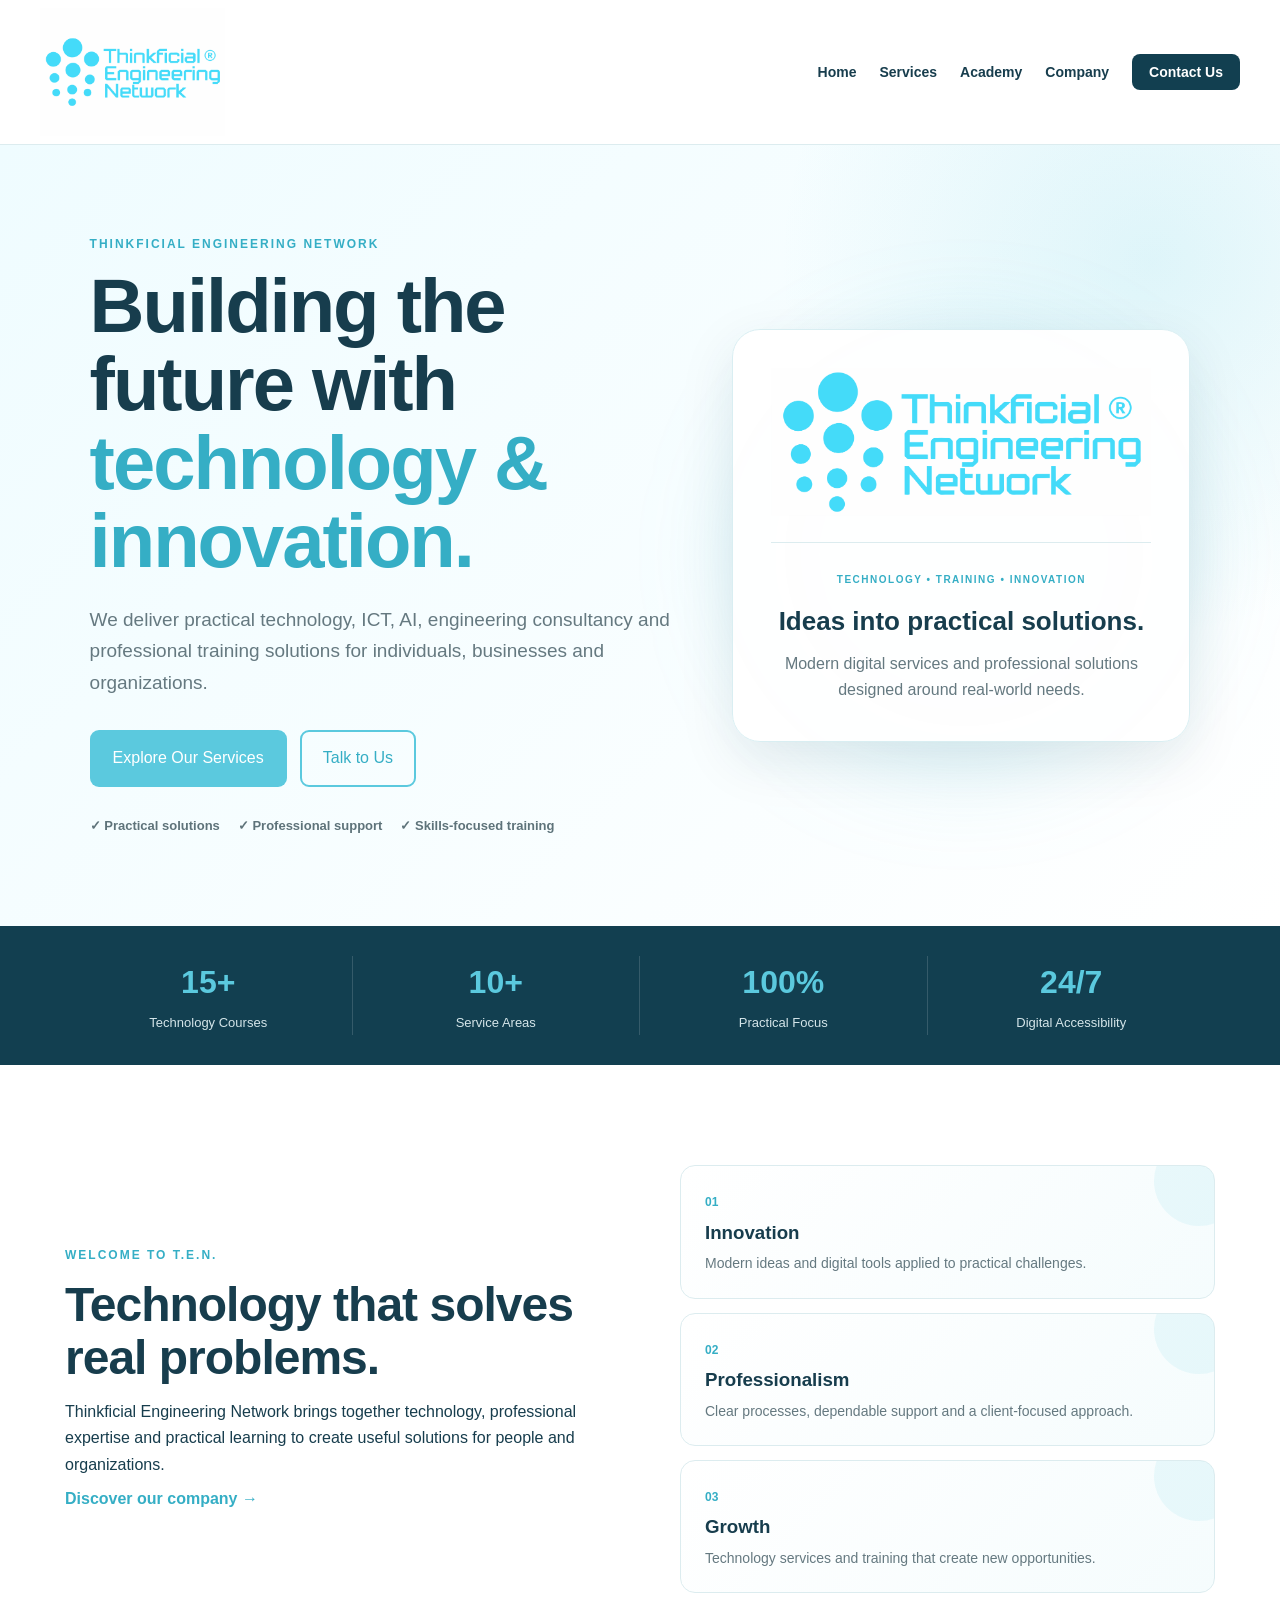
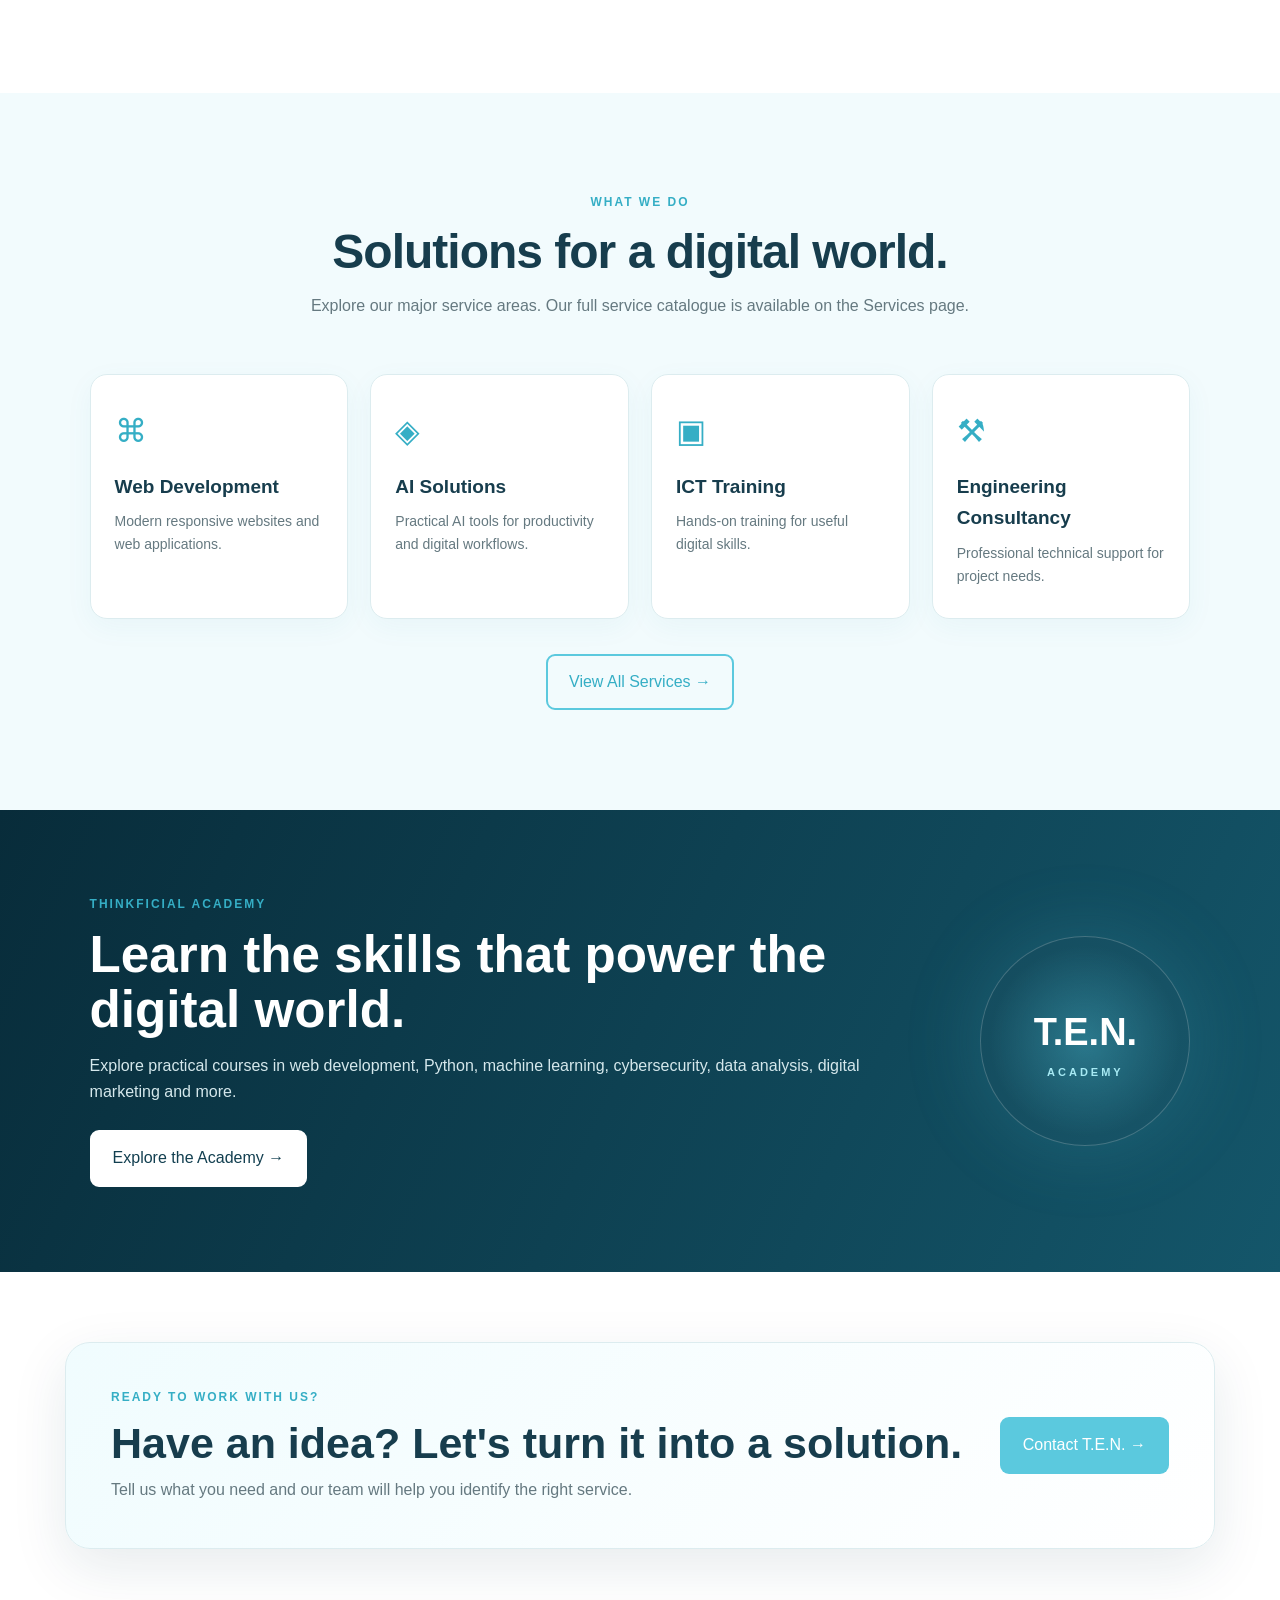
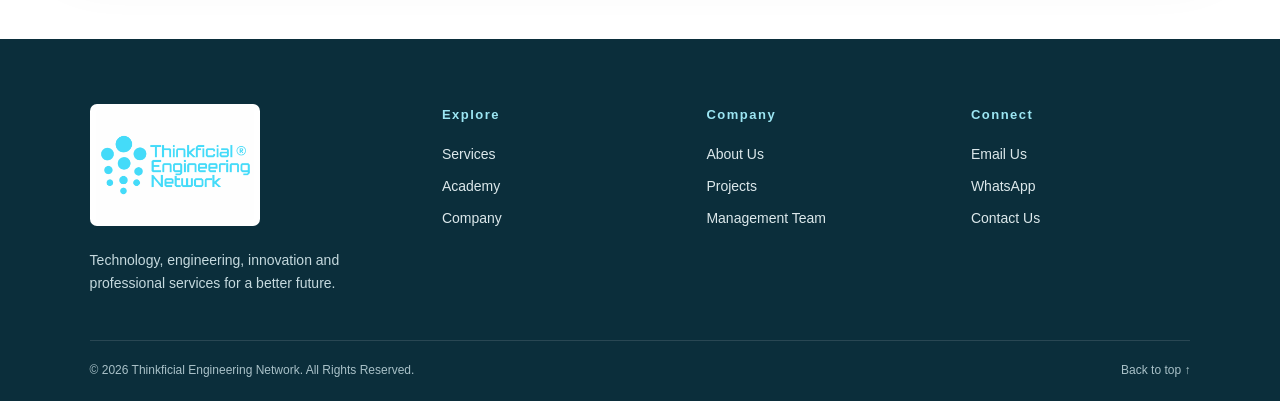
<file: index.html>
<!DOCTYPE html>
<html lang="en">
<head>
<meta charset="UTF-8"><meta name="viewport" content="width=device-width, initial-scale=1.0">
<meta name="description" content="Thinkficial Engineering Network (T.E.N.) — technology, AI, ICT, engineering consultancy and professional training solutions.">
<meta name="theme-color" content="#123f50"><title>Thinkficial Engineering Network | T.E.N.</title>
<link rel="icon" href="TEN Logo.png" type="image/png"><link rel="stylesheet" href="style.css"><script src="app.js" defer></script>
</head>
<body>
<a class="skip-link" href="#main-content">Skip to content</a>
<header class="site-header"><nav class="navbar" aria-label="Main navigation">
<a class="brand" href="index.html"><img src="TEN Logo.png" alt="Thinkficial Engineering Network logo"></a>
<button class="menu-btn" type="button" aria-label="Open navigation menu" aria-expanded="false" aria-controls="navLinks">☰</button>
<ul class="nav-links" id="navLinks">
<li><a href="index.html">Home</a></li><li><a href="services.html">Services</a></li><li><a href="academy.html">Academy</a></li><li><a href="company.html">Company</a></li><li><a class="nav-cta" href="contact.html">Contact Us</a></li>
</ul></nav></header>
<main id="main-content">
<section class="hero home-hero"><div class="hero-content reveal"><p class="eyebrow">THINKFICIAL ENGINEERING NETWORK</p><h1>Building the future with <span>technology & innovation.</span></h1><p class="lead">We deliver practical technology, ICT, AI, engineering consultancy and professional training solutions for individuals, businesses and organizations.</p><div class="hero-actions"><a href="services.html" class="btn btn-primary">Explore Our Services</a><a href="contact.html" class="btn btn-outline">Talk to Us</a></div><div class="hero-trust"><span>✓ Practical solutions</span><span>✓ Professional support</span><span>✓ Skills-focused training</span></div></div>
<div class="hero-visual reveal"><div class="hero-glow"></div><div class="hero-card"><img src="TEN Logo 2.png" alt="Thinkficial Academy and T.E.N."><div class="hero-card-copy"><span>TECHNOLOGY • TRAINING • INNOVATION</span><h2>Ideas into practical solutions.</h2><p>Modern digital services and professional solutions designed around real-world needs.</p></div></div></div></section>
<section class="stats" aria-label="Company highlights"><div class="stats-grid"><div class="stat"><strong>15+</strong><span>Technology Courses</span></div><div class="stat"><strong>10+</strong><span>Service Areas</span></div><div class="stat"><strong>100%</strong><span>Practical Focus</span></div><div class="stat"><strong>24/7</strong><span>Digital Accessibility</span></div></div></section>
<section class="section intro-section"><div class="intro-grid"><div class="section-heading left-heading reveal"><p class="eyebrow">WELCOME TO T.E.N.</p><h2>Technology that solves real problems.</h2><p>Thinkficial Engineering Network brings together technology, professional expertise and practical learning to create useful solutions for people and organizations.</p><a href="company.html" class="text-link">Discover our company →</a></div><div class="mini-features reveal"><article><span>01</span><h3>Innovation</h3><p>Modern ideas and digital tools applied to practical challenges.</p></article><article><span>02</span><h3>Professionalism</h3><p>Clear processes, dependable support and a client-focused approach.</p></article><article><span>03</span><h3>Growth</h3><p>Technology services and training that create new opportunities.</p></article></div></div></section>
<section class="section section-light"><div class="section-heading reveal"><p class="eyebrow">WHAT WE DO</p><h2>Solutions for a digital world.</h2><p>Explore our major service areas. Our full service catalogue is available on the Services page.</p></div><div class="cards teaser-grid"><article class="card reveal"><div class="icon">⌘</div><h3>Web Development</h3><p>Modern responsive websites and web applications.</p></article><article class="card reveal"><div class="icon">◈</div><h3>AI Solutions</h3><p>Practical AI tools for productivity and digital workflows.</p></article><article class="card reveal"><div class="icon">▣</div><h3>ICT Training</h3><p>Hands-on training for useful digital skills.</p></article><article class="card reveal"><div class="icon">⚒</div><h3>Engineering Consultancy</h3><p>Professional technical support for project needs.</p></article></div><div class="center-action"><a href="services.html" class="btn btn-outline">View All Services →</a></div></section>
<section class="split-banner"><div class="split-banner-content reveal"><p class="eyebrow">THINKFICIAL ACADEMY</p><h2>Learn the skills that power the digital world.</h2><p>Explore practical courses in web development, Python, machine learning, cybersecurity, data analysis, digital marketing and more.</p><a href="academy.html" class="btn btn-light">Explore the Academy →</a></div><div class="banner-orb">T.E.N.<small>ACADEMY</small></div></section>
<section class="section home-contact"><div class="home-contact-card reveal"><div><p class="eyebrow">READY TO WORK WITH US?</p><h2>Have an idea? Let's turn it into a solution.</h2><p>Tell us what you need and our team will help you identify the right service.</p></div><a href="contact.html" class="btn btn-primary">Contact T.E.N. →</a></div></section>
</main>
<footer class="footer"><div class="footer-container"><div class="footer-column company"><img src="TEN Logo.png" alt="T.E.N. logo" class="footer-logo"><p>Technology, engineering, innovation and professional services for a better future.</p></div><div class="footer-column"><h3>Explore</h3><a href="services.html">Services</a><a href="academy.html">Academy</a><a href="company.html">Company</a></div><div class="footer-column"><h3>Company</h3><a href="company.html#about">About Us</a><a href="company.html#projects">Projects</a><a href="company.html#team">Management Team</a></div><div class="footer-column"><h3>Connect</h3><a href="mailto:thinkficialengineeringnetwork@gmail.com">Email Us</a><a href="https://wa.me/2349082965308" target="_blank" rel="noopener">WhatsApp</a><a href="contact.html">Contact Us</a></div></div><div class="footer-bottom"><p>© 2026 Thinkficial Engineering Network. All Rights Reserved.</p><a href="index.html">Back to top ↑</a></div></footer>
</body></html>
</file>
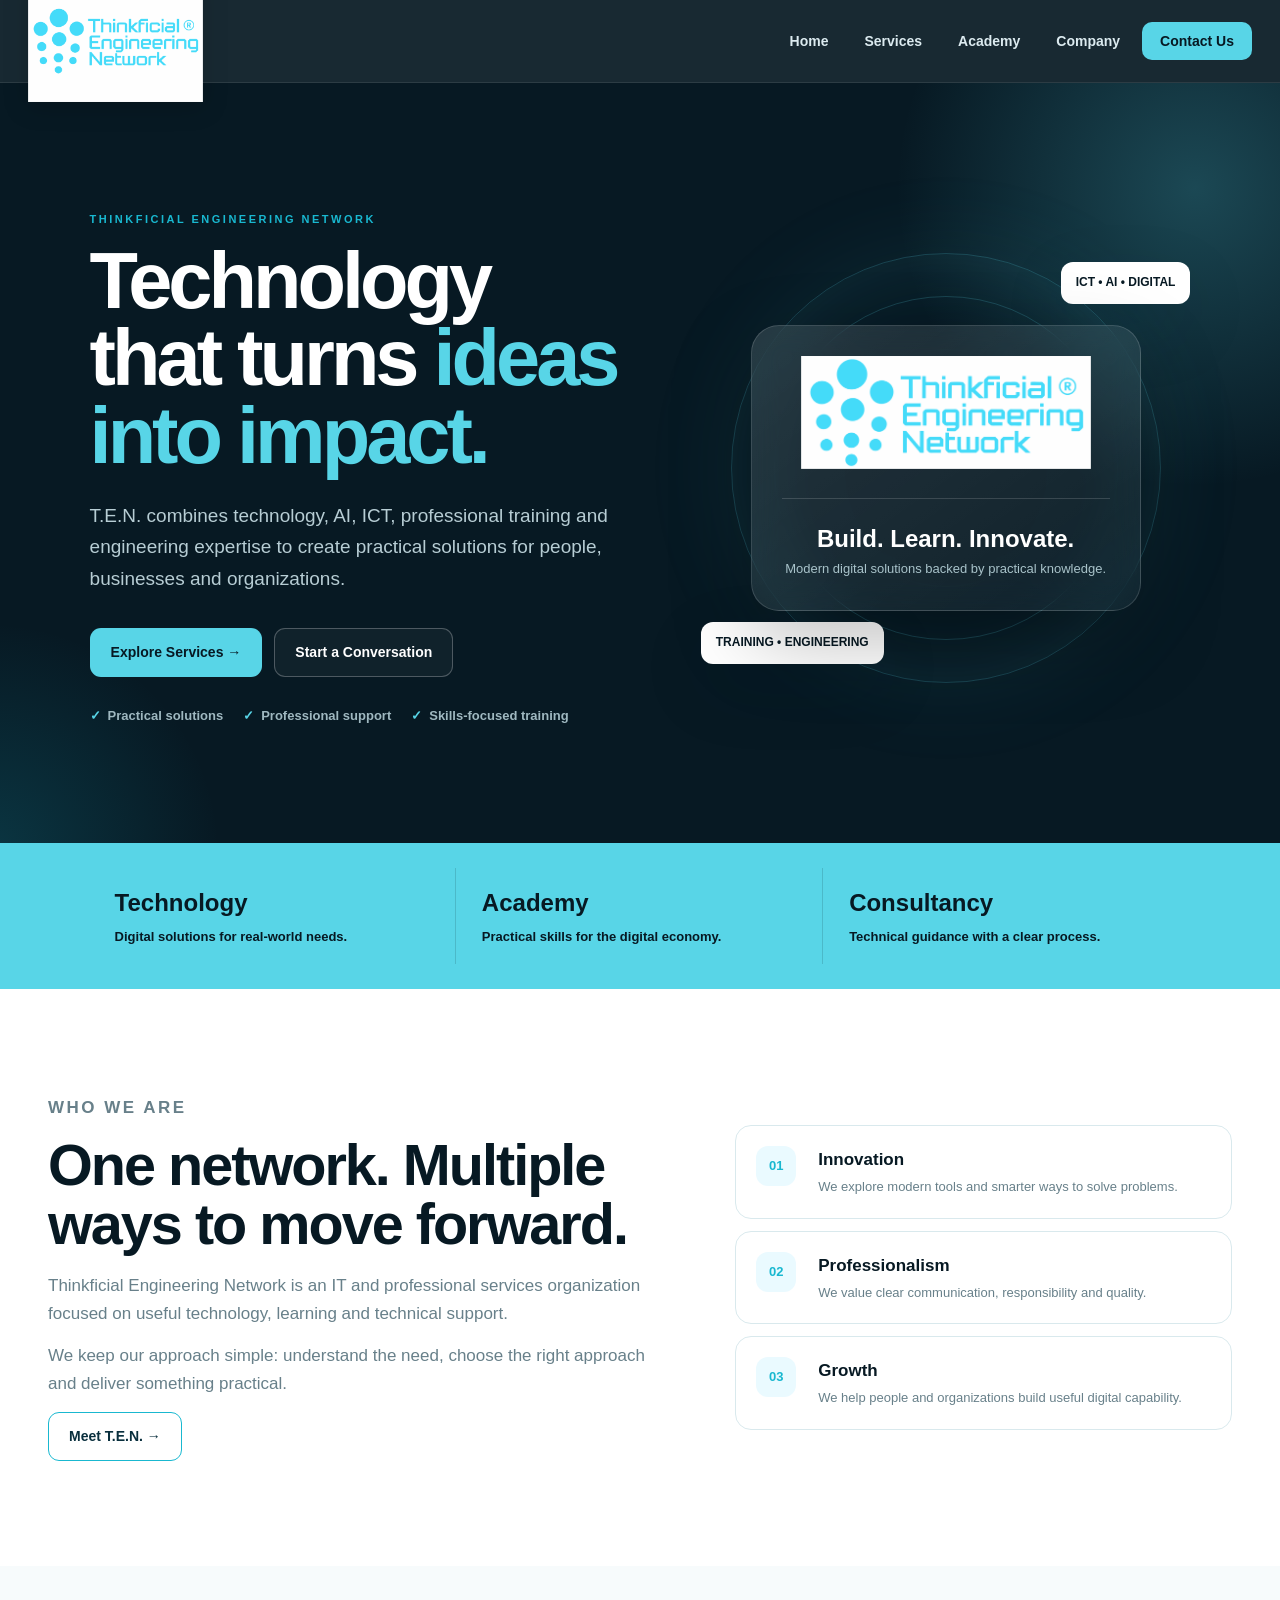
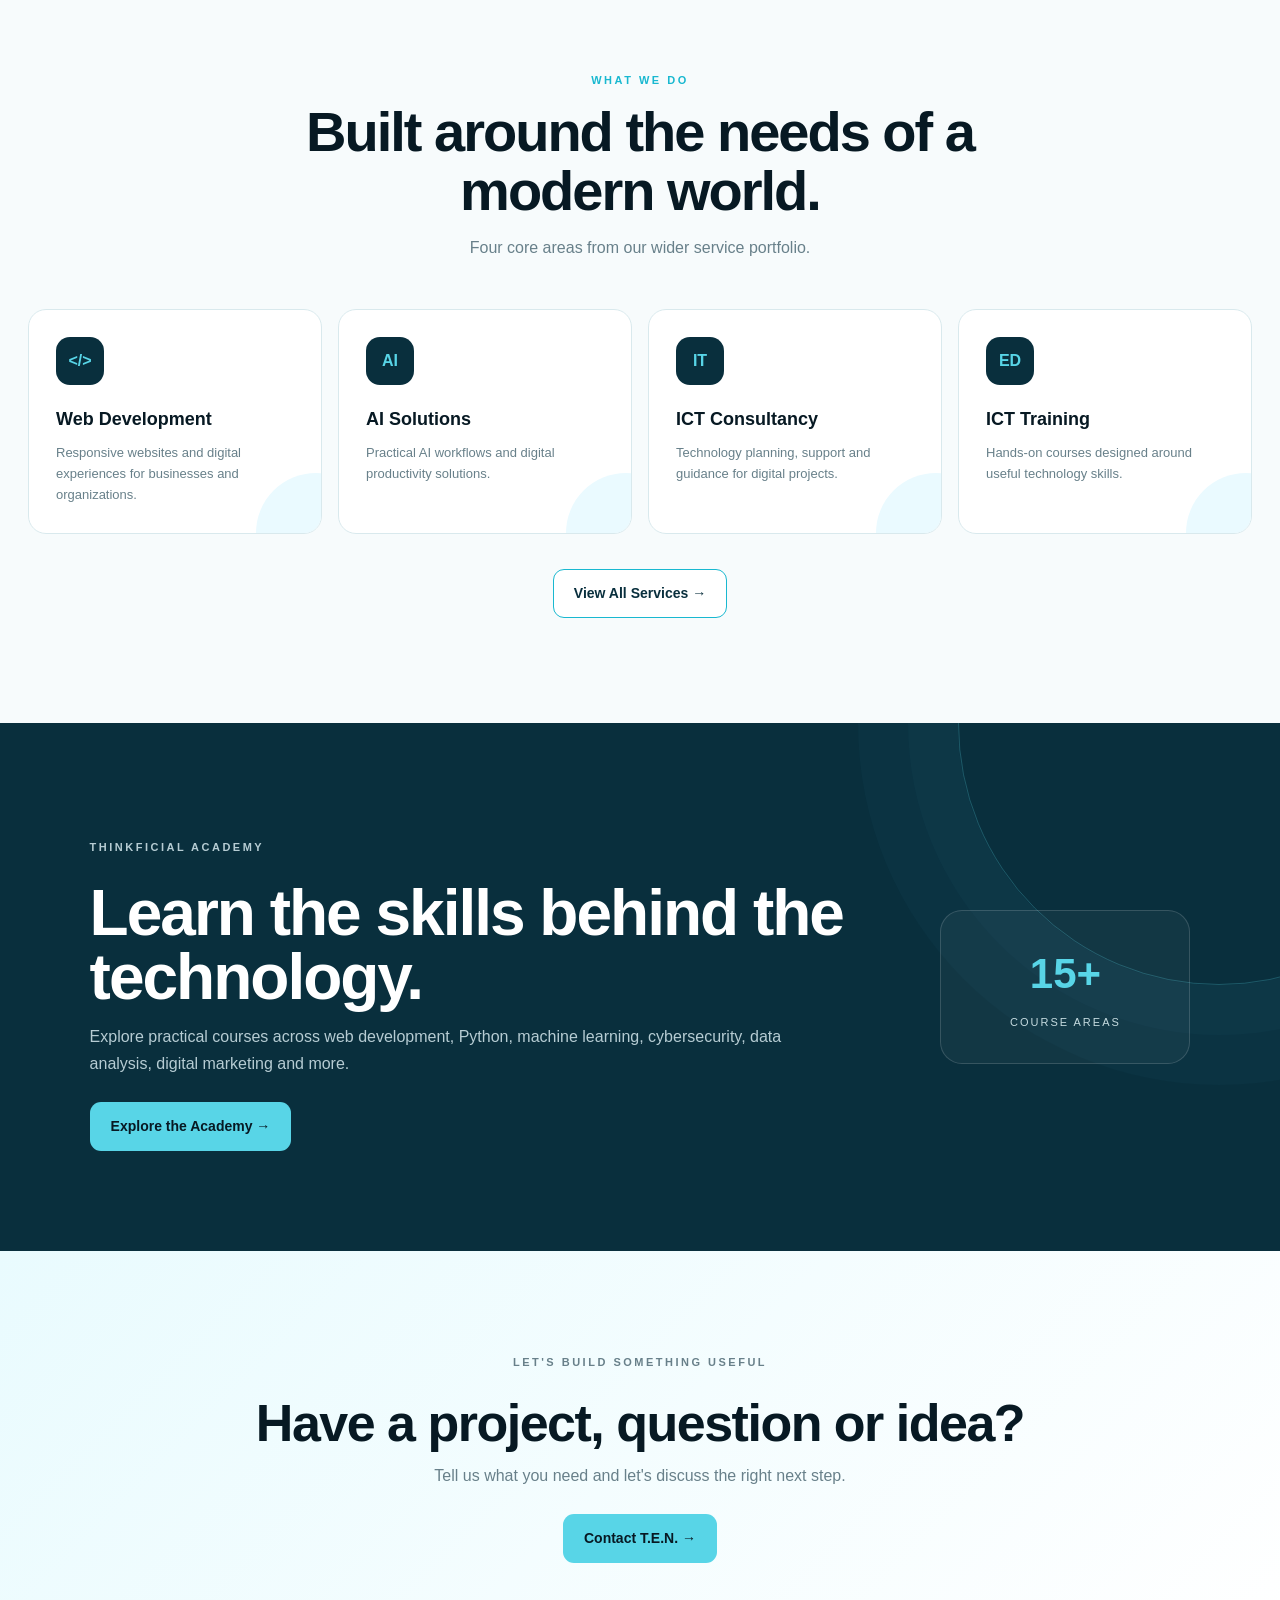
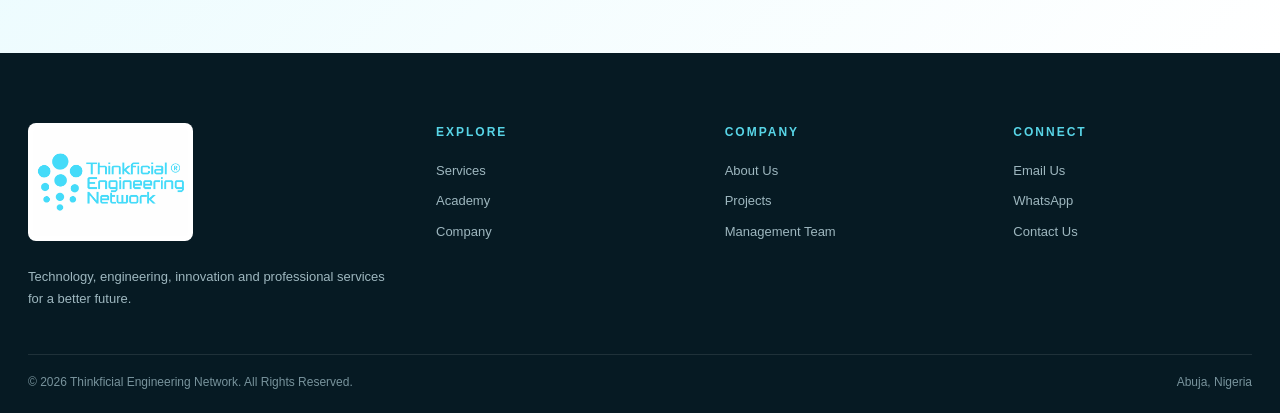
<file: didactic-dollop-main/index.html>
<!doctype html><html lang="en"><head><meta charset="utf-8"><meta name="viewport" content="width=device-width,initial-scale=1"><meta name="description" content="Thinkficial Engineering Network — technology, ICT, AI, training and engineering solutions."><meta name="theme-color" content="#071923"><title>Thinkficial Engineering Network | T.E.N.</title><link rel="icon" href="TEN Logo.png"><link rel="stylesheet" href="style.css"><script src="app.js" defer></script></head><body>
<a class="skip-link" href="#main">Skip to content</a><header class="site-header"><nav class="navbar"><a class="brand" href="index.html"><img src="TEN Logo.png" alt="Thinkficial Engineering Network"></a><button class="menu-btn" aria-label="Open menu" aria-expanded="false" aria-controls="navLinks">☰</button><ul class="nav-links" id="navLinks"><li><a href="index.html">Home</a></li><li><a href="services.html">Services</a></li><li><a href="academy.html">Academy</a></li><li><a href="company.html">Company</a></li><li><a class="nav-cta" href="contact.html">Contact Us</a></li></ul></nav></header>
<main id="main">
<section class="hero"><div class="hero-content reveal"><p class="eyebrow">THINKFICIAL ENGINEERING NETWORK</p><h1>Technology that turns <span>ideas into impact.</span></h1><p class="lead">T.E.N. combines technology, AI, ICT, professional training and engineering expertise to create practical solutions for people, businesses and organizations.</p><div class="hero-actions"><a class="btn btn-primary" href="services.html">Explore Services →</a><a class="btn btn-outline-light" href="contact.html">Start a Conversation</a></div><div class="hero-points"><span>Practical solutions</span><span>Professional support</span><span>Skills-focused training</span></div></div><div class="hero-visual"><div class="hero-panel"><div class="orb"></div><span class="floating-tag tag1">ICT • AI • DIGITAL</span><span class="floating-tag tag2">TRAINING • ENGINEERING</span><div class="hero-logo-card"><img src="TEN Logo 2.png" alt="T.E.N. technology and academy"><div class="mini-line"></div><h3>Build. Learn. Innovate.</h3><p>Modern digital solutions backed by practical knowledge.</p></div></div></div></section>
<section class="feature-band"><div class="feature-band-inner"><div class="feature-item"><strong>Technology</strong><span>Digital solutions for real-world needs.</span></div><div class="feature-item"><strong>Academy</strong><span>Practical skills for the digital economy.</span></div><div class="feature-item"><strong>Consultancy</strong><span>Technical guidance with a clear process.</span></div></div></section>
<section class="section"><div class="intro-grid"><div class="intro-copy reveal"><p class="eyebrow">WHO WE ARE</p><h2>One network. Multiple ways to move forward.</h2><p>Thinkficial Engineering Network is an IT and professional services organization focused on useful technology, learning and technical support.</p><p>We keep our approach simple: understand the need, choose the right approach and deliver something practical.</p><a class="btn btn-outline" href="company.html">Meet T.E.N. →</a></div><div class="number-list reveal"><article><b>01</b><div><h3>Innovation</h3><p>We explore modern tools and smarter ways to solve problems.</p></div></article><article><b>02</b><div><h3>Professionalism</h3><p>We value clear communication, responsibility and quality.</p></div></article><article><b>03</b><div><h3>Growth</h3><p>We help people and organizations build useful digital capability.</p></div></article></div></div></section>
<section class="section alt"><div class="section-heading"><p class="eyebrow">WHAT WE DO</p><h2>Built around the needs of a modern world.</h2><p>Four core areas from our wider service portfolio.</p></div><div class="service-preview"><article class="service-card"><div class="service-icon">&lt;/&gt;</div><h3>Web Development</h3><p>Responsive websites and digital experiences for businesses and organizations.</p></article><article class="service-card"><div class="service-icon">AI</div><h3>AI Solutions</h3><p>Practical AI workflows and digital productivity solutions.</p></article><article class="service-card"><div class="service-icon">IT</div><h3>ICT Consultancy</h3><p>Technology planning, support and guidance for digital projects.</p></article><article class="service-card"><div class="service-icon">ED</div><h3>ICT Training</h3><p>Hands-on courses designed around useful technology skills.</p></article></div><div class="section-link"><a class="btn btn-outline" href="services.html">View All Services →</a></div></section>
<section class="dark-banner"><div class="dark-inner"><div><p class="eyebrow">THINKFICIAL ACADEMY</p><h2>Learn the skills behind the technology.</h2><p>Explore practical courses across web development, Python, machine learning, cybersecurity, data analysis, digital marketing and more.</p><a class="btn btn-primary" href="academy.html">Explore the Academy →</a></div><div class="academy-pill"><strong>15+</strong><span>COURSE AREAS</span></div></div></section>
<section class="cta"><p class="eyebrow">LET'S BUILD SOMETHING USEFUL</p><h2>Have a project, question or idea?</h2><p>Tell us what you need and let's discuss the right next step.</p><a class="btn btn-primary" href="contact.html">Contact T.E.N. →</a></section>
</main>
<footer class="footer"><div class="footer-container"><div class="footer-column"><img class="footer-logo" src="TEN Logo.png" alt="T.E.N. logo"><p>Technology, engineering, innovation and professional services for a better future.</p></div><div class="footer-column"><h3>Explore</h3><a href="services.html">Services</a><a href="academy.html">Academy</a><a href="company.html">Company</a></div><div class="footer-column"><h3>Company</h3><a href="company.html#about">About Us</a><a href="company.html#projects">Projects</a><a href="company.html#team">Management Team</a></div><div class="footer-column"><h3>Connect</h3><a href="mailto:thinkficialengineeringnetwork@gmail.com">Email Us</a><a href="https://wa.me/2349082965308" target="_blank" rel="noopener">WhatsApp</a><a href="contact.html">Contact Us</a></div></div><div class="footer-bottom"><span>© 2026 Thinkficial Engineering Network. All Rights Reserved.</span><span>Abuja, Nigeria</span></div></footer>
</body></html>
</file>
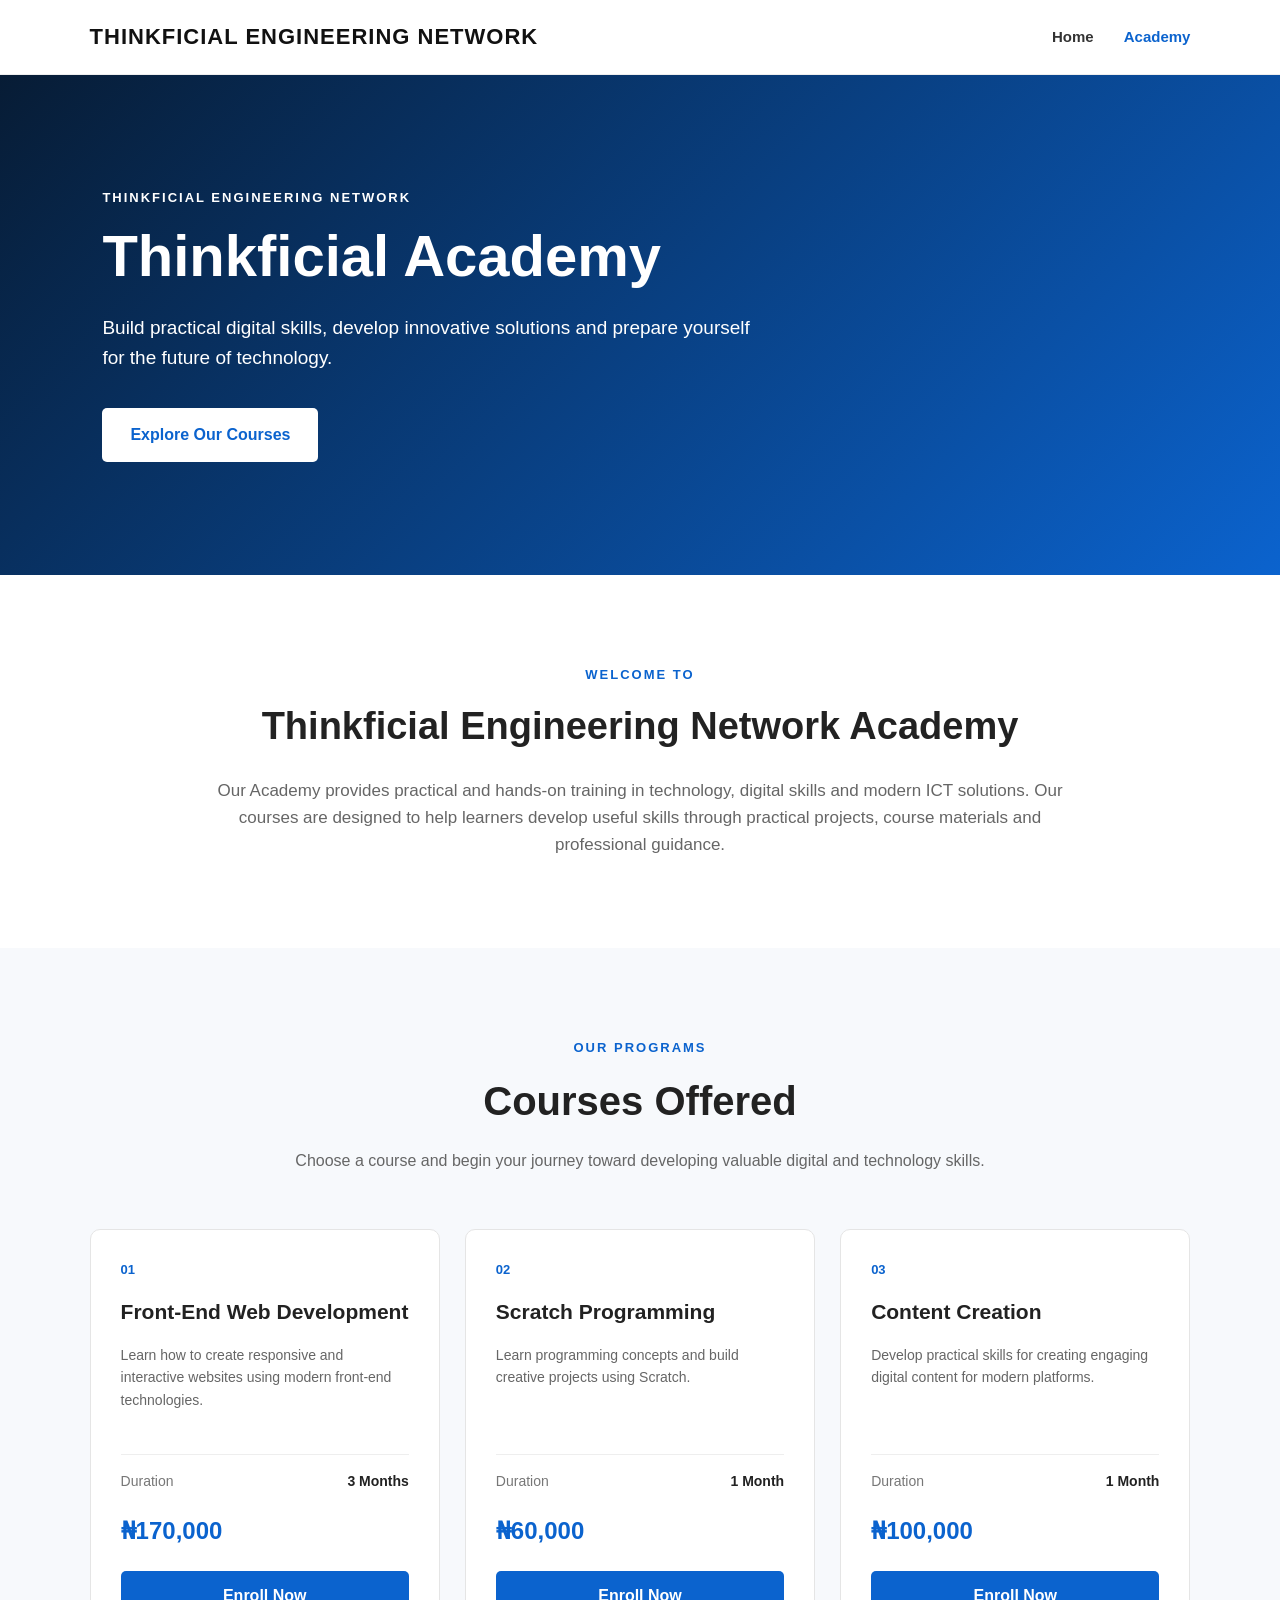
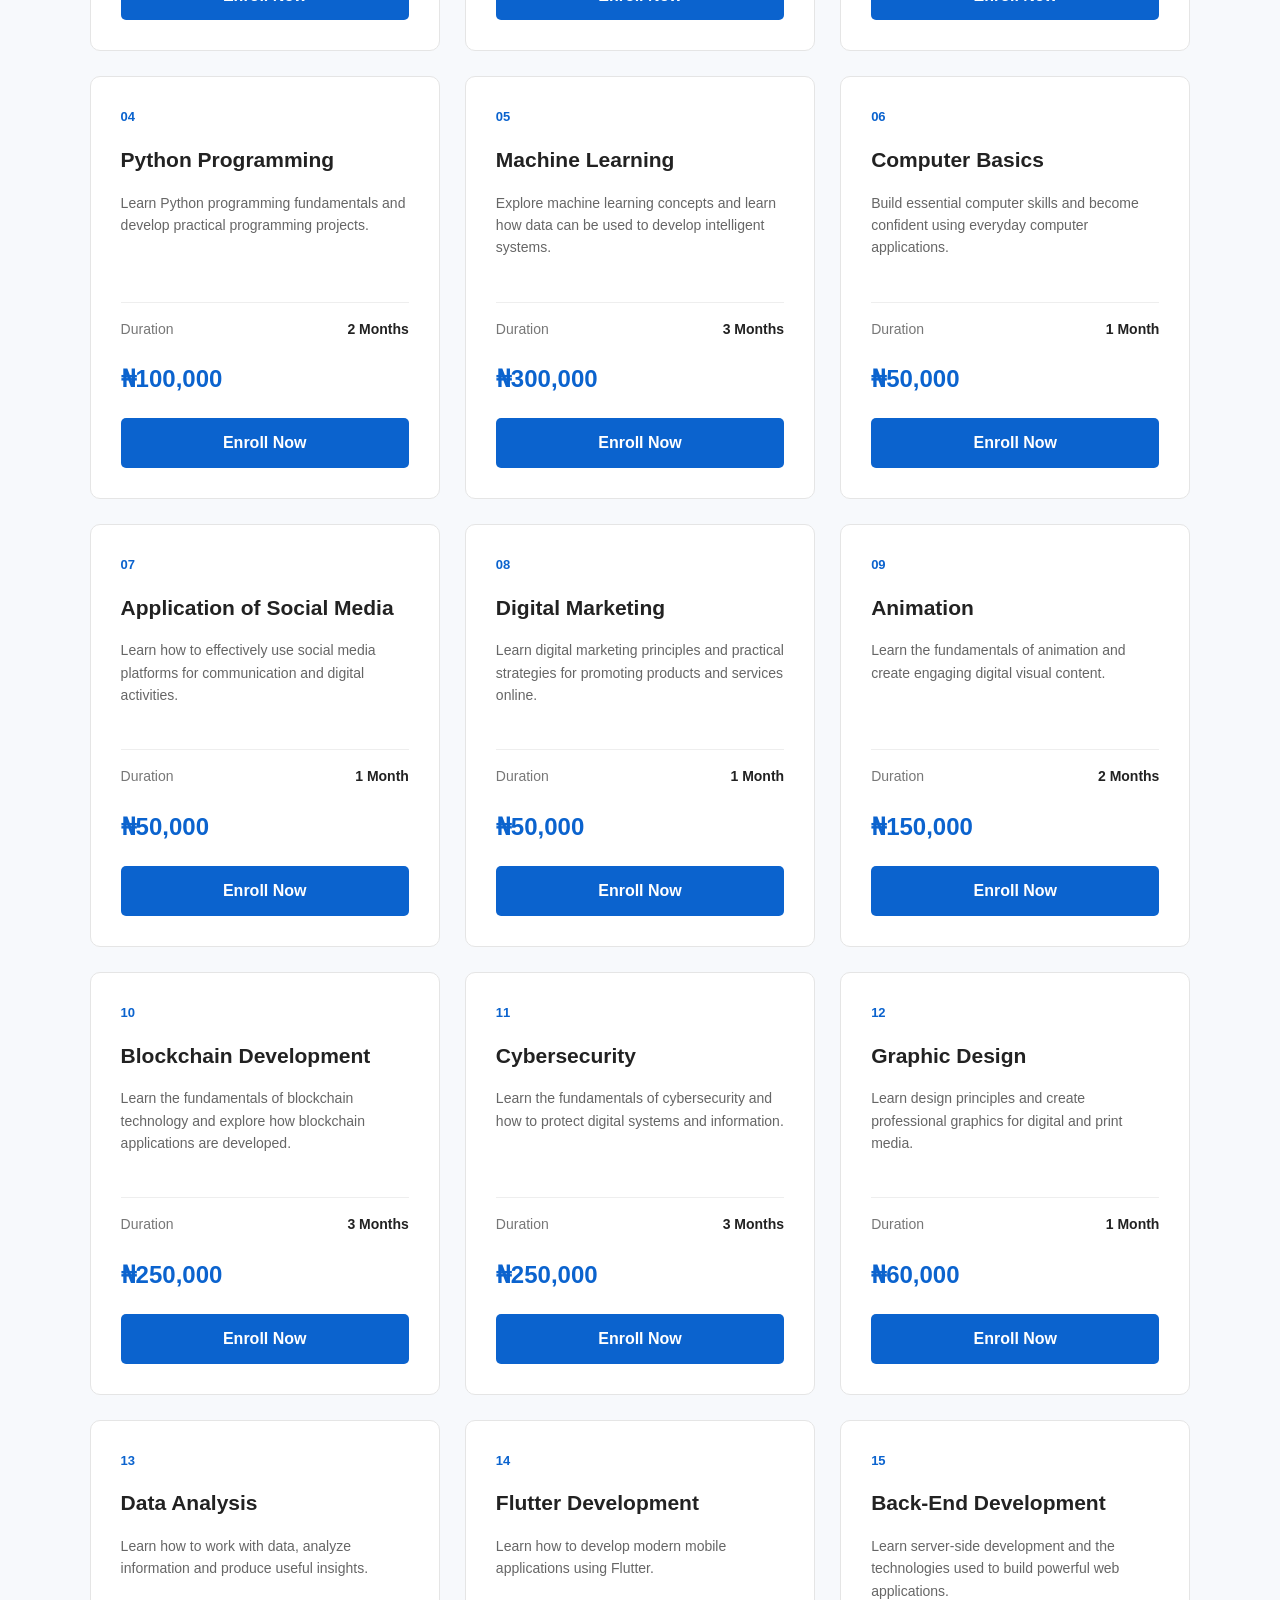
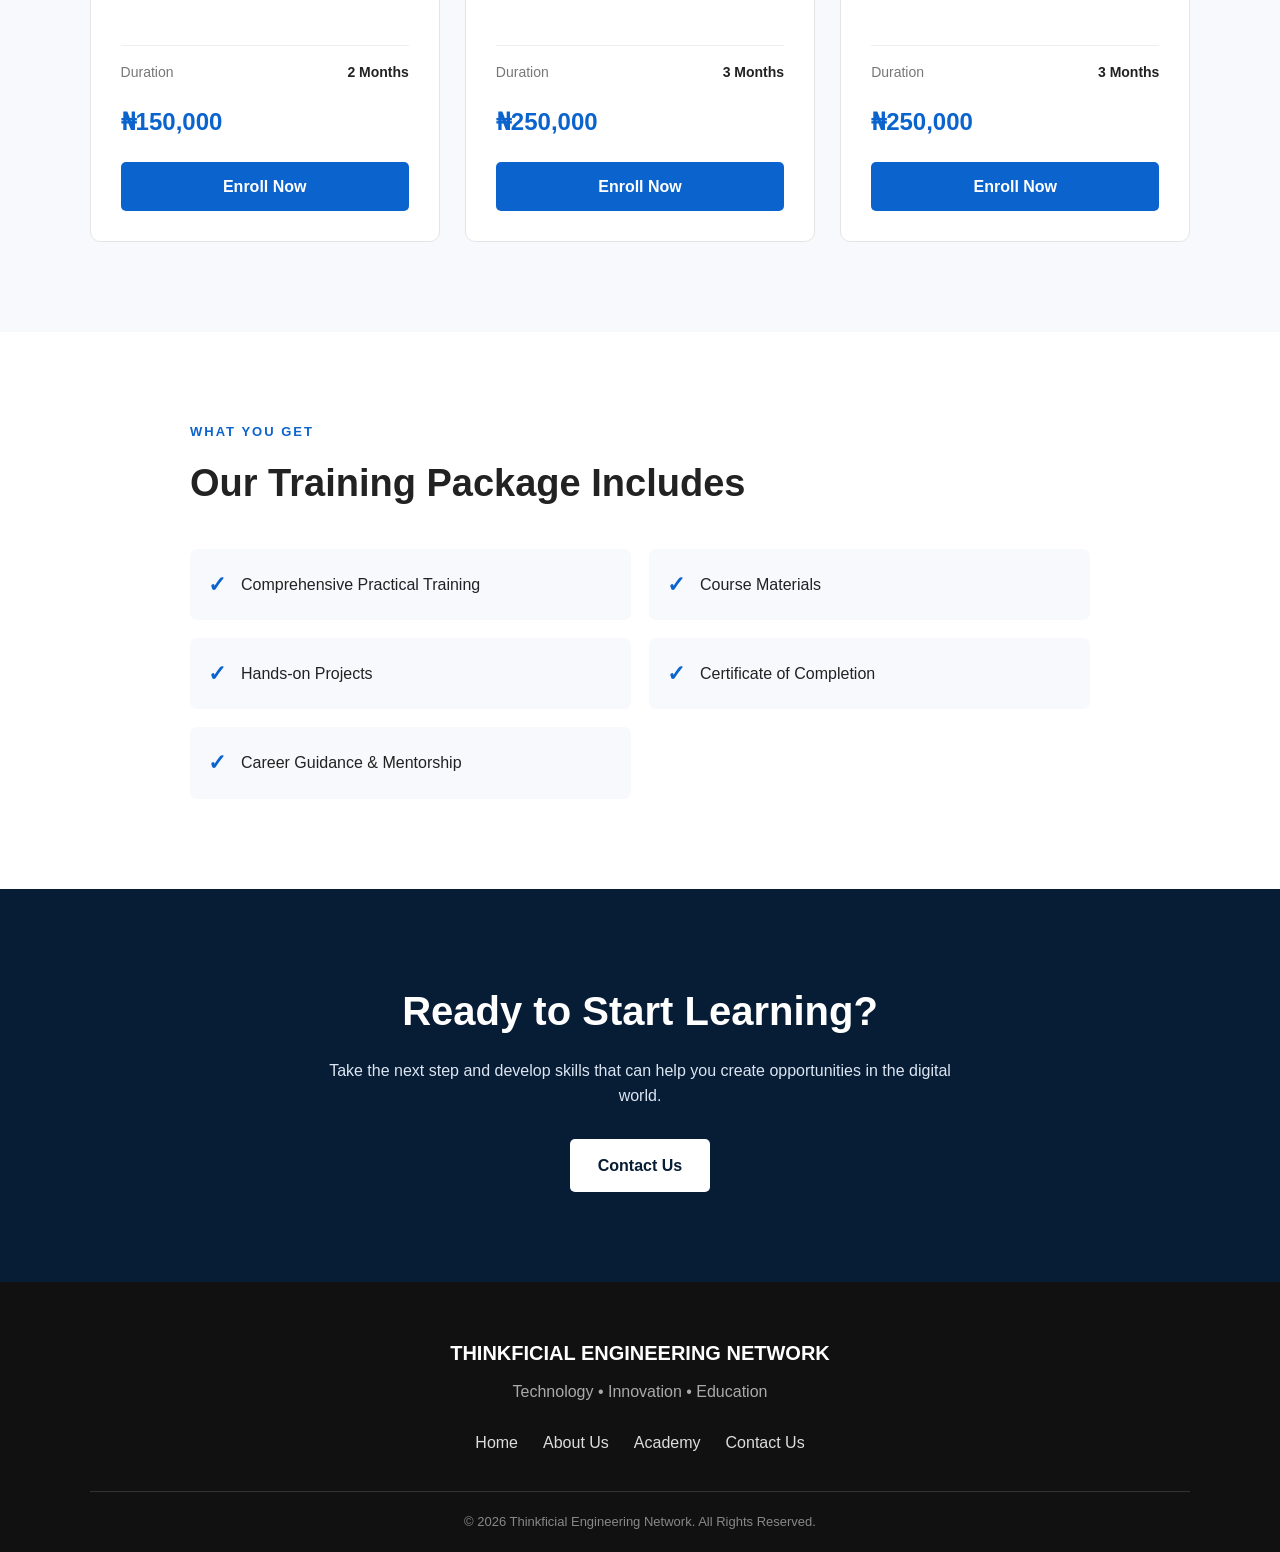
<file: academy.html>
<!DOCTYPE html>
<html lang="en">
<head>
    <meta charset="UTF-8">
    <meta name="viewport" content="width=device-width, initial-scale=1.0">

    <title>Thinkficial Academy</title>

    <link rel="stylesheet" href="academy.css">
</head>

<body>

    <!-- NAVBAR -->
    <header class="navbar">

        <div class="logo">
            THINKFICIAL ENGINEERING NETWORK
        </div>

        <nav>
            <a href="index.html">Home</a>
            <a href="academy.html" class="active">Academy</a>
        </nav>

    </header>


    <!-- HERO SECTION -->
    <section class="academy-hero">

        <div class="hero-content">

            <p class="small-title">THINKFICIAL ENGINEERING NETWORK</p>

            <h1>Thinkficial Academy</h1>

            <p>
                Build practical digital skills, develop innovative solutions
                and prepare yourself for the future of technology.
            </p>

            <a href="#courses" class="hero-button">
                Explore Our Courses
            </a>

        </div>

    </section>


    <!-- INTRODUCTION -->
    <section class="academy-intro">

        <p class="section-label">WELCOME TO</p>

        <h2>Thinkficial Engineering Network Academy</h2>

        <p>
            Our Academy provides practical and hands-on training in technology,
            digital skills and modern ICT solutions. Our courses are designed
            to help learners develop useful skills through practical projects,
            course materials and professional guidance.
        </p>

    </section>


    <!-- COURSES -->
    <section class="courses-section" id="courses">

        <div class="section-heading">

            <p class="section-label">OUR PROGRAMS</p>

            <h2>Courses Offered</h2>

            <p>
                Choose a course and begin your journey toward developing
                valuable digital and technology skills.
            </p>

        </div>


        <div class="courses-container">


            <!-- COURSE 1 -->
            <div class="course-card">

                <div class="course-number">01</div>

                <h3>Front-End Web Development</h3>

                <p>
                    Learn how to create responsive and interactive websites
                    using modern front-end technologies.
                </p>

                <div class="course-info">
                    <span>Duration</span>
                    <strong>3 Months</strong>
                </div>

                <div class="course-price">
                    ₦170,000
                </div>

                <a href="./index.html#contact" class="enroll-button">
                    Enroll Now
                </a>

            </div>


            <!-- COURSE 2 -->
            <div class="course-card">

                <div class="course-number">02</div>

                <h3>Scratch Programming</h3>

                <p>
                    Learn programming concepts and build creative projects
                    using Scratch.
                </p>

                <div class="course-info">
                    <span>Duration</span>
                    <strong>1 Month</strong>
                </div>

                <div class="course-price">
                    ₦60,000
                </div>

                <a href="./index.html#contact" class="enroll-button">
                    Enroll Now
                </a>

            </div>


            <!-- COURSE 3 -->
            <div class="course-card">

                <div class="course-number">03</div>

                <h3>Content Creation</h3>

                <p>
                    Develop practical skills for creating engaging digital
                    content for modern platforms.
                </p>

                <div class="course-info">
                    <span>Duration</span>
                    <strong>1 Month</strong>
                </div>

                <div class="course-price">
                    ₦100,000
                </div>

                <a href="./index.html#contact" class="enroll-button">
                    Enroll Now
                </a>

            </div>


            <!-- COURSE 4 -->
            <div class="course-card">

                <div class="course-number">04</div>

                <h3>Python Programming</h3>

                <p>
                    Learn Python programming fundamentals and develop
                    practical programming projects.
                </p>

                <div class="course-info">
                    <span>Duration</span>
                    <strong>2 Months</strong>
                </div>

                <div class="course-price">
                    ₦100,000
                </div>

                <a href="./index.html#contact" class="enroll-button">
                    Enroll Now
                </a>

            </div>


            <!-- COURSE 5 -->
            <div class="course-card">

                <div class="course-number">05</div>

                <h3>Machine Learning</h3>

                <p>
                    Explore machine learning concepts and learn how data
                    can be used to develop intelligent systems.
                </p>

                <div class="course-info">
                    <span>Duration</span>
                    <strong>3 Months</strong>
                </div>

                <div class="course-price">
                    ₦300,000
                </div>

                <a href="./index.html#contact" class="enroll-button">
                    Enroll Now
                </a>

            </div>


            <!-- COURSE 6 -->
            <div class="course-card">

                <div class="course-number">06</div>

                <h3>Computer Basics</h3>

                <p>
                    Build essential computer skills and become confident
                    using everyday computer applications.
                </p>

                <div class="course-info">
                    <span>Duration</span>
                    <strong>1 Month</strong>
                </div>

                <div class="course-price">
                    ₦50,000
                </div>

                <a href="./index.html#contact" class="enroll-button">
                    Enroll Now
                </a>

            </div>


            <!-- COURSE 7 -->
            <div class="course-card">

                <div class="course-number">07</div>

                <h3>Application of Social Media</h3>

                <p>
                    Learn how to effectively use social media platforms
                    for communication and digital activities.
                </p>

                <div class="course-info">
                    <span>Duration</span>
                    <strong>1 Month</strong>
                </div>

                <div class="course-price">
                    ₦50,000
                </div>

                <a href="./index.html#contact" class="enroll-button">
                    Enroll Now
                </a>

            </div>


            <!-- COURSE 8 -->
            <div class="course-card">

                <div class="course-number">08</div>

                <h3>Digital Marketing</h3>

                <p>
                    Learn digital marketing principles and practical
                    strategies for promoting products and services online.
                </p>

                <div class="course-info">
                    <span>Duration</span>
                    <strong>1 Month</strong>
                </div>

                <div class="course-price">
                    ₦50,000
                </div>

                <a href="./index.html#contact" class="enroll-button">
                    Enroll Now
                </a>

            </div>


            <!-- COURSE 9 -->
            <div class="course-card">

                <div class="course-number">09</div>

                <h3>Animation</h3>

                <p>
                    Learn the fundamentals of animation and create engaging
                    digital visual content.
                </p>

                <div class="course-info">
                    <span>Duration</span>
                    <strong>2 Months</strong>
                </div>

                <div class="course-price">
                    ₦150,000
                </div>

                <a href="./index.html#contact" class="enroll-button">
                    Enroll Now
                </a>

            </div>


            <!-- COURSE 10 -->
            <div class="course-card">

                <div class="course-number">10</div>

                <h3>Blockchain Development</h3>

                <p>
                    Learn the fundamentals of blockchain technology and
                    explore how blockchain applications are developed.
                </p>

                <div class="course-info">
                    <span>Duration</span>
                    <strong>3 Months</strong>
                </div>

                <div class="course-price">
                    ₦250,000
                </div>

                <a href="./index.html#contact" class="enroll-button">
                    Enroll Now
                </a>

            </div>


            <!-- COURSE 11 -->
            <div class="course-card">

                <div class="course-number">11</div>

                <h3>Cybersecurity</h3>

                <p>
                    Learn the fundamentals of cybersecurity and how to
                    protect digital systems and information.
                </p>

                <div class="course-info">
                    <span>Duration</span>
                    <strong>3 Months</strong>
                </div>

                <div class="course-price">
                    ₦250,000
                </div>

                <a href="./index.html#contact" class="enroll-button">
                    Enroll Now
                </a>

            </div>


            <!-- COURSE 12 -->
            <div class="course-card">

                <div class="course-number">12</div>

                <h3>Graphic Design</h3>

                <p>
                    Learn design principles and create professional
                    graphics for digital and print media.
                </p>

                <div class="course-info">
                    <span>Duration</span>
                    <strong>1 Month</strong>
                </div>

                <div class="course-price">
                    ₦60,000
                </div>

                <a href="./index.html#contact" class="enroll-button">
                    Enroll Now
                </a>

            </div>


            <!-- COURSE 13 -->
            <div class="course-card">

                <div class="course-number">13</div>

                <h3>Data Analysis</h3>

                <p>
                    Learn how to work with data, analyze information and
                    produce useful insights.
                </p>

                <div class="course-info">
                    <span>Duration</span>
                    <strong>2 Months</strong>
                </div>

                <div class="course-price">
                    ₦150,000
                </div>

                <a href="./index.html#contact" class="enroll-button">
                    Enroll Now
                </a>

            </div>


            <!-- COURSE 14 -->
            <div class="course-card">

                <div class="course-number">14</div>

                <h3>Flutter Development</h3>

                <p>
                    Learn how to develop modern mobile applications
                    using Flutter.
                </p>

                <div class="course-info">
                    <span>Duration</span>
                    <strong>3 Months</strong>
                </div>

                <div class="course-price">
                    ₦250,000
                </div>

                <a href="./index.html#contact" class="enroll-button">
                    Enroll Now
                </a>

            </div>


            <!-- COURSE 15 -->
            <div class="course-card">

                <div class="course-number">15</div>

                <h3>Back-End Development</h3>

                <p>
                    Learn server-side development and the technologies
                    used to build powerful web applications.
                </p>

                <div class="course-info">
                    <span>Duration</span>
                    <strong>3 Months</strong>
                </div>

                <div class="course-price">
                    ₦250,000
                </div>

                <a href="./index.html#contact" class="enroll-button">
                    Enroll Now
                </a>

            </div>

        </div>

    </section>


    <!-- PACKAGE SECTION -->
    <section class="package-section">

        <div class="package-content">

            <p class="section-label">WHAT YOU GET</p>

            <h2>Our Training Package Includes</h2>

            <div class="package-list">

                <div class="package-item">
                    <span>✓</span>
                    <p>Comprehensive Practical Training</p>
                </div>

                <div class="package-item">
                    <span>✓</span>
                    <p>Course Materials</p>
                </div>

                <div class="package-item">
                    <span>✓</span>
                    <p>Hands-on Projects</p>
                </div>

                <div class="package-item">
                    <span>✓</span>
                    <p>Certificate of Completion</p>
                </div>

                <div class="package-item">
                    <span>✓</span>
                    <p>Career Guidance & Mentorship</p>
                </div>

            </div>

        </div>

    </section>


    <!-- CTA -->
    <section class="academy-cta">

        <h2>Ready to Start Learning?</h2>

        <p>
            Take the next step and develop skills that can help you
            create opportunities in the digital world.
        </p>

        <a href="index.html#contact" class="cta-button">
            Contact Us
        </a>

    </section>


    <!-- FOOTER -->
    <footer>

        <div class="footer-content">

            <h3>THINKFICIAL ENGINEERING NETWORK</h3>

            <p>
                Technology • Innovation • Education
            </p>

            <div class="footer-links">
                <a href="index.html">Home</a>
                <a href="index.html#about">About Us</a>
                <a href="academy.html">Academy</a>
                <a href="index.html#contact">Contact Us</a>
            </div>

        </div>

        <div class="footer-bottom">
            © 2026 Thinkficial Engineering Network. All Rights Reserved.
        </div>

    </footer>


</body>
</html>
</file>
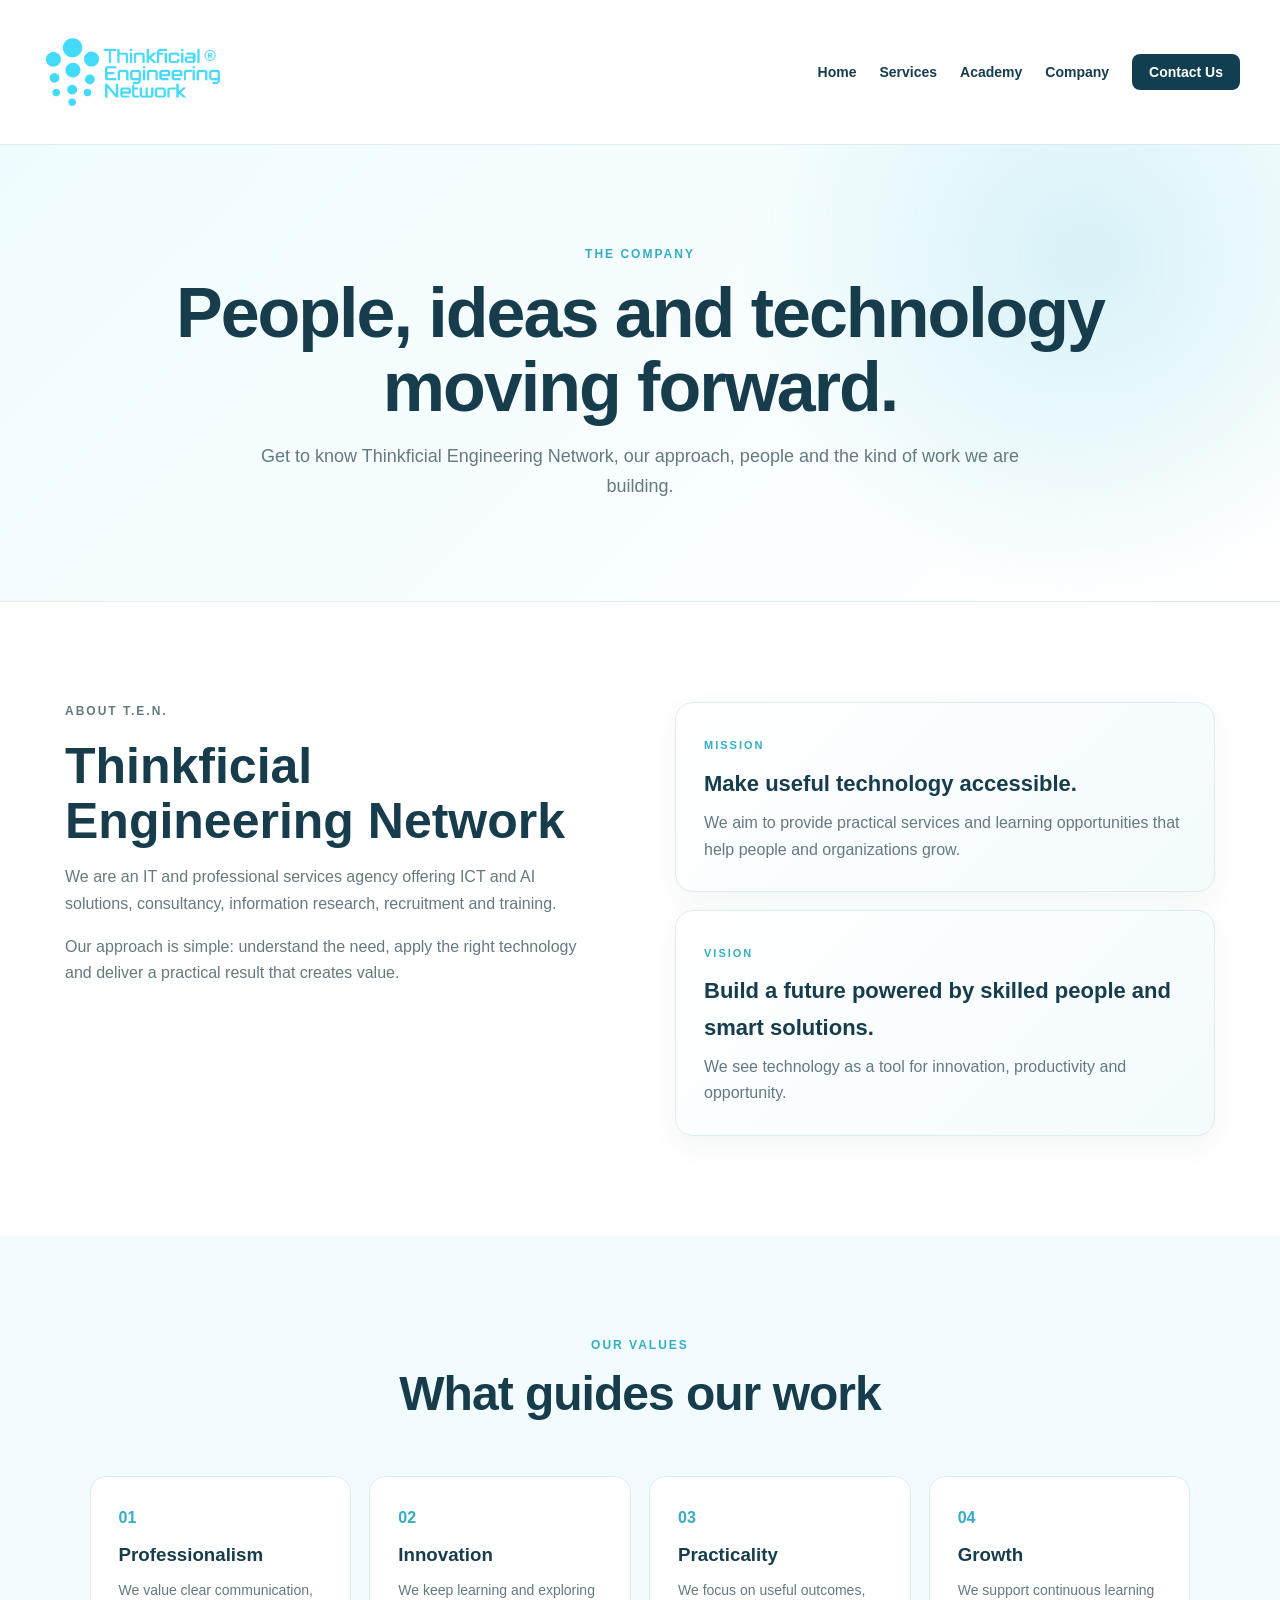
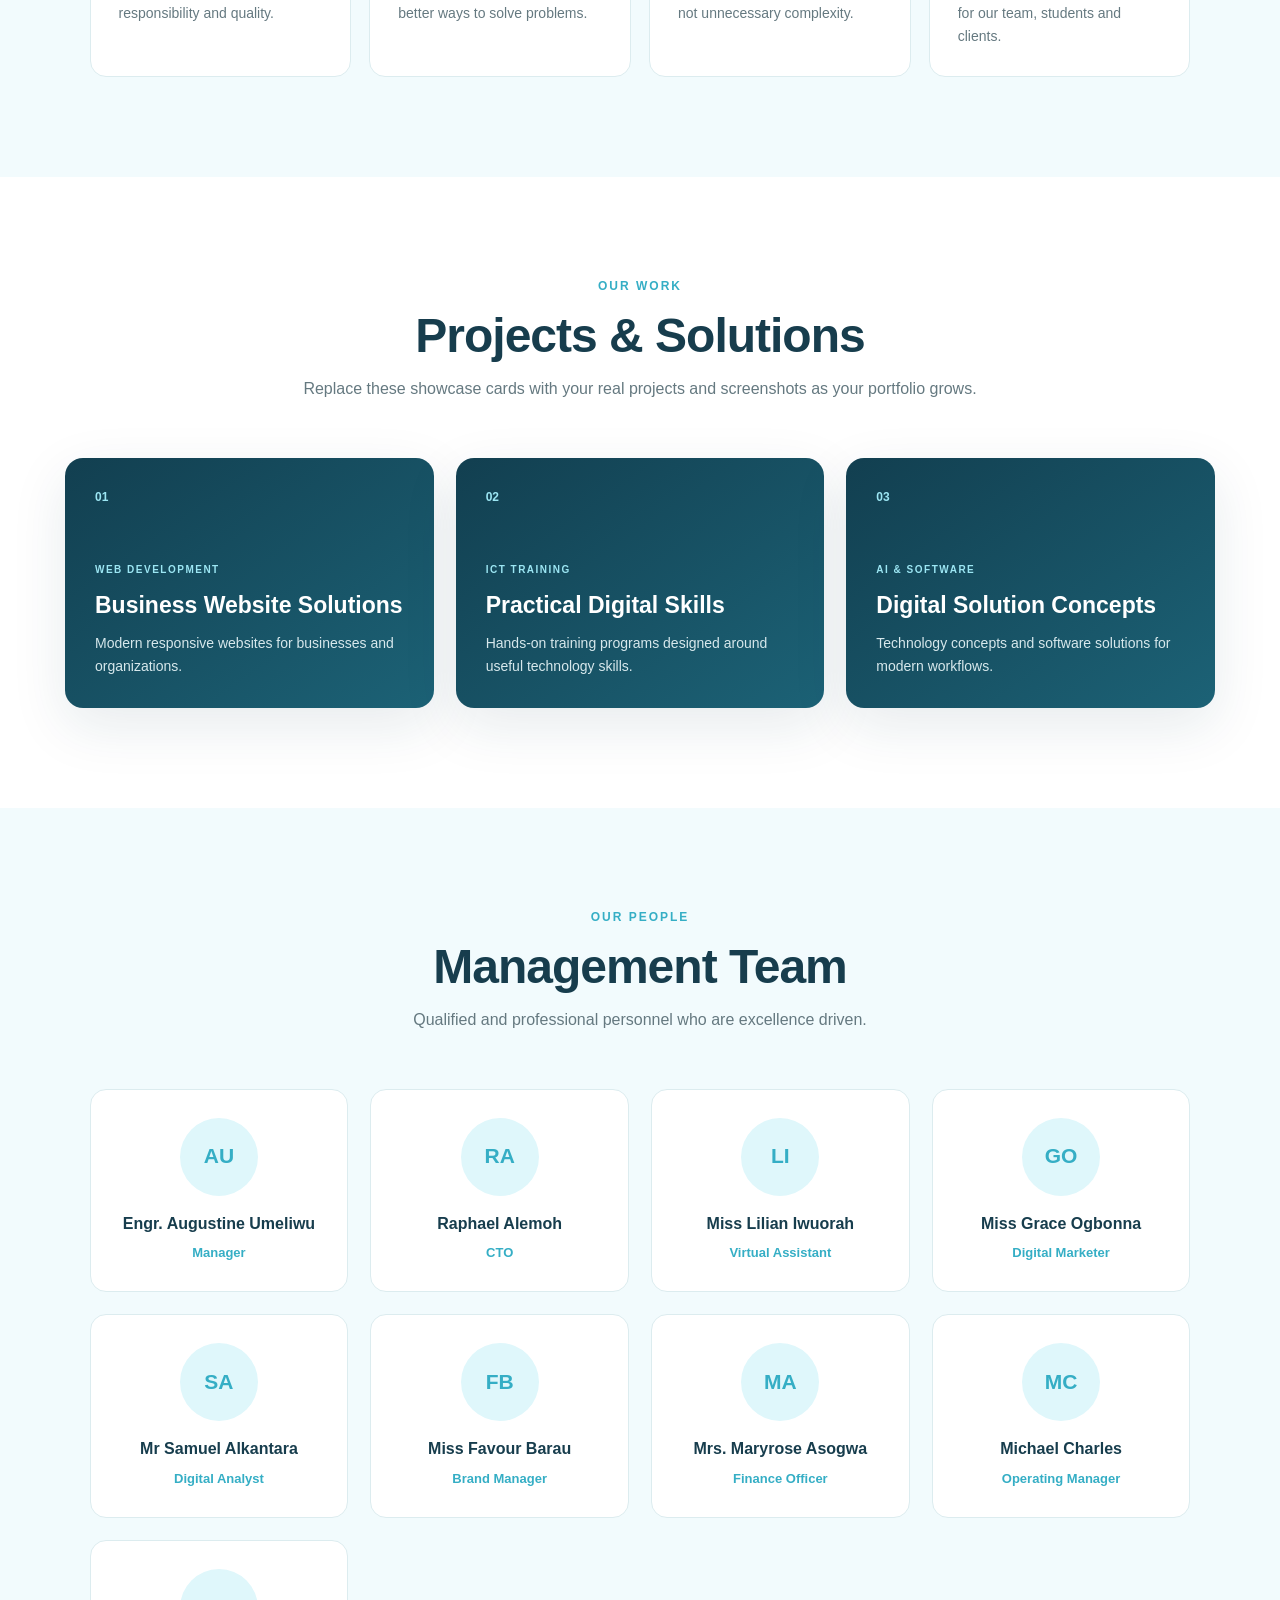
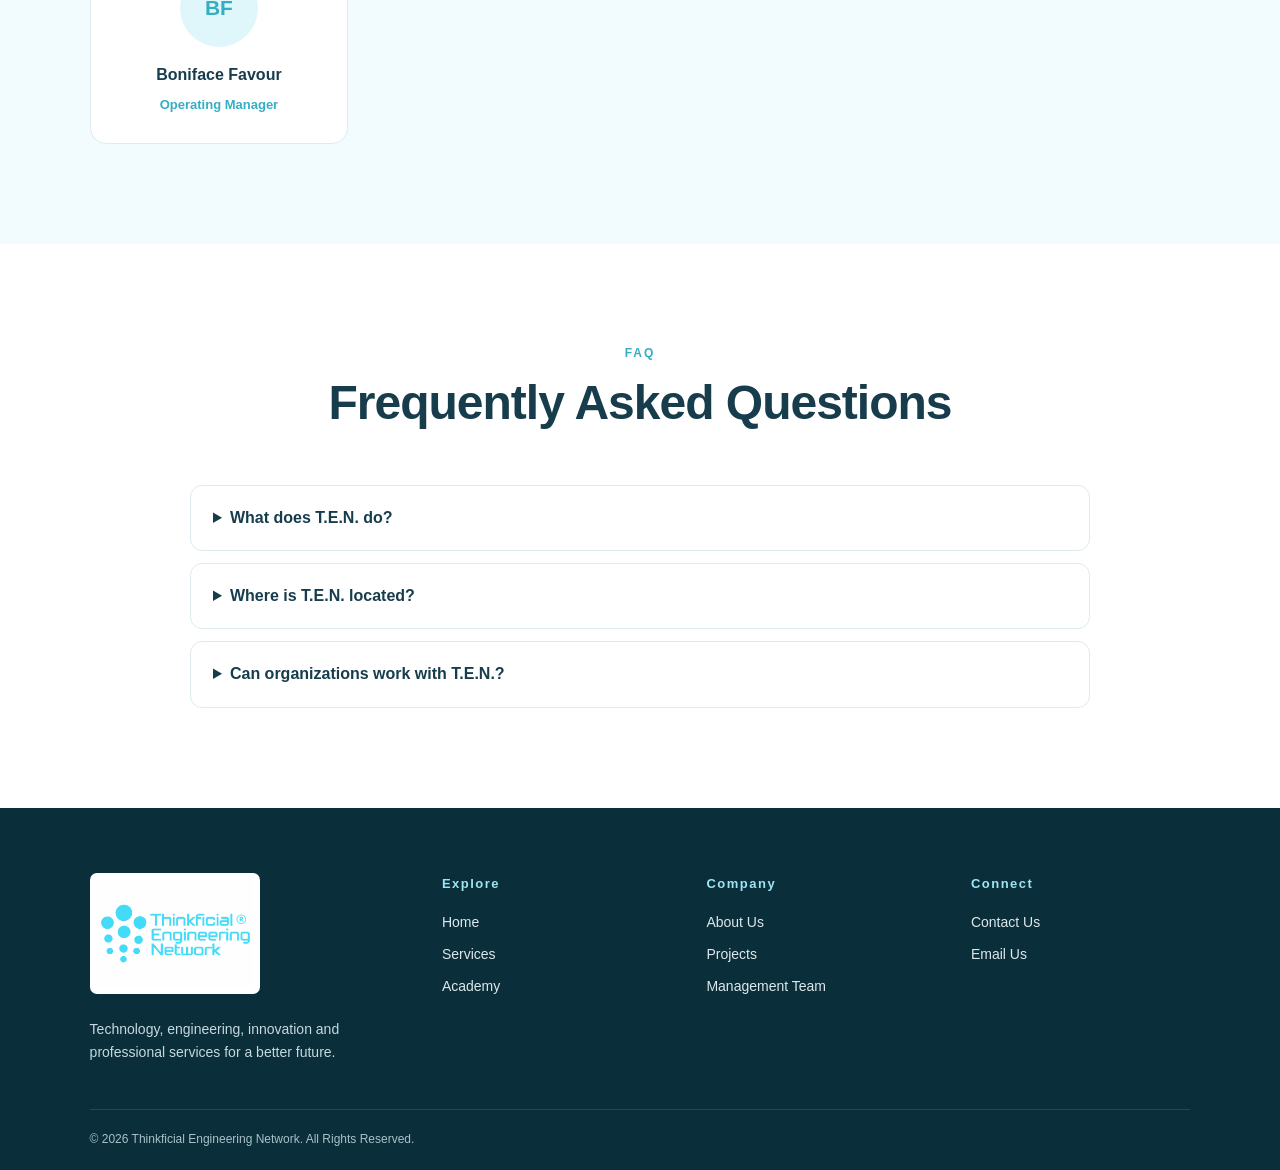
<file: company.html>
<!DOCTYPE html><html lang="en"><head><meta charset="UTF-8"><meta name="viewport" content="width=device-width, initial-scale=1.0"><meta name="description" content="About Thinkficial Engineering Network, management team, projects and values."><title>Company | Thinkficial Engineering Network</title><link rel="icon" href="TEN Logo.png" type="image/png"><link rel="stylesheet" href="style.css"><script src="app.js" defer></script></head><body>
<header class="site-header"><nav class="navbar"><a class="brand" href="index.html"><img src="TEN Logo.png" alt="T.E.N. logo"></a><button class="menu-btn" type="button" aria-label="Open navigation menu" aria-expanded="false" aria-controls="navLinks">☰</button><ul class="nav-links" id="navLinks"><li><a href="index.html">Home</a></li><li><a href="services.html">Services</a></li><li><a href="academy.html">Academy</a></li><li><a href="company.html">Company</a></li><li><a class="nav-cta" href="contact.html">Contact Us</a></li></ul></nav></header>
<main><section class="page-hero"><div><p class="eyebrow">THE COMPANY</p><h1>People, ideas and technology moving forward.</h1><p>Get to know Thinkficial Engineering Network, our approach, people and the kind of work we are building.</p></div></section>
<section id="about" class="section"><div class="about-grid company-about"><div class="about-copy"><p class="eyebrow">ABOUT T.E.N.</p><h2>Thinkficial Engineering Network</h2><p>We are an IT and professional services agency offering ICT and AI solutions, consultancy, information research, recruitment and training.</p><p>Our approach is simple: understand the need, apply the right technology and deliver a practical result that creates value.</p></div><div class="mission-cards"><article><span>MISSION</span><h3>Make useful technology accessible.</h3><p>We aim to provide practical services and learning opportunities that help people and organizations grow.</p></article><article><span>VISION</span><h3>Build a future powered by skilled people and smart solutions.</h3><p>We see technology as a tool for innovation, productivity and opportunity.</p></article></div></div></section>
<section class="section section-light"><div class="section-heading"><p class="eyebrow">OUR VALUES</p><h2>What guides our work</h2></div><div class="values-grid"><article><b>01</b><h3>Professionalism</h3><p>We value clear communication, responsibility and quality.</p></article><article><b>02</b><h3>Innovation</h3><p>We keep learning and exploring better ways to solve problems.</p></article><article><b>03</b><h3>Practicality</h3><p>We focus on useful outcomes, not unnecessary complexity.</p></article><article><b>04</b><h3>Growth</h3><p>We support continuous learning for our team, students and clients.</p></article></div></section>
<section id="projects" class="section"><div class="section-heading"><p class="eyebrow">OUR WORK</p><h2>Projects & Solutions</h2><p>Replace these showcase cards with your real projects and screenshots as your portfolio grows.</p></div><div class="projects-grid"><article class="project-card"><div class="project-number">01</div><div><p class="project-tag">WEB DEVELOPMENT</p><h3>Business Website Solutions</h3><p>Modern responsive websites for businesses and organizations.</p></div></article><article class="project-card"><div class="project-number">02</div><div><p class="project-tag">ICT TRAINING</p><h3>Practical Digital Skills</h3><p>Hands-on training programs designed around useful technology skills.</p></div></article><article class="project-card"><div class="project-number">03</div><div><p class="project-tag">AI & SOFTWARE</p><h3>Digital Solution Concepts</h3><p>Technology concepts and software solutions for modern workflows.</p></div></article></div></section>
<section id="team" class="section section-light"><div class="section-heading"><p class="eyebrow">OUR PEOPLE</p><h2>Management Team</h2><p>Qualified and professional personnel who are excellence driven.</p></div><div class="team-grid"><article class="team-card"><div class="avatar">AU</div><h3>Engr. Augustine Umeliwu</h3><p>Manager</p></article><article class="team-card"><div class="avatar">RA</div><h3>Raphael Alemoh</h3><p>CTO</p></article><article class="team-card"><div class="avatar">LI</div><h3>Miss Lilian Iwuorah</h3><p>Virtual Assistant</p></article><article class="team-card"><div class="avatar">GO</div><h3>Miss Grace Ogbonna</h3><p>Digital Marketer</p></article><article class="team-card"><div class="avatar">SA</div><h3>Mr Samuel Alkantara</h3><p>Digital Analyst</p></article><article class="team-card"><div class="avatar">FB</div><h3>Miss Favour Barau</h3><p>Brand Manager</p></article><article class="team-card"><div class="avatar">MA</div><h3>Mrs. Maryrose Asogwa</h3><p>Finance Officer</p></article><article class="team-card"><div class="avatar">MC</div><h3>Michael Charles</h3><p>Operating Manager</p></article><article class="team-card"><div class="avatar">BF</div><h3>Boniface Favour</h3><p>Operating Manager</p></article></div></section>
<section class="section"><div class="section-heading"><p class="eyebrow">FAQ</p><h2>Frequently Asked Questions</h2></div><div class="faq-list"><details><summary>What does T.E.N. do?</summary><p>We provide technology, ICT, AI, research, digital, training and engineering consultancy services.</p></details><details><summary>Where is T.E.N. located?</summary><p>T.E.N. operates from Abuja, Nigeria.</p></details><details><summary>Can organizations work with T.E.N.?</summary><p>Yes. Contact us with your requirements and we can discuss an appropriate solution.</p></details></div></section></main>
<footer class="footer"><div class="footer-container"><div class="footer-column company"><img src="TEN Logo.png" class="footer-logo" alt="T.E.N. logo"><p>Technology, engineering, innovation and professional services for a better future.</p></div><div class="footer-column"><h3>Explore</h3><a href="index.html">Home</a><a href="services.html">Services</a><a href="academy.html">Academy</a></div><div class="footer-column"><h3>Company</h3><a href="#about">About Us</a><a href="#projects">Projects</a><a href="#team">Management Team</a></div><div class="footer-column"><h3>Connect</h3><a href="contact.html">Contact Us</a><a href="mailto:thinkficialengineeringnetwork@gmail.com">Email Us</a></div></div><div class="footer-bottom"><p>© 2026 Thinkficial Engineering Network. All Rights Reserved.</p></div></footer></body></html>
</file>
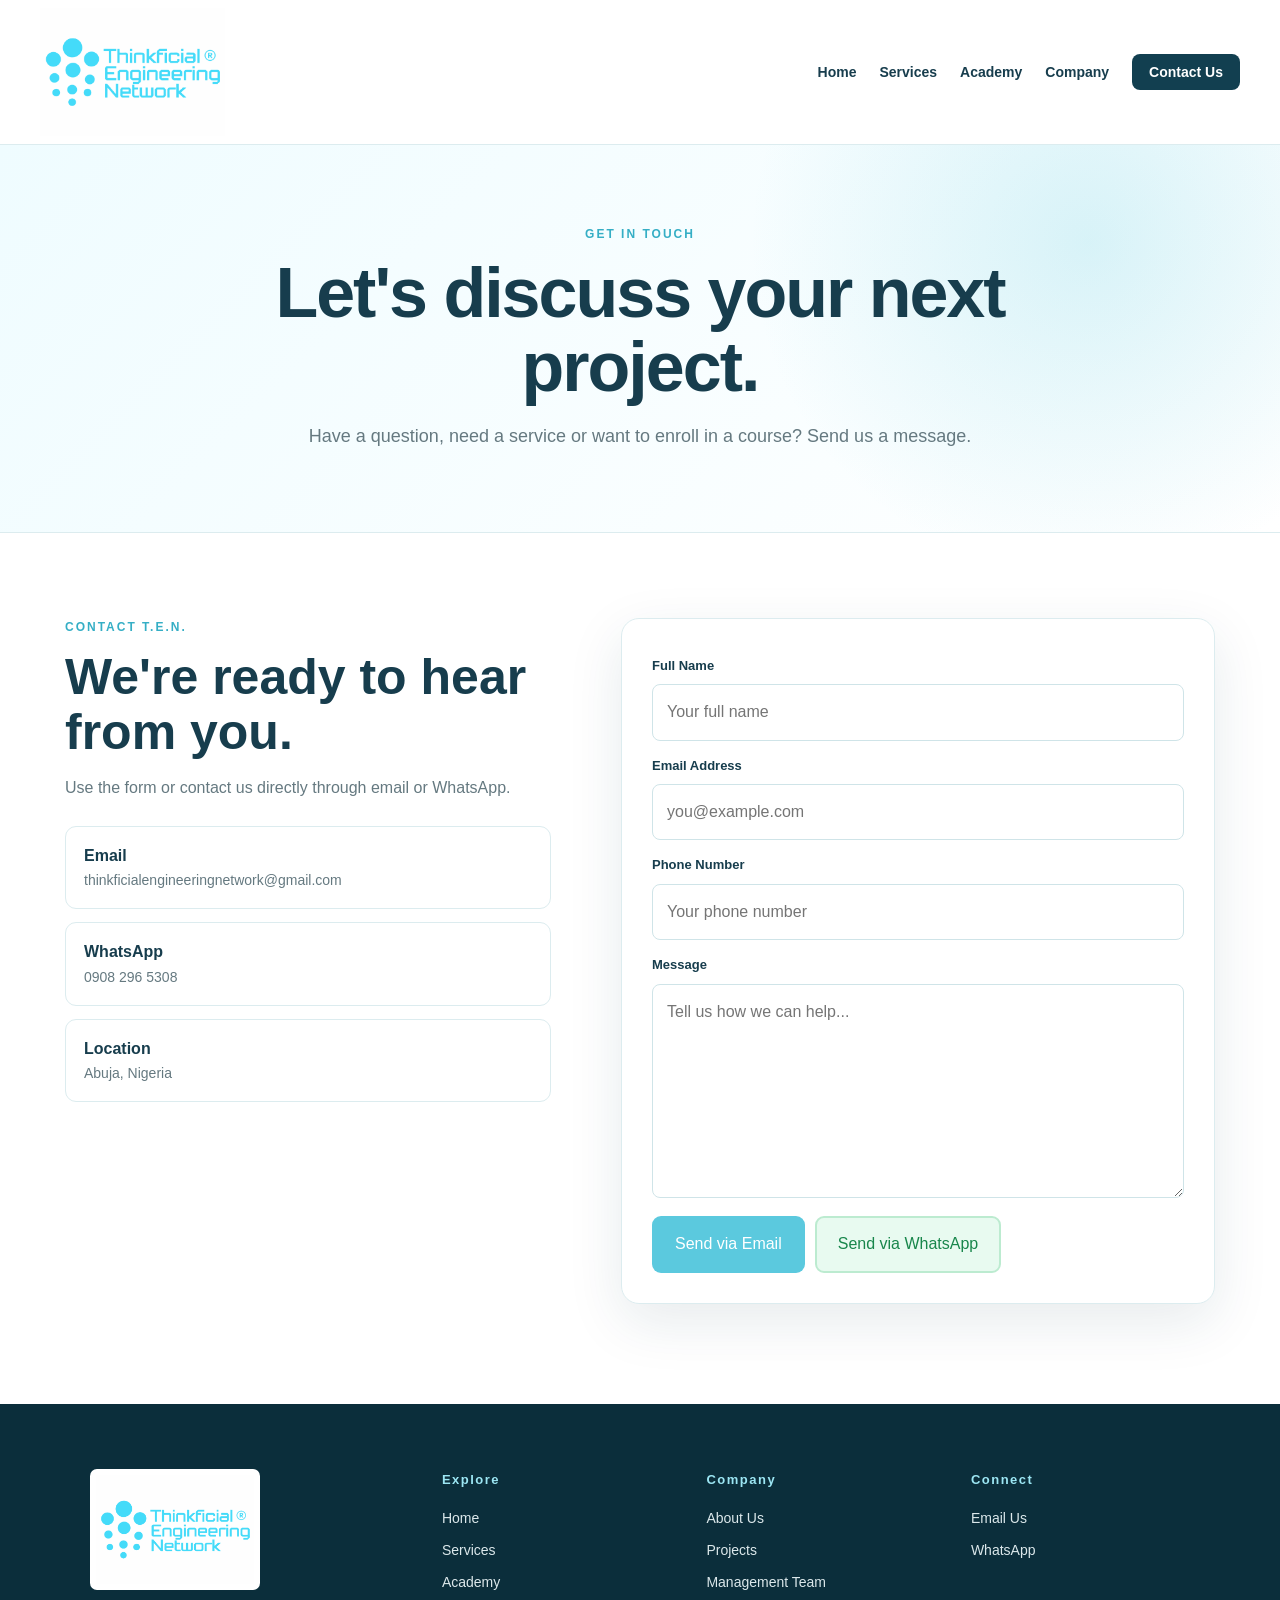
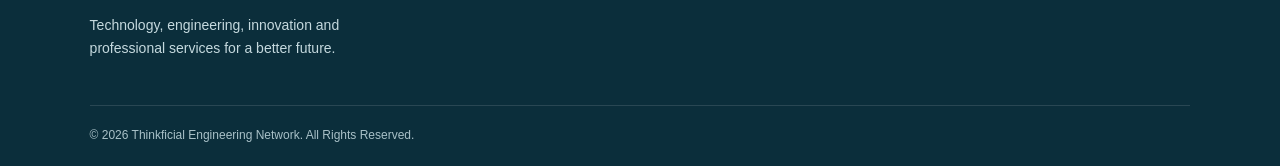
<file: contact.html>
<!DOCTYPE html><html lang="en"><head><meta charset="UTF-8"><meta name="viewport" content="width=device-width, initial-scale=1.0"><meta name="description" content="Contact Thinkficial Engineering Network."><title>Contact | Thinkficial Engineering Network</title><link rel="icon" href="TEN Logo.png" type="image/png"><link rel="stylesheet" href="style.css"><script src="app.js" defer></script></head><body>
<header class="site-header"><nav class="navbar"><a class="brand" href="index.html"><img src="TEN Logo.png" alt="T.E.N. logo"></a><button class="menu-btn" type="button" aria-label="Open navigation menu" aria-expanded="false" aria-controls="navLinks">☰</button><ul class="nav-links" id="navLinks"><li><a href="index.html">Home</a></li><li><a href="services.html">Services</a></li><li><a href="academy.html">Academy</a></li><li><a href="company.html">Company</a></li><li><a class="nav-cta" href="contact.html">Contact Us</a></li></ul></nav></header>
<main><section class="page-hero compact"><div><p class="eyebrow">GET IN TOUCH</p><h1>Let's discuss your next project.</h1><p>Have a question, need a service or want to enroll in a course? Send us a message.</p></div></section><section class="section contact-page"><div class="contact-container"><div class="contact-text"><p class="eyebrow">CONTACT T.E.N.</p><h2>We're ready to hear from you.</h2><p>Use the form or contact us directly through email or WhatsApp.</p><div class="contact-list"><a href="mailto:thinkficialengineeringnetwork@gmail.com"><strong>Email</strong><span>thinkficialengineeringnetwork@gmail.com</span></a><a href="https://wa.me/2349082965308" target="_blank" rel="noopener"><strong>WhatsApp</strong><span>0908 296 5308</span></a><div><strong>Location</strong><span>Abuja, Nigeria</span></div></div></div><form id="contactForm" class="contact-form"><label for="name">Full Name</label><input id="name" name="name" required placeholder="Your full name"><label for="email">Email Address</label><input type="email" id="email" name="email" required placeholder="you@example.com"><label for="phone">Phone Number</label><input id="phone" name="phone" required placeholder="Your phone number"><label for="message">Message</label><textarea id="message" name="message" rows="7" required placeholder="Tell us how we can help..."></textarea><div class="buttons"><button class="btn btn-primary" type="submit">Send via Email</button><button class="btn btn-whatsapp" type="button" id="whatsappBtn">Send via WhatsApp</button></div></form></div></section></main>
<footer class="footer"><div class="footer-container"><div class="footer-column company"><img src="TEN Logo.png" class="footer-logo" alt="T.E.N. logo"><p>Technology, engineering, innovation and professional services for a better future.</p></div><div class="footer-column"><h3>Explore</h3><a href="index.html">Home</a><a href="services.html">Services</a><a href="academy.html">Academy</a></div><div class="footer-column"><h3>Company</h3><a href="company.html">About Us</a><a href="company.html#projects">Projects</a><a href="company.html#team">Management Team</a></div><div class="footer-column"><h3>Connect</h3><a href="mailto:thinkficialengineeringnetwork@gmail.com">Email Us</a><a href="https://wa.me/2349082965308">WhatsApp</a></div></div><div class="footer-bottom"><p>© 2026 Thinkficial Engineering Network. All Rights Reserved.</p></div></footer></body></html>
</file>
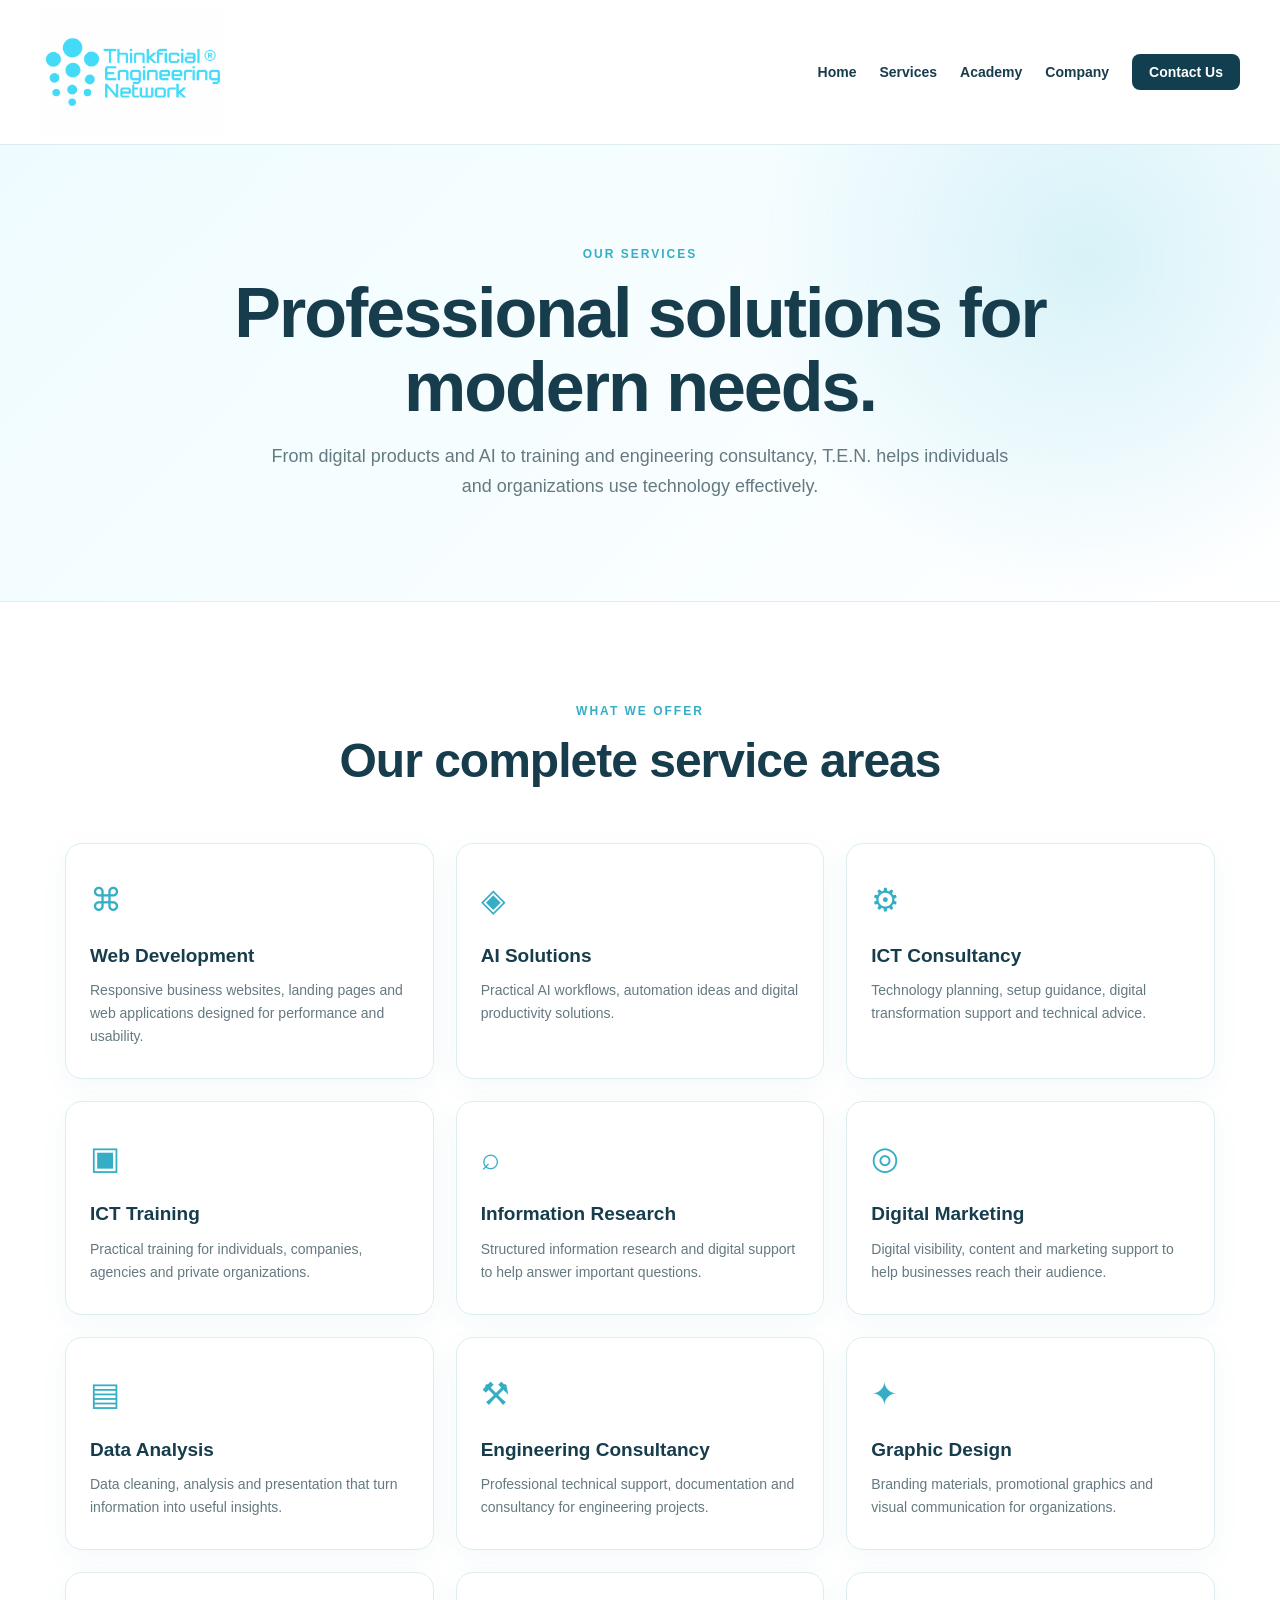
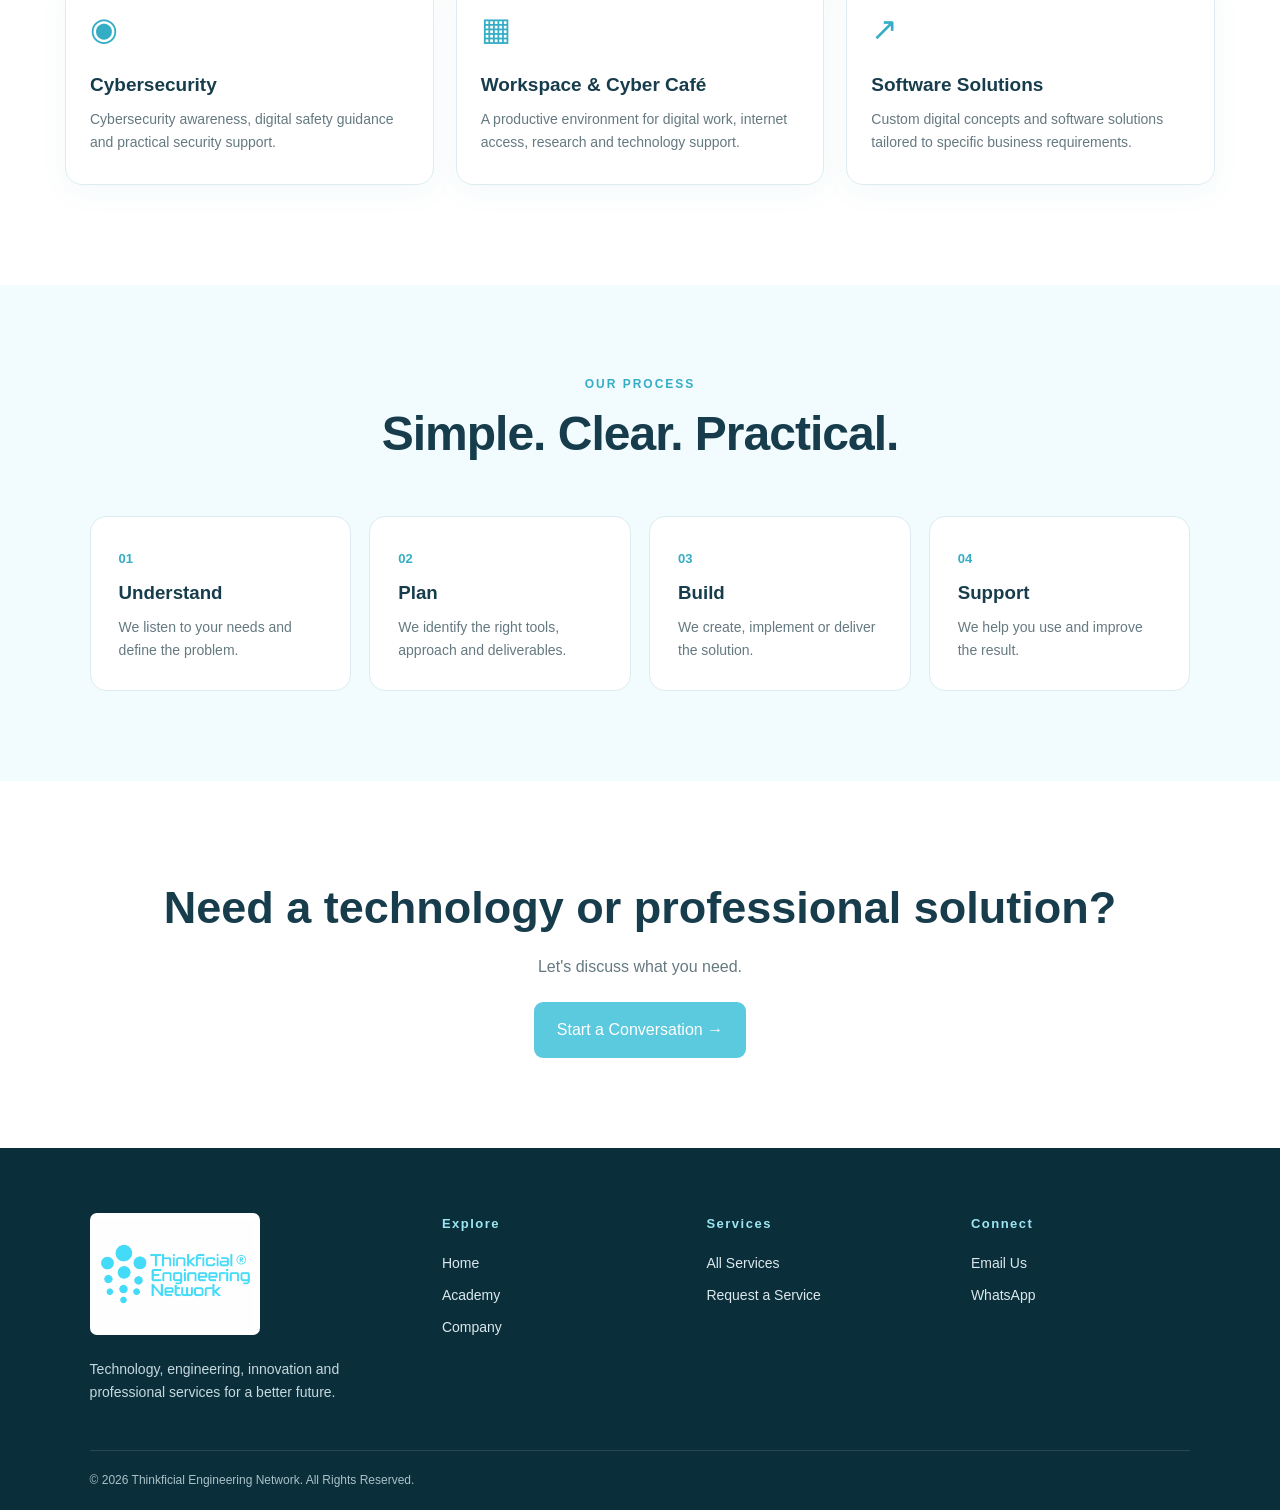
<file: services.html>
<!DOCTYPE html><html lang="en"><head><meta charset="UTF-8"><meta name="viewport" content="width=device-width, initial-scale=1.0"><meta name="description" content="Explore T.E.N. technology, ICT, AI, digital and engineering services."><title>Services | Thinkficial Engineering Network</title><link rel="icon" href="TEN Logo.png" type="image/png"><link rel="stylesheet" href="style.css"><script src="app.js" defer></script></head><body>
<header class="site-header"><nav class="navbar"><a class="brand" href="index.html"><img src="TEN Logo.png" alt="T.E.N. logo"></a><button class="menu-btn" type="button" aria-label="Open navigation menu" aria-expanded="false" aria-controls="navLinks">☰</button><ul class="nav-links" id="navLinks"><li><a href="index.html">Home</a></li><li><a href="services.html">Services</a></li><li><a href="academy.html">Academy</a></li><li><a href="company.html">Company</a></li><li><a class="nav-cta" href="contact.html">Contact Us</a></li></ul></nav></header>
<main><section class="page-hero"><div><p class="eyebrow">OUR SERVICES</p><h1>Professional solutions for modern needs.</h1><p>From digital products and AI to training and engineering consultancy, T.E.N. helps individuals and organizations use technology effectively.</p></div></section>
<section class="section"><div class="section-heading"><p class="eyebrow">WHAT WE OFFER</p><h2>Our complete service areas</h2></div><div class="cards services-grid full-services"><article class="card reveal"><div class="icon">⌘</div><h3>Web Development</h3><p>Responsive business websites, landing pages and web applications designed for performance and usability.</p></article><article class="card reveal"><div class="icon">◈</div><h3>AI Solutions</h3><p>Practical AI workflows, automation ideas and digital productivity solutions.</p></article><article class="card reveal"><div class="icon">⚙</div><h3>ICT Consultancy</h3><p>Technology planning, setup guidance, digital transformation support and technical advice.</p></article><article class="card reveal"><div class="icon">▣</div><h3>ICT Training</h3><p>Practical training for individuals, companies, agencies and private organizations.</p></article><article class="card reveal"><div class="icon">⌕</div><h3>Information Research</h3><p>Structured information research and digital support to help answer important questions.</p></article><article class="card reveal"><div class="icon">◎</div><h3>Digital Marketing</h3><p>Digital visibility, content and marketing support to help businesses reach their audience.</p></article><article class="card reveal"><div class="icon">▤</div><h3>Data Analysis</h3><p>Data cleaning, analysis and presentation that turn information into useful insights.</p></article><article class="card reveal"><div class="icon">⚒</div><h3>Engineering Consultancy</h3><p>Professional technical support, documentation and consultancy for engineering projects.</p></article><article class="card reveal"><div class="icon">✦</div><h3>Graphic Design</h3><p>Branding materials, promotional graphics and visual communication for organizations.</p></article><article class="card reveal"><div class="icon">◉</div><h3>Cybersecurity</h3><p>Cybersecurity awareness, digital safety guidance and practical security support.</p></article><article class="card reveal"><div class="icon">▦</div><h3>Workspace & Cyber Café</h3><p>A productive environment for digital work, internet access, research and technology support.</p></article><article class="card reveal"><div class="icon">↗</div><h3>Software Solutions</h3><p>Custom digital concepts and software solutions tailored to specific business requirements.</p></article></div></section>
<section class="process-strip"><div class="section-heading"><p class="eyebrow">OUR PROCESS</p><h2>Simple. Clear. Practical.</h2></div><div class="process-grid"><div><b>01</b><h3>Understand</h3><p>We listen to your needs and define the problem.</p></div><div><b>02</b><h3>Plan</h3><p>We identify the right tools, approach and deliverables.</p></div><div><b>03</b><h3>Build</h3><p>We create, implement or deliver the solution.</p></div><div><b>04</b><h3>Support</h3><p>We help you use and improve the result.</p></div></div></section><section class="cta-section"><h2>Need a technology or professional solution?</h2><p>Let's discuss what you need.</p><a href="contact.html" class="btn btn-primary">Start a Conversation →</a></section></main>
<footer class="footer"><div class="footer-container"><div class="footer-column company"><img src="TEN Logo.png" class="footer-logo" alt="T.E.N. logo"><p>Technology, engineering, innovation and professional services for a better future.</p></div><div class="footer-column"><h3>Explore</h3><a href="index.html">Home</a><a href="academy.html">Academy</a><a href="company.html">Company</a></div><div class="footer-column"><h3>Services</h3><a href="services.html">All Services</a><a href="contact.html">Request a Service</a></div><div class="footer-column"><h3>Connect</h3><a href="mailto:thinkficialengineeringnetwork@gmail.com">Email Us</a><a href="https://wa.me/2349082965308">WhatsApp</a></div></div><div class="footer-bottom"><p>© 2026 Thinkficial Engineering Network. All Rights Reserved.</p></div></footer></body></html>
</file>
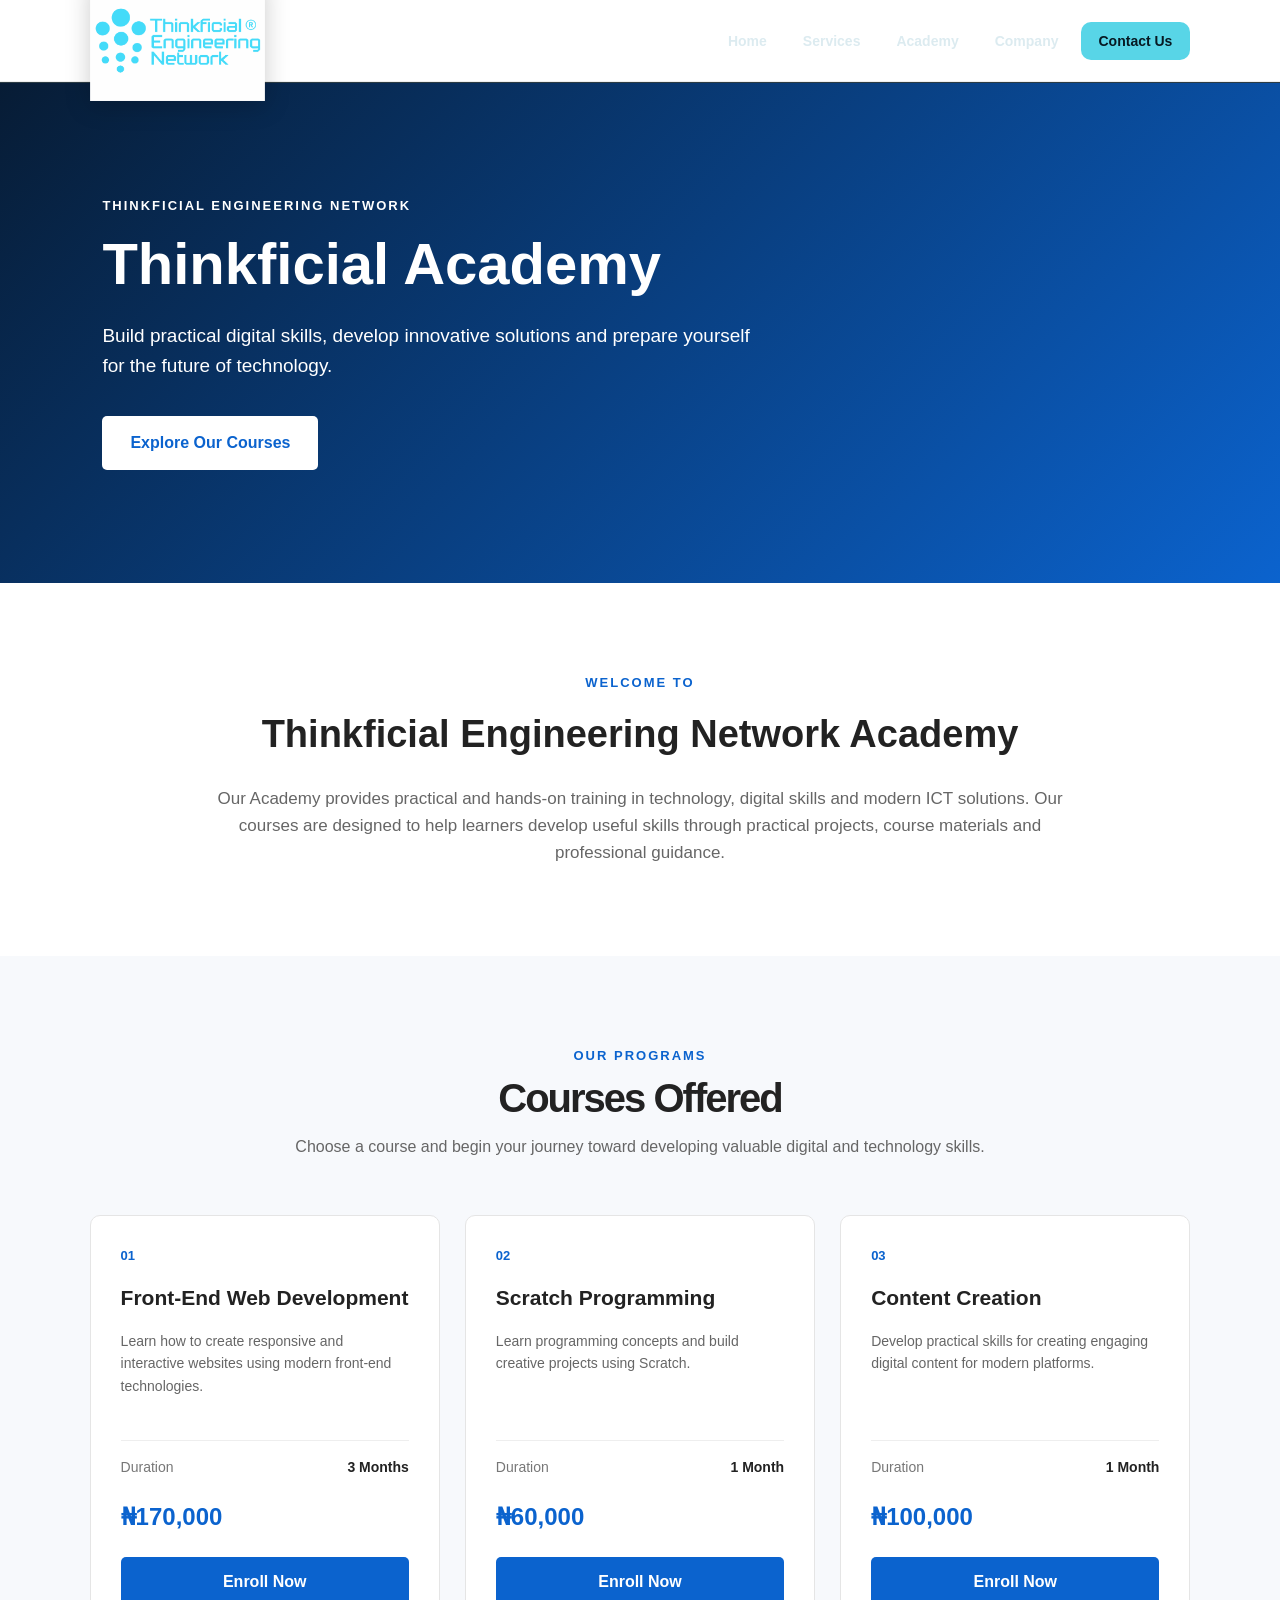
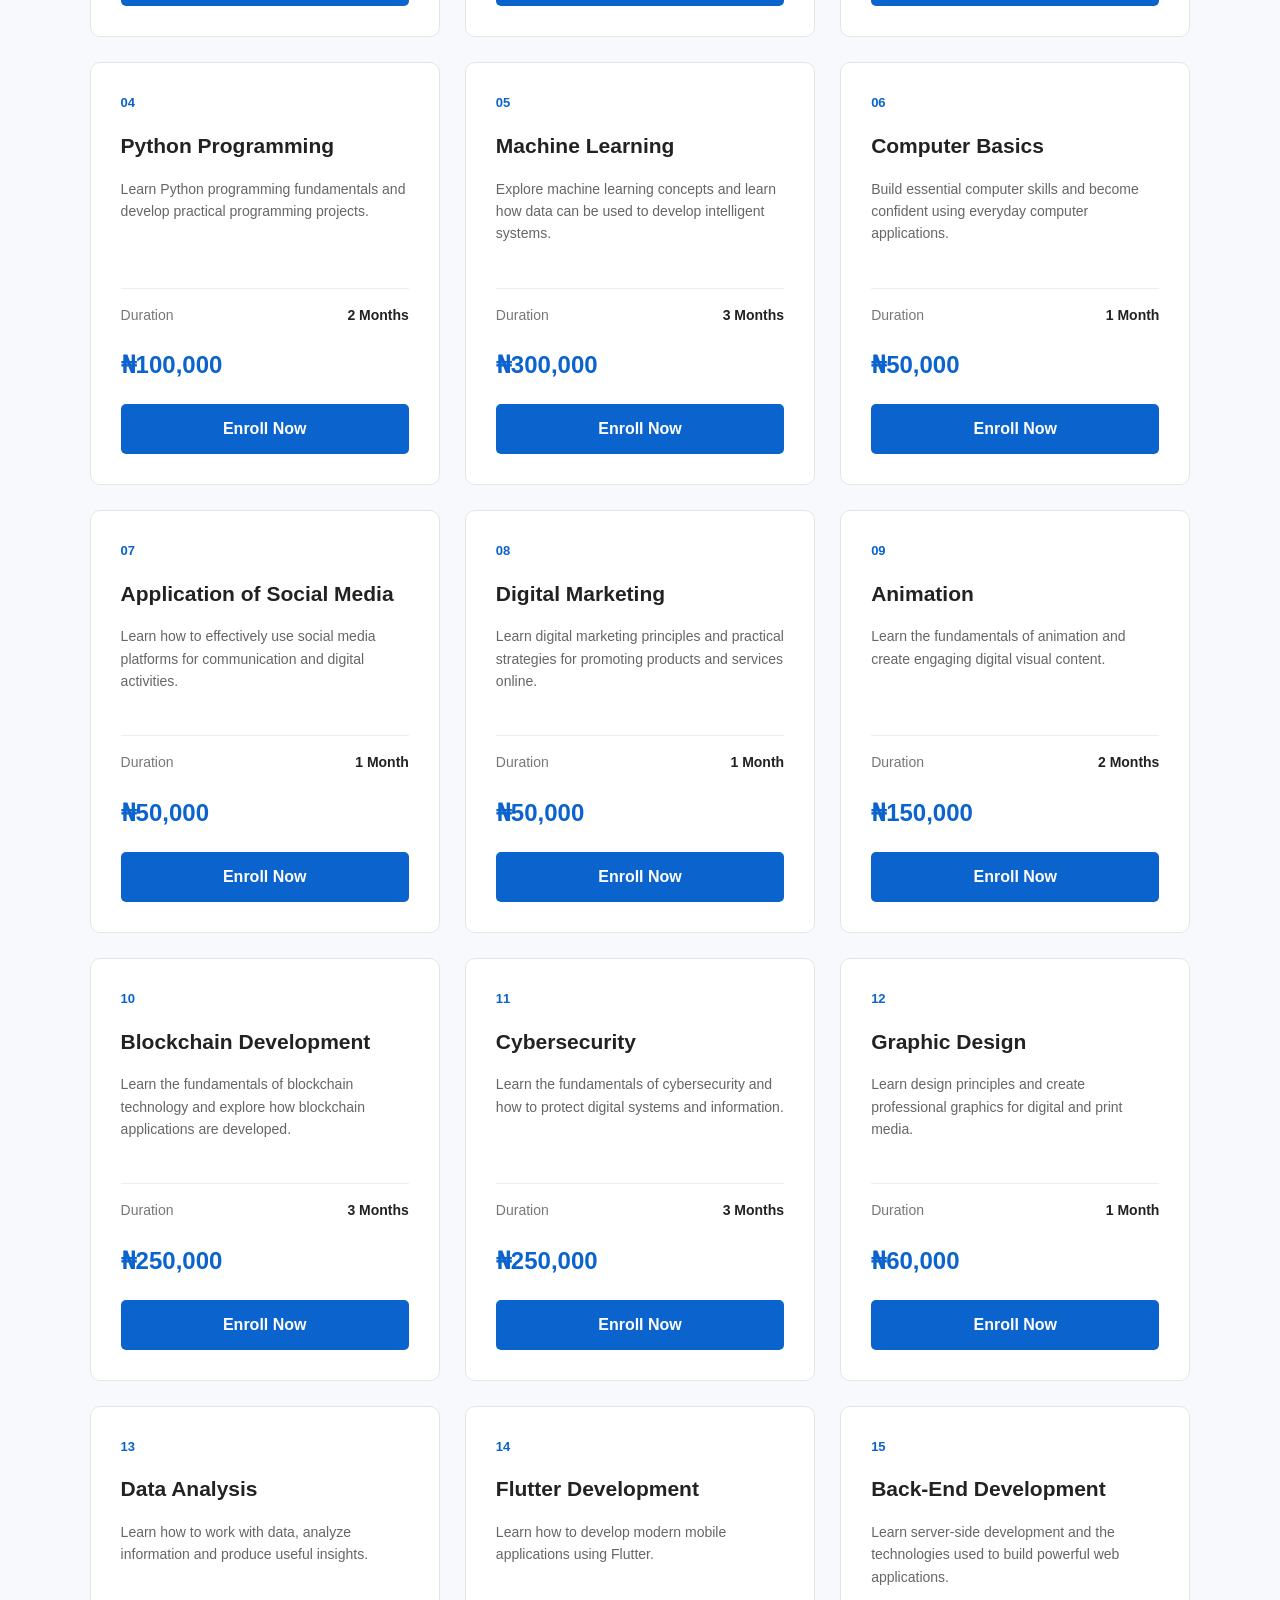
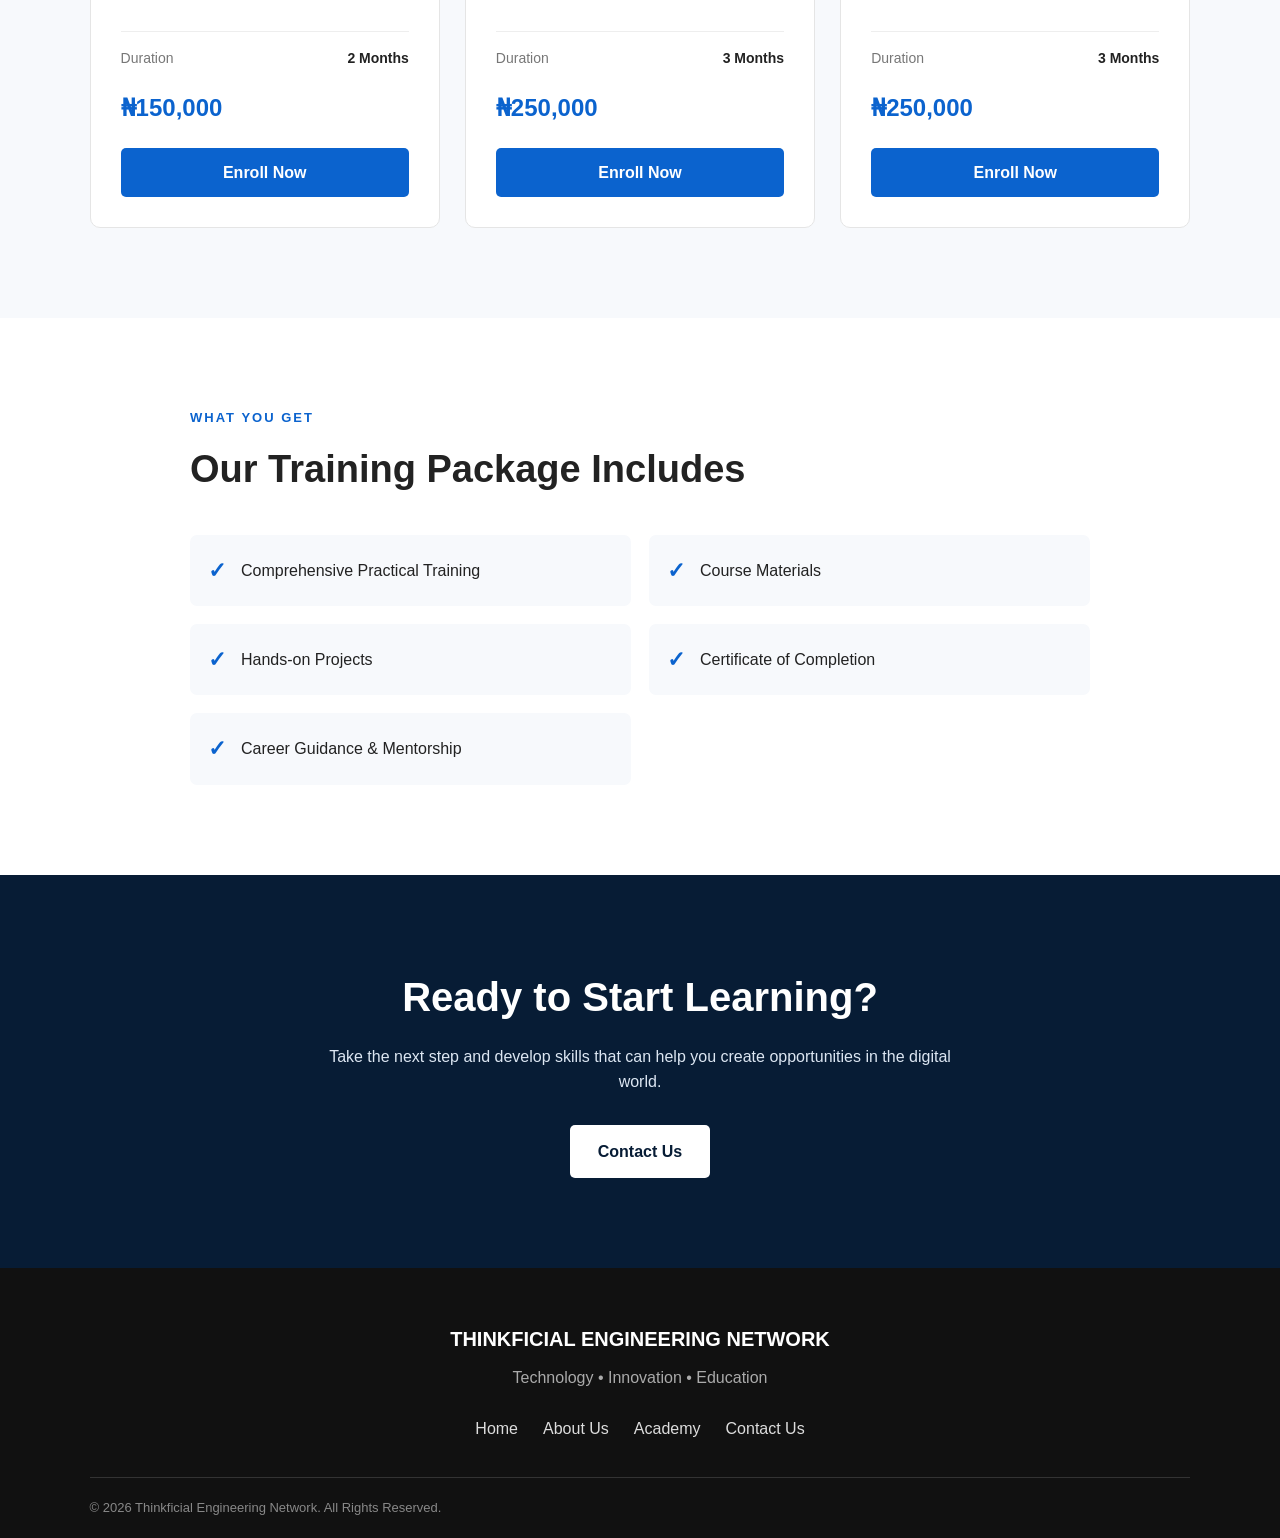
<file: didactic-dollop-main/academy.html>
<!DOCTYPE html>
<html lang="en">
<head>
    <meta charset="UTF-8">
    <meta name="viewport" content="width=device-width, initial-scale=1.0">

    <title>Thinkficial Academy</title>

    <link rel="stylesheet" href="style.css"><link rel="stylesheet" href="academy.css">
</head>

<body>

<header class="site-header"><nav class="navbar"><a class="brand" href="index.html"><img src="TEN Logo.png" alt="T.E.N."></a><button class="menu-btn" aria-label="Open menu" aria-expanded="false" aria-controls="navLinks">☰</button><ul class="nav-links" id="navLinks"><li><a href="index.html">Home</a></li><li><a href="services.html">Services</a></li><li><a href="academy.html">Academy</a></li><li><a href="company.html">Company</a></li><li><a class="nav-cta" href="contact.html">Contact Us</a></li></ul></nav></header>


    <!-- HERO SECTION -->
    <section class="academy-hero">

        <div class="hero-content">

            <p class="small-title">THINKFICIAL ENGINEERING NETWORK</p>

            <h1>Thinkficial Academy</h1>

            <p>
                Build practical digital skills, develop innovative solutions
                and prepare yourself for the future of technology.
            </p>

            <a href="#courses" class="hero-button">
                Explore Our Courses
            </a>

        </div>

    </section>


    <!-- INTRODUCTION -->
    <section class="academy-intro">

        <p class="section-label">WELCOME TO</p>

        <h2>Thinkficial Engineering Network Academy</h2>

        <p>
            Our Academy provides practical and hands-on training in technology,
            digital skills and modern ICT solutions. Our courses are designed
            to help learners develop useful skills through practical projects,
            course materials and professional guidance.
        </p>

    </section>


    <!-- COURSES -->
    <section class="courses-section" id="courses">

        <div class="section-heading">

            <p class="section-label">OUR PROGRAMS</p>

            <h2>Courses Offered</h2>

            <p>
                Choose a course and begin your journey toward developing
                valuable digital and technology skills.
            </p>

        </div>


        <div class="courses-container">


            <!-- COURSE 1 -->
            <div class="course-card">

                <div class="course-number">01</div>

                <h3>Front-End Web Development</h3>

                <p>
                    Learn how to create responsive and interactive websites
                    using modern front-end technologies.
                </p>

                <div class="course-info">
                    <span>Duration</span>
                    <strong>3 Months</strong>
                </div>

                <div class="course-price">
                    ₦170,000
                </div>

                <a href="./index.html#contact" class="enroll-button">
                    Enroll Now
                </a>

            </div>


            <!-- COURSE 2 -->
            <div class="course-card">

                <div class="course-number">02</div>

                <h3>Scratch Programming</h3>

                <p>
                    Learn programming concepts and build creative projects
                    using Scratch.
                </p>

                <div class="course-info">
                    <span>Duration</span>
                    <strong>1 Month</strong>
                </div>

                <div class="course-price">
                    ₦60,000
                </div>

                <a href="./index.html#contact" class="enroll-button">
                    Enroll Now
                </a>

            </div>


            <!-- COURSE 3 -->
            <div class="course-card">

                <div class="course-number">03</div>

                <h3>Content Creation</h3>

                <p>
                    Develop practical skills for creating engaging digital
                    content for modern platforms.
                </p>

                <div class="course-info">
                    <span>Duration</span>
                    <strong>1 Month</strong>
                </div>

                <div class="course-price">
                    ₦100,000
                </div>

                <a href="./index.html#contact" class="enroll-button">
                    Enroll Now
                </a>

            </div>


            <!-- COURSE 4 -->
            <div class="course-card">

                <div class="course-number">04</div>

                <h3>Python Programming</h3>

                <p>
                    Learn Python programming fundamentals and develop
                    practical programming projects.
                </p>

                <div class="course-info">
                    <span>Duration</span>
                    <strong>2 Months</strong>
                </div>

                <div class="course-price">
                    ₦100,000
                </div>

                <a href="./index.html#contact" class="enroll-button">
                    Enroll Now
                </a>

            </div>


            <!-- COURSE 5 -->
            <div class="course-card">

                <div class="course-number">05</div>

                <h3>Machine Learning</h3>

                <p>
                    Explore machine learning concepts and learn how data
                    can be used to develop intelligent systems.
                </p>

                <div class="course-info">
                    <span>Duration</span>
                    <strong>3 Months</strong>
                </div>

                <div class="course-price">
                    ₦300,000
                </div>

                <a href="./index.html#contact" class="enroll-button">
                    Enroll Now
                </a>

            </div>


            <!-- COURSE 6 -->
            <div class="course-card">

                <div class="course-number">06</div>

                <h3>Computer Basics</h3>

                <p>
                    Build essential computer skills and become confident
                    using everyday computer applications.
                </p>

                <div class="course-info">
                    <span>Duration</span>
                    <strong>1 Month</strong>
                </div>

                <div class="course-price">
                    ₦50,000
                </div>

                <a href="./index.html#contact" class="enroll-button">
                    Enroll Now
                </a>

            </div>


            <!-- COURSE 7 -->
            <div class="course-card">

                <div class="course-number">07</div>

                <h3>Application of Social Media</h3>

                <p>
                    Learn how to effectively use social media platforms
                    for communication and digital activities.
                </p>

                <div class="course-info">
                    <span>Duration</span>
                    <strong>1 Month</strong>
                </div>

                <div class="course-price">
                    ₦50,000
                </div>

                <a href="./index.html#contact" class="enroll-button">
                    Enroll Now
                </a>

            </div>


            <!-- COURSE 8 -->
            <div class="course-card">

                <div class="course-number">08</div>

                <h3>Digital Marketing</h3>

                <p>
                    Learn digital marketing principles and practical
                    strategies for promoting products and services online.
                </p>

                <div class="course-info">
                    <span>Duration</span>
                    <strong>1 Month</strong>
                </div>

                <div class="course-price">
                    ₦50,000
                </div>

                <a href="./index.html#contact" class="enroll-button">
                    Enroll Now
                </a>

            </div>


            <!-- COURSE 9 -->
            <div class="course-card">

                <div class="course-number">09</div>

                <h3>Animation</h3>

                <p>
                    Learn the fundamentals of animation and create engaging
                    digital visual content.
                </p>

                <div class="course-info">
                    <span>Duration</span>
                    <strong>2 Months</strong>
                </div>

                <div class="course-price">
                    ₦150,000
                </div>

                <a href="./index.html#contact" class="enroll-button">
                    Enroll Now
                </a>

            </div>


            <!-- COURSE 10 -->
            <div class="course-card">

                <div class="course-number">10</div>

                <h3>Blockchain Development</h3>

                <p>
                    Learn the fundamentals of blockchain technology and
                    explore how blockchain applications are developed.
                </p>

                <div class="course-info">
                    <span>Duration</span>
                    <strong>3 Months</strong>
                </div>

                <div class="course-price">
                    ₦250,000
                </div>

                <a href="./index.html#contact" class="enroll-button">
                    Enroll Now
                </a>

            </div>


            <!-- COURSE 11 -->
            <div class="course-card">

                <div class="course-number">11</div>

                <h3>Cybersecurity</h3>

                <p>
                    Learn the fundamentals of cybersecurity and how to
                    protect digital systems and information.
                </p>

                <div class="course-info">
                    <span>Duration</span>
                    <strong>3 Months</strong>
                </div>

                <div class="course-price">
                    ₦250,000
                </div>

                <a href="./index.html#contact" class="enroll-button">
                    Enroll Now
                </a>

            </div>


            <!-- COURSE 12 -->
            <div class="course-card">

                <div class="course-number">12</div>

                <h3>Graphic Design</h3>

                <p>
                    Learn design principles and create professional
                    graphics for digital and print media.
                </p>

                <div class="course-info">
                    <span>Duration</span>
                    <strong>1 Month</strong>
                </div>

                <div class="course-price">
                    ₦60,000
                </div>

                <a href="./index.html#contact" class="enroll-button">
                    Enroll Now
                </a>

            </div>


            <!-- COURSE 13 -->
            <div class="course-card">

                <div class="course-number">13</div>

                <h3>Data Analysis</h3>

                <p>
                    Learn how to work with data, analyze information and
                    produce useful insights.
                </p>

                <div class="course-info">
                    <span>Duration</span>
                    <strong>2 Months</strong>
                </div>

                <div class="course-price">
                    ₦150,000
                </div>

                <a href="./index.html#contact" class="enroll-button">
                    Enroll Now
                </a>

            </div>


            <!-- COURSE 14 -->
            <div class="course-card">

                <div class="course-number">14</div>

                <h3>Flutter Development</h3>

                <p>
                    Learn how to develop modern mobile applications
                    using Flutter.
                </p>

                <div class="course-info">
                    <span>Duration</span>
                    <strong>3 Months</strong>
                </div>

                <div class="course-price">
                    ₦250,000
                </div>

                <a href="./index.html#contact" class="enroll-button">
                    Enroll Now
                </a>

            </div>


            <!-- COURSE 15 -->
            <div class="course-card">

                <div class="course-number">15</div>

                <h3>Back-End Development</h3>

                <p>
                    Learn server-side development and the technologies
                    used to build powerful web applications.
                </p>

                <div class="course-info">
                    <span>Duration</span>
                    <strong>3 Months</strong>
                </div>

                <div class="course-price">
                    ₦250,000
                </div>

                <a href="./index.html#contact" class="enroll-button">
                    Enroll Now
                </a>

            </div>

        </div>

    </section>


    <!-- PACKAGE SECTION -->
    <section class="package-section">

        <div class="package-content">

            <p class="section-label">WHAT YOU GET</p>

            <h2>Our Training Package Includes</h2>

            <div class="package-list">

                <div class="package-item">
                    <span>✓</span>
                    <p>Comprehensive Practical Training</p>
                </div>

                <div class="package-item">
                    <span>✓</span>
                    <p>Course Materials</p>
                </div>

                <div class="package-item">
                    <span>✓</span>
                    <p>Hands-on Projects</p>
                </div>

                <div class="package-item">
                    <span>✓</span>
                    <p>Certificate of Completion</p>
                </div>

                <div class="package-item">
                    <span>✓</span>
                    <p>Career Guidance & Mentorship</p>
                </div>

            </div>

        </div>

    </section>


    <!-- CTA -->
    <section class="academy-cta">

        <h2>Ready to Start Learning?</h2>

        <p>
            Take the next step and develop skills that can help you
            create opportunities in the digital world.
        </p>

        <a href="index.html#contact" class="cta-button">
            Contact Us
        </a>

    </section>


    <!-- FOOTER -->
    <footer>

        <div class="footer-content">

            <h3>THINKFICIAL ENGINEERING NETWORK</h3>

            <p>
                Technology • Innovation • Education
            </p>

            <div class="footer-links">
                <a href="index.html">Home</a>
                <a href="index.html#about">About Us</a>
                <a href="academy.html">Academy</a>
                <a href="index.html#contact">Contact Us</a>
            </div>

        </div>

        <div class="footer-bottom">
            © 2026 Thinkficial Engineering Network. All Rights Reserved.
        </div>

    </footer>


</body>
</html>
</file>
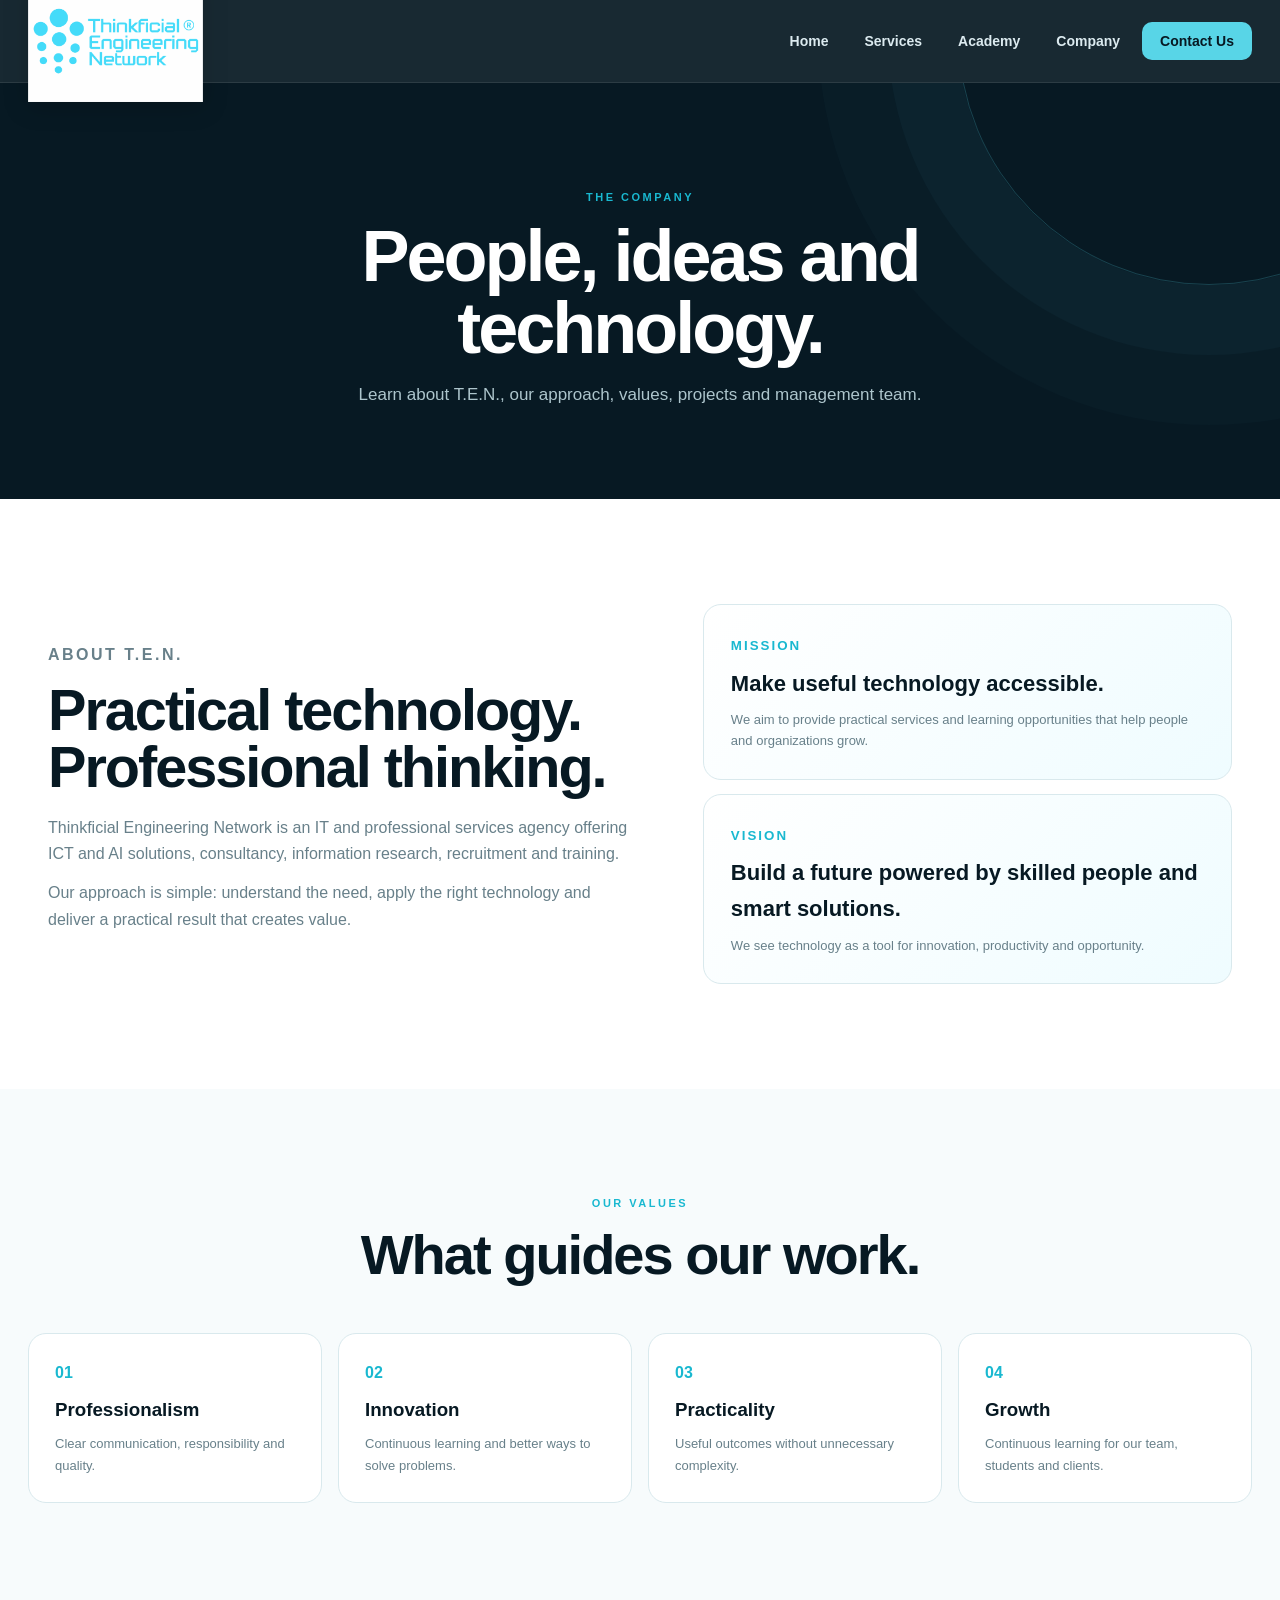
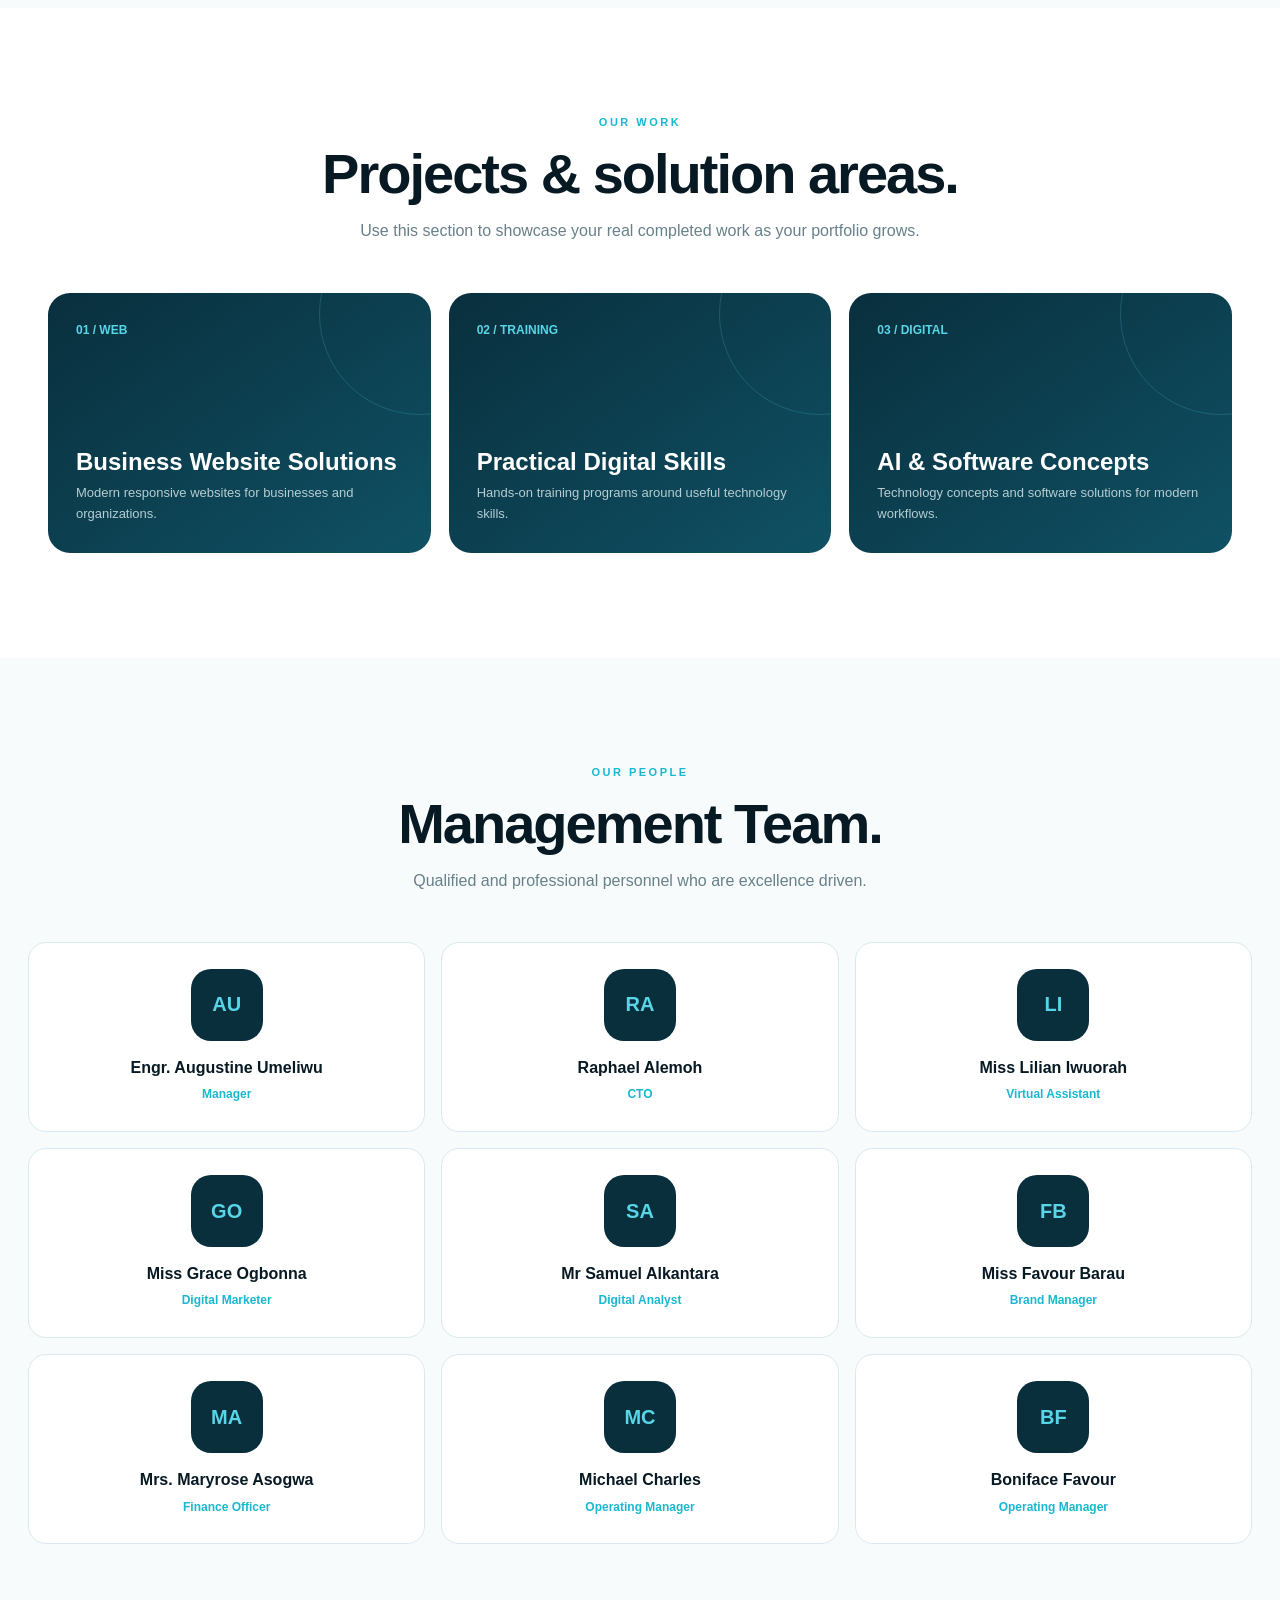
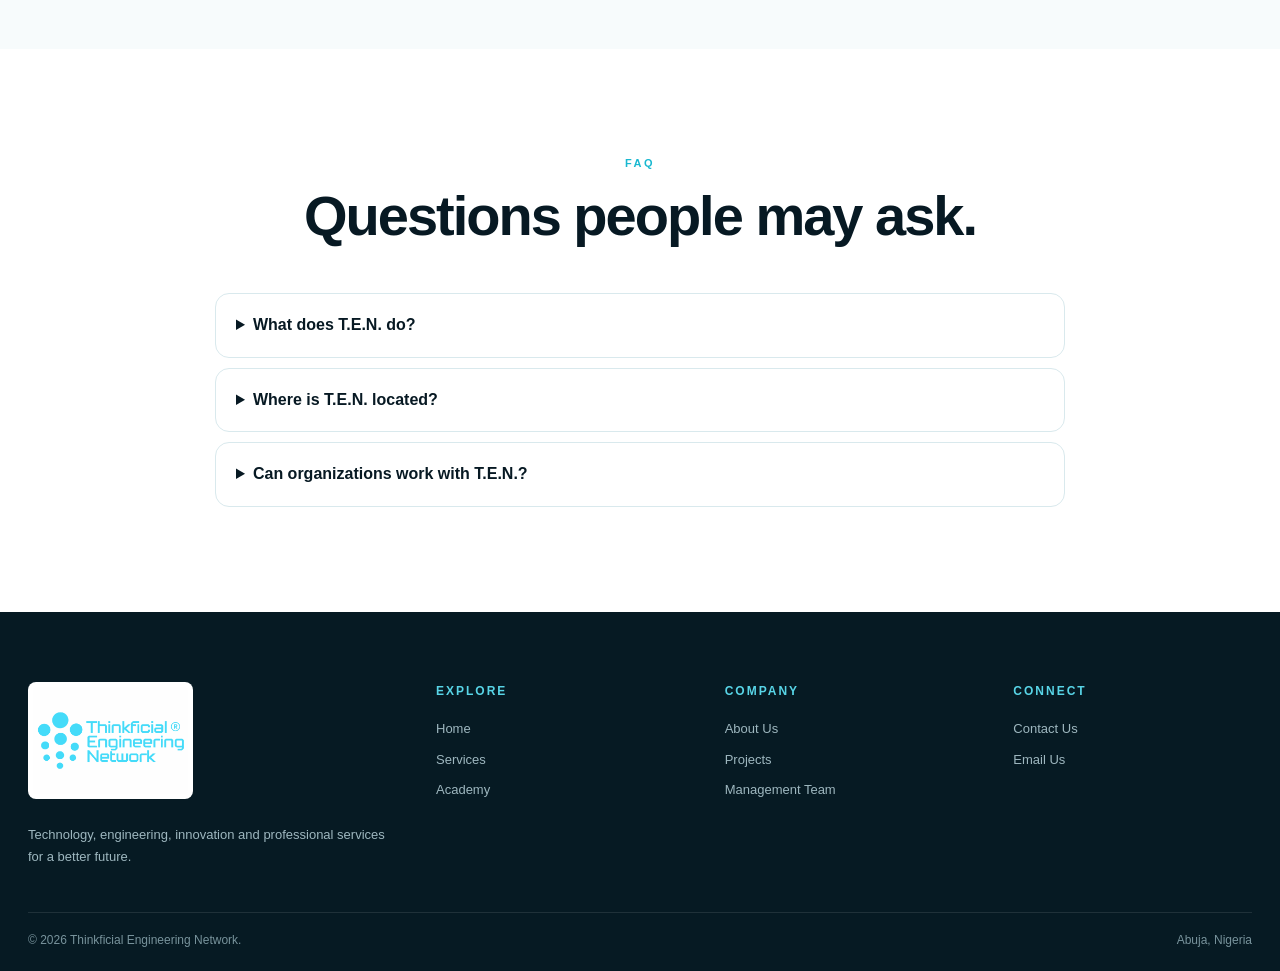
<file: didactic-dollop-main/company.html>
<!doctype html><html lang="en"><head><meta charset="utf-8"><meta name="viewport" content="width=device-width,initial-scale=1"><meta name="description" content="About Thinkficial Engineering Network, its values, projects and management team."><title>Company | T.E.N.</title><link rel="icon" href="TEN Logo.png"><link rel="stylesheet" href="style.css"><script src="app.js" defer></script></head><body><header class="site-header"><nav class="navbar"><a class="brand" href="index.html"><img src="TEN Logo.png" alt="T.E.N."></a><button class="menu-btn" aria-label="Open menu" aria-expanded="false" aria-controls="navLinks">☰</button><ul class="nav-links" id="navLinks"><li><a href="index.html">Home</a></li><li><a href="services.html">Services</a></li><li><a href="academy.html">Academy</a></li><li><a href="company.html">Company</a></li><li><a class="nav-cta" href="contact.html">Contact Us</a></li></ul></nav></header><main><section class="page-hero"><div><p class="eyebrow">THE COMPANY</p><h1>People, ideas and technology.</h1><p>Learn about T.E.N., our approach, values, projects and management team.</p></div></section><section id="about" class="section"><div class="company-grid"><div class="company-copy"><p class="eyebrow">ABOUT T.E.N.</p><h2>Practical technology. Professional thinking.</h2><p>Thinkficial Engineering Network is an IT and professional services agency offering ICT and AI solutions, consultancy, information research, recruitment and training.</p><p>Our approach is simple: understand the need, apply the right technology and deliver a practical result that creates value.</p></div><div class="mission"><article><small>MISSION</small><h3>Make useful technology accessible.</h3><p>We aim to provide practical services and learning opportunities that help people and organizations grow.</p></article><article><small>VISION</small><h3>Build a future powered by skilled people and smart solutions.</h3><p>We see technology as a tool for innovation, productivity and opportunity.</p></article></div></div></section><section class="section alt"><div class="section-heading"><p class="eyebrow">OUR VALUES</p><h2>What guides our work.</h2></div><div class="values"><article class="value"><b>01</b><h3>Professionalism</h3><p>Clear communication, responsibility and quality.</p></article><article class="value"><b>02</b><h3>Innovation</h3><p>Continuous learning and better ways to solve problems.</p></article><article class="value"><b>03</b><h3>Practicality</h3><p>Useful outcomes without unnecessary complexity.</p></article><article class="value"><b>04</b><h3>Growth</h3><p>Continuous learning for our team, students and clients.</p></article></div></section><section id="projects" class="section"><div class="section-heading"><p class="eyebrow">OUR WORK</p><h2>Projects & solution areas.</h2><p>Use this section to showcase your real completed work as your portfolio grows.</p></div><div class="projects"><article class="project"><span class="project-num">01 / WEB</span><div><h3>Business Website Solutions</h3><p>Modern responsive websites for businesses and organizations.</p></div></article><article class="project"><span class="project-num">02 / TRAINING</span><div><h3>Practical Digital Skills</h3><p>Hands-on training programs around useful technology skills.</p></div></article><article class="project"><span class="project-num">03 / DIGITAL</span><div><h3>AI & Software Concepts</h3><p>Technology concepts and software solutions for modern workflows.</p></div></article></div></section><section id="team" class="section alt"><div class="section-heading"><p class="eyebrow">OUR PEOPLE</p><h2>Management Team.</h2><p>Qualified and professional personnel who are excellence driven.</p></div><div class="team"><article class="person"><div class="avatar">AU</div><h3>Engr. Augustine Umeliwu</h3><p>Manager</p></article><article class="person"><div class="avatar">RA</div><h3>Raphael Alemoh</h3><p>CTO</p></article><article class="person"><div class="avatar">LI</div><h3>Miss Lilian Iwuorah</h3><p>Virtual Assistant</p></article><article class="person"><div class="avatar">GO</div><h3>Miss Grace Ogbonna</h3><p>Digital Marketer</p></article><article class="person"><div class="avatar">SA</div><h3>Mr Samuel Alkantara</h3><p>Digital Analyst</p></article><article class="person"><div class="avatar">FB</div><h3>Miss Favour Barau</h3><p>Brand Manager</p></article><article class="person"><div class="avatar">MA</div><h3>Mrs. Maryrose Asogwa</h3><p>Finance Officer</p></article><article class="person"><div class="avatar">MC</div><h3>Michael Charles</h3><p>Operating Manager</p></article><article class="person"><div class="avatar">BF</div><h3>Boniface Favour</h3><p>Operating Manager</p></article></div></section><section class="section"><div class="section-heading"><p class="eyebrow">FAQ</p><h2>Questions people may ask.</h2></div><div class="faq"><details><summary>What does T.E.N. do?</summary><p>We provide technology, ICT, AI, research, digital, training and engineering consultancy services.</p></details><details><summary>Where is T.E.N. located?</summary><p>T.E.N. operates from Abuja, Nigeria.</p></details><details><summary>Can organizations work with T.E.N.?</summary><p>Yes. Contact us with your requirements and we can discuss an appropriate solution.</p></details></div></section></main><footer class="footer"><div class="footer-container"><div class="footer-column"><img class="footer-logo" src="TEN Logo.png" alt="T.E.N."><p>Technology, engineering, innovation and professional services for a better future.</p></div><div class="footer-column"><h3>Explore</h3><a href="index.html">Home</a><a href="services.html">Services</a><a href="academy.html">Academy</a></div><div class="footer-column"><h3>Company</h3><a href="#about">About Us</a><a href="#projects">Projects</a><a href="#team">Management Team</a></div><div class="footer-column"><h3>Connect</h3><a href="contact.html">Contact Us</a><a href="mailto:thinkficialengineeringnetwork@gmail.com">Email Us</a></div></div><div class="footer-bottom"><span>© 2026 Thinkficial Engineering Network.</span><span>Abuja, Nigeria</span></div></footer></body></html>
</file>
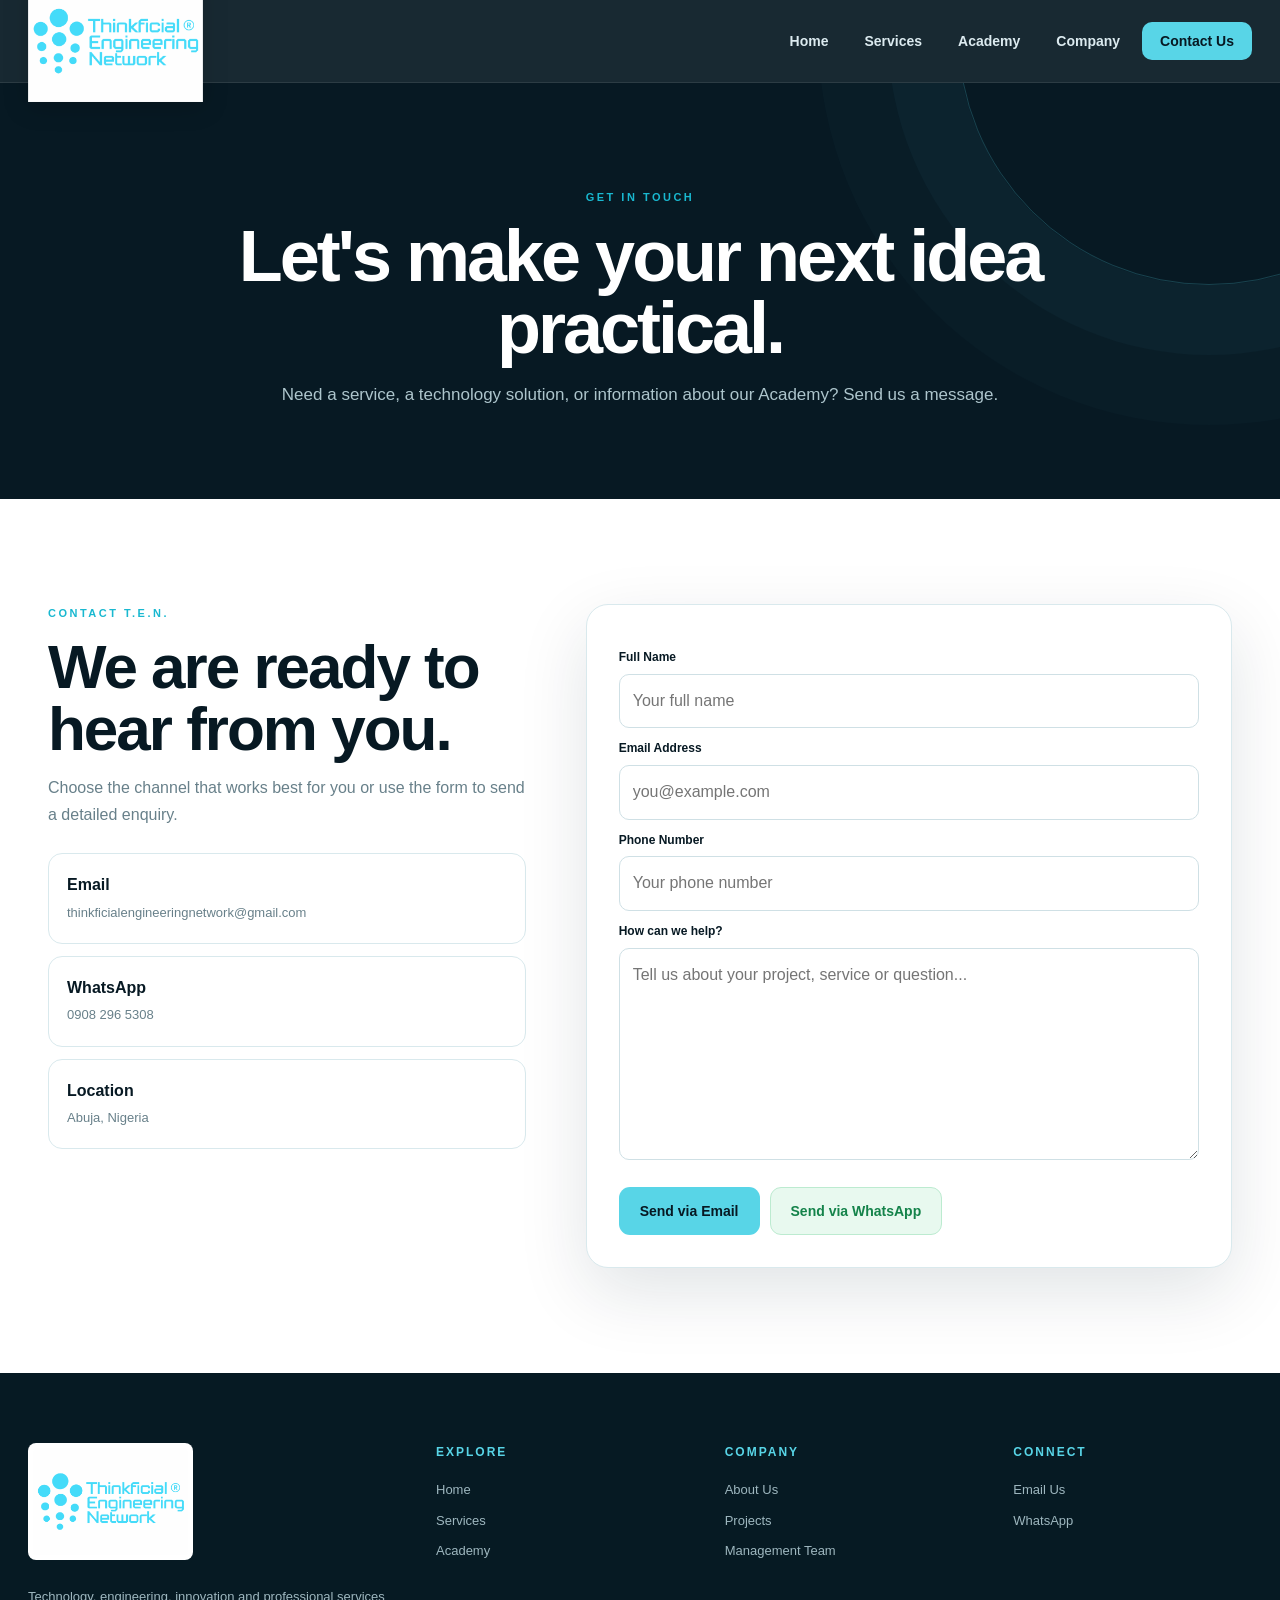
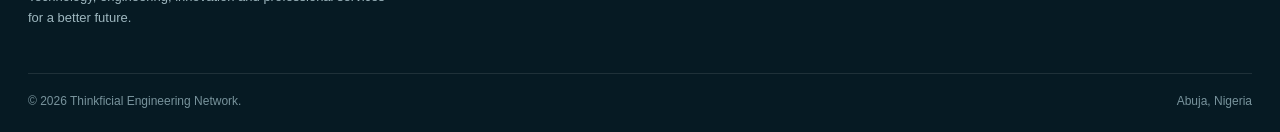
<file: didactic-dollop-main/contact.html>
<!doctype html><html lang="en"><head><meta charset="utf-8"><meta name="viewport" content="width=device-width,initial-scale=1"><meta name="description" content="Contact Thinkficial Engineering Network."><title>Contact | T.E.N.</title><link rel="icon" href="TEN Logo.png"><link rel="stylesheet" href="style.css"><script src="app.js" defer></script></head><body><header class="site-header"><nav class="navbar"><a class="brand" href="index.html"><img src="TEN Logo.png" alt="T.E.N."></a><button class="menu-btn" aria-label="Open menu" aria-expanded="false" aria-controls="navLinks">☰</button><ul class="nav-links" id="navLinks"><li><a href="index.html">Home</a></li><li><a href="services.html">Services</a></li><li><a href="academy.html">Academy</a></li><li><a href="company.html">Company</a></li><li><a class="nav-cta" href="contact.html">Contact Us</a></li></ul></nav></header><main><section class="page-hero"><div><p class="eyebrow">GET IN TOUCH</p><h1>Let's make your next idea practical.</h1><p>Need a service, a technology solution, or information about our Academy? Send us a message.</p></div></section><section class="section"><div class="contact-grid"><div class="contact-copy"><p class="eyebrow">CONTACT T.E.N.</p><h2>We are ready to hear from you.</h2><p>Choose the channel that works best for you or use the form to send a detailed enquiry.</p><div class="contact-list"><a class="contact-item" href="mailto:thinkficialengineeringnetwork@gmail.com"><strong>Email</strong><span>thinkficialengineeringnetwork@gmail.com</span></a><a class="contact-item" href="https://wa.me/2349082965308" target="_blank" rel="noopener"><strong>WhatsApp</strong><span>0908 296 5308</span></a><div class="contact-item"><strong>Location</strong><span>Abuja, Nigeria</span></div></div></div><form class="form-card" id="contactForm"><label for="name">Full Name</label><input id="name" name="name" required placeholder="Your full name"><label for="email">Email Address</label><input id="email" type="email" name="email" required placeholder="you@example.com"><label for="phone">Phone Number</label><input id="phone" name="phone" required placeholder="Your phone number"><label for="message">How can we help?</label><textarea id="message" name="message" rows="7" required placeholder="Tell us about your project, service or question..."></textarea><div class="form-actions"><button class="btn btn-primary" type="submit">Send via Email</button><button class="btn btn-whatsapp" type="button" id="whatsappBtn">Send via WhatsApp</button></div></form></div></section></main><footer class="footer"><div class="footer-container"><div class="footer-column"><img class="footer-logo" src="TEN Logo.png" alt="T.E.N."><p>Technology, engineering, innovation and professional services for a better future.</p></div><div class="footer-column"><h3>Explore</h3><a href="index.html">Home</a><a href="services.html">Services</a><a href="academy.html">Academy</a></div><div class="footer-column"><h3>Company</h3><a href="company.html">About Us</a><a href="company.html#projects">Projects</a><a href="company.html#team">Management Team</a></div><div class="footer-column"><h3>Connect</h3><a href="mailto:thinkficialengineeringnetwork@gmail.com">Email Us</a><a href="https://wa.me/2349082965308">WhatsApp</a></div></div><div class="footer-bottom"><span>© 2026 Thinkficial Engineering Network.</span><span>Abuja, Nigeria</span></div></footer></body></html>
</file>
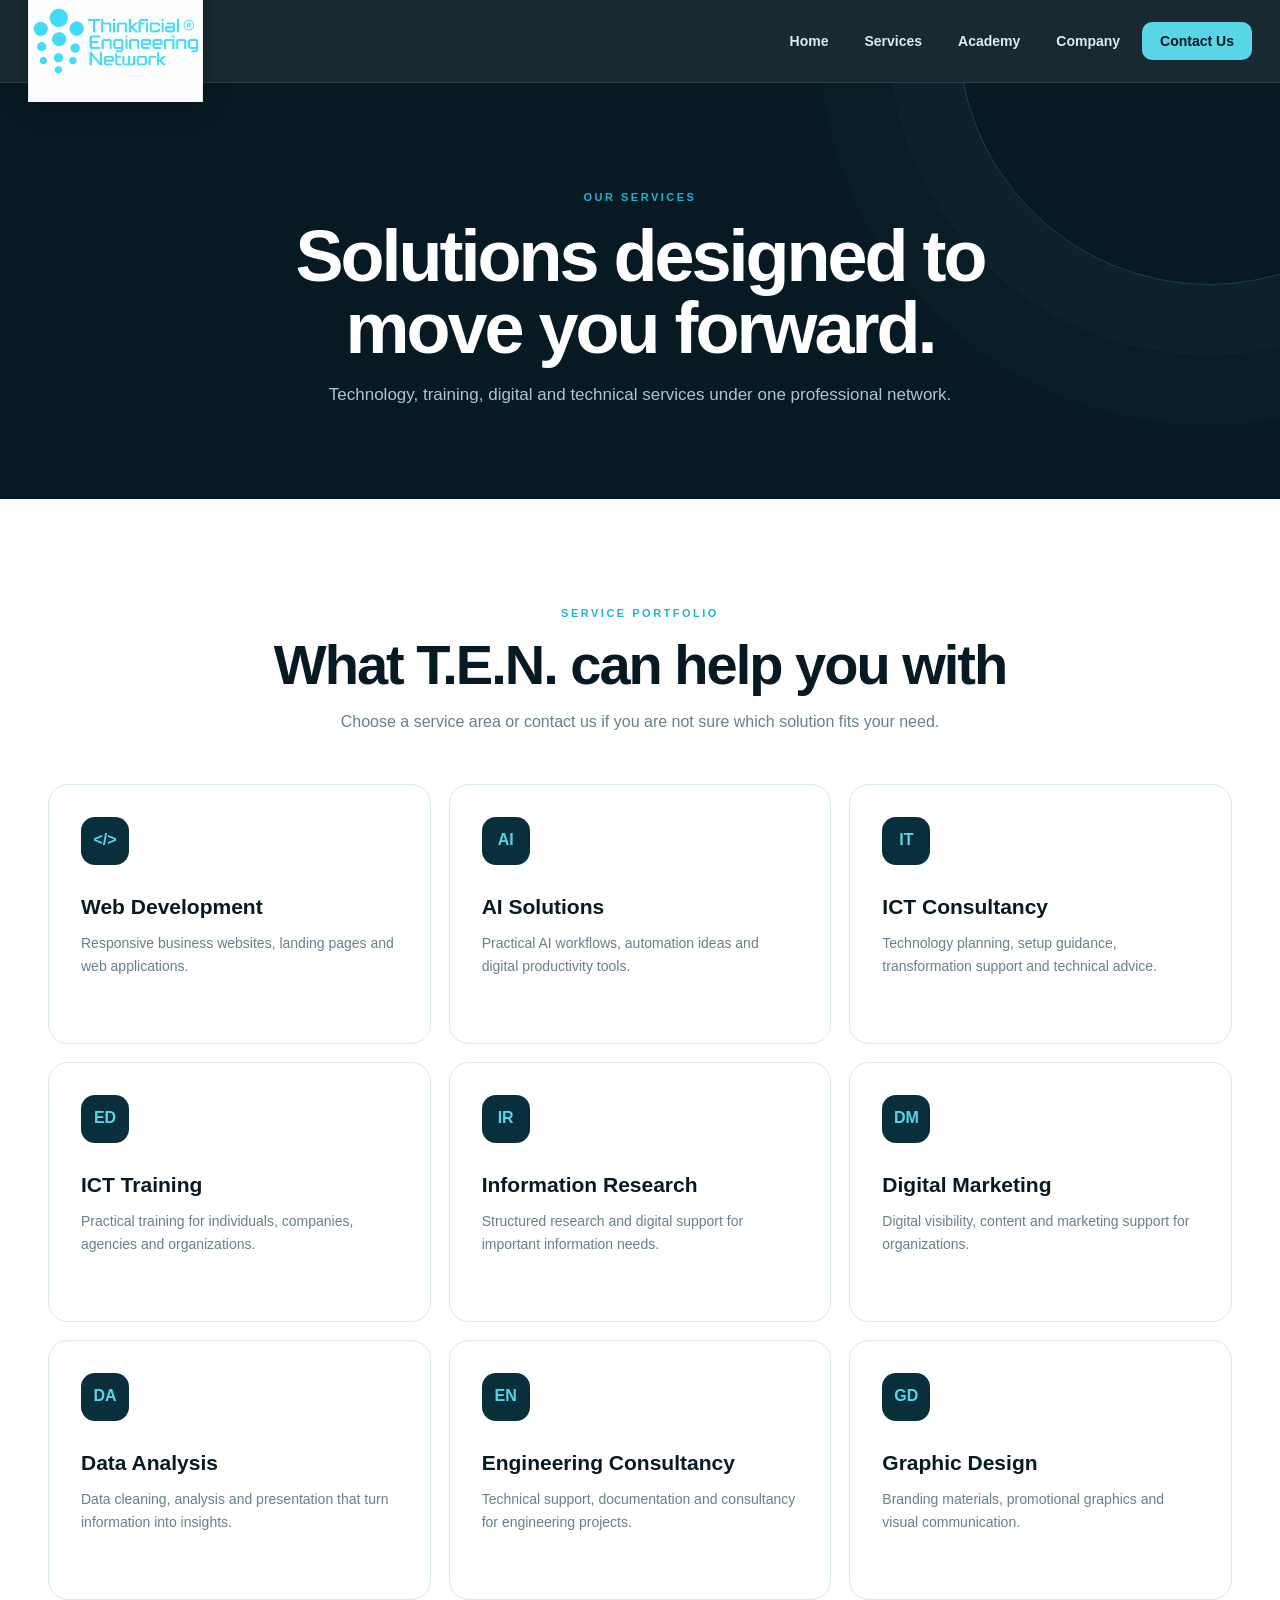
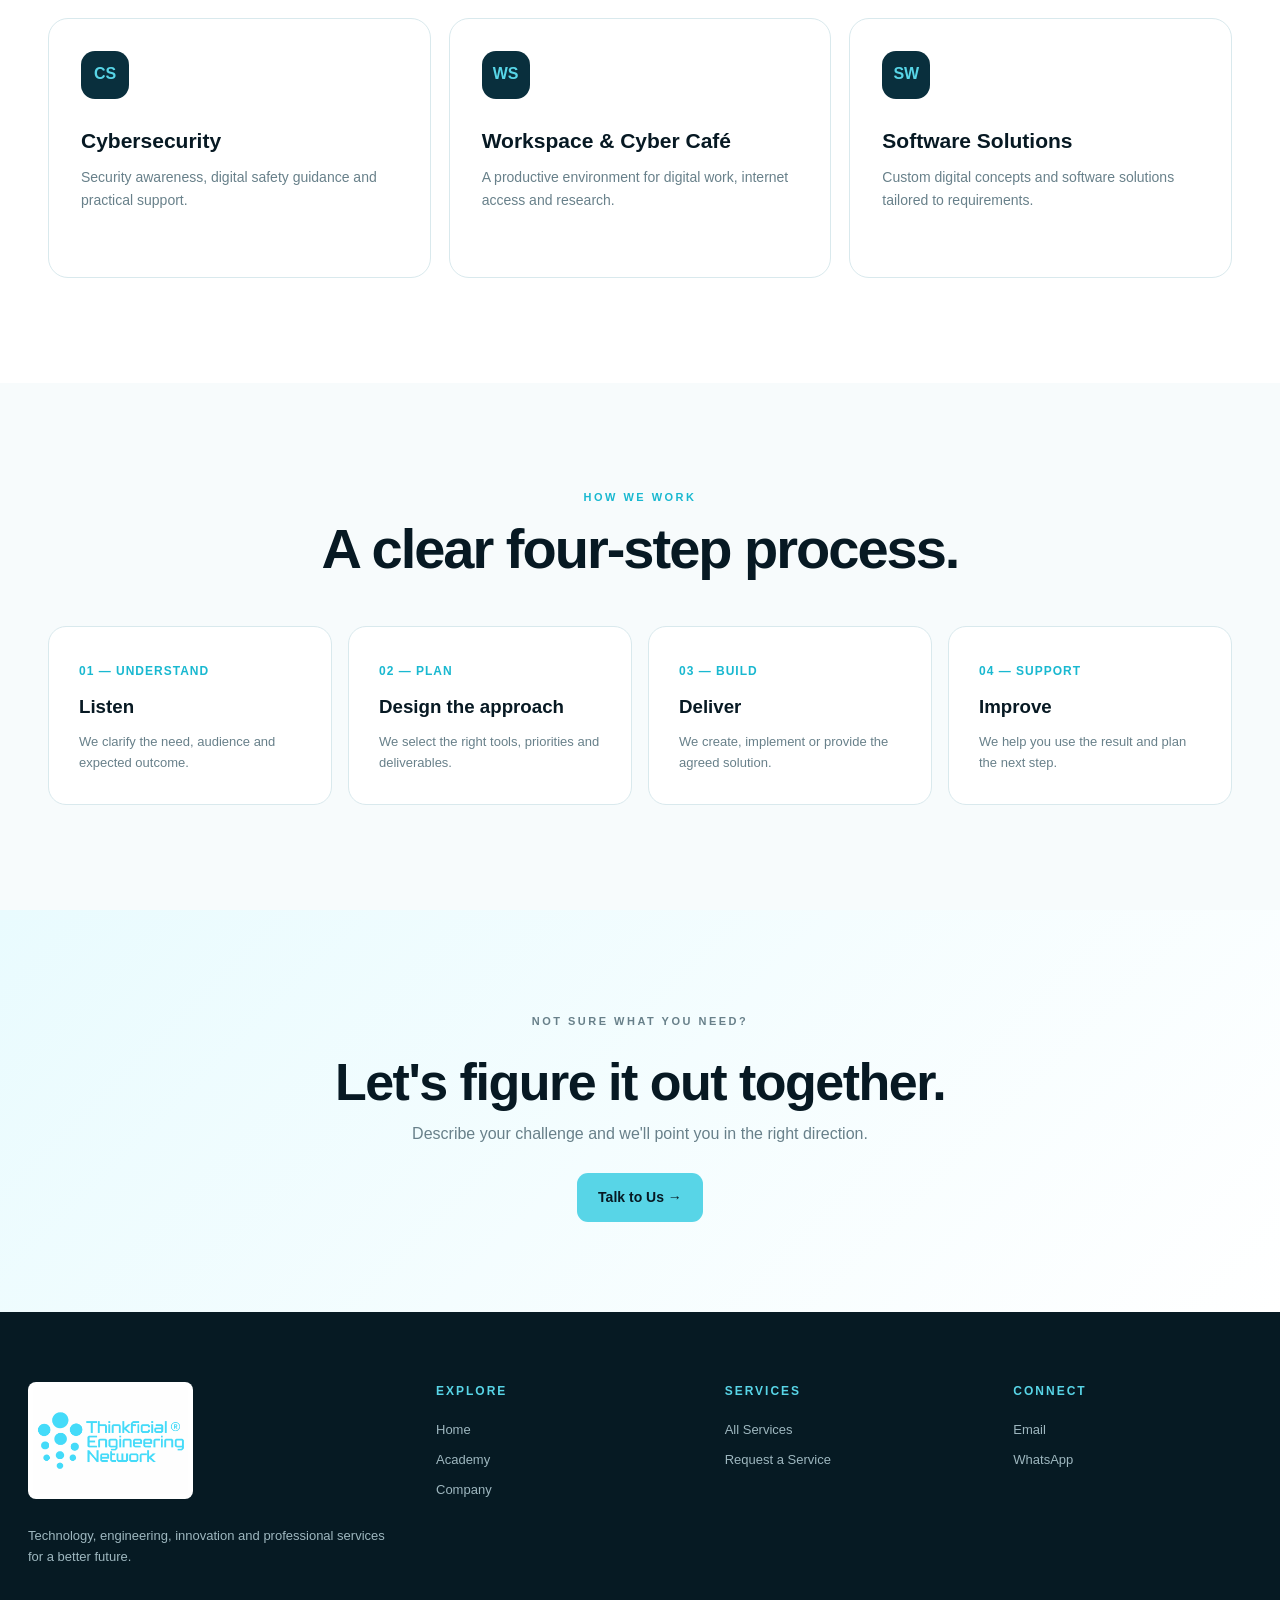
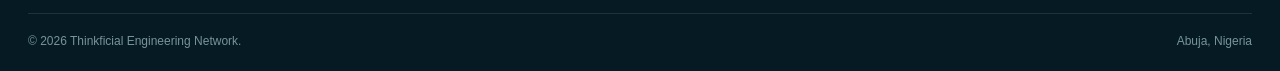
<file: didactic-dollop-main/services.html>
<!doctype html><html lang="en"><head><meta charset="utf-8"><meta name="viewport" content="width=device-width,initial-scale=1"><meta name="description" content="T.E.N. technology, ICT, AI, digital and engineering services."><title>Services | T.E.N.</title><link rel="icon" href="TEN Logo.png"><link rel="stylesheet" href="style.css"><script src="app.js" defer></script></head><body><header class="site-header"><nav class="navbar"><a class="brand" href="index.html"><img src="TEN Logo.png" alt="T.E.N."></a><button class="menu-btn" aria-label="Open menu" aria-expanded="false" aria-controls="navLinks">☰</button><ul class="nav-links" id="navLinks"><li><a href="index.html">Home</a></li><li><a href="services.html">Services</a></li><li><a href="academy.html">Academy</a></li><li><a href="company.html">Company</a></li><li><a class="nav-cta" href="contact.html">Contact Us</a></li></ul></nav></header><main><section class="page-hero"><div><p class="eyebrow">OUR SERVICES</p><h1>Solutions designed to move you forward.</h1><p>Technology, training, digital and technical services under one professional network.</p></div></section><section class="section"><div class="section-heading"><p class="eyebrow">SERVICE PORTFOLIO</p><h2>What T.E.N. can help you with</h2><p>Choose a service area or contact us if you are not sure which solution fits your need.</p></div><div class="cards-grid"><article class="big-card"><div class="service-icon">&lt;/&gt;</div><h3>Web Development</h3><p>Responsive business websites, landing pages and web applications.</p></article><article class="big-card"><div class="service-icon">AI</div><h3>AI Solutions</h3><p>Practical AI workflows, automation ideas and digital productivity tools.</p></article><article class="big-card"><div class="service-icon">IT</div><h3>ICT Consultancy</h3><p>Technology planning, setup guidance, transformation support and technical advice.</p></article><article class="big-card"><div class="service-icon">ED</div><h3>ICT Training</h3><p>Practical training for individuals, companies, agencies and organizations.</p></article><article class="big-card"><div class="service-icon">IR</div><h3>Information Research</h3><p>Structured research and digital support for important information needs.</p></article><article class="big-card"><div class="service-icon">DM</div><h3>Digital Marketing</h3><p>Digital visibility, content and marketing support for organizations.</p></article><article class="big-card"><div class="service-icon">DA</div><h3>Data Analysis</h3><p>Data cleaning, analysis and presentation that turn information into insights.</p></article><article class="big-card"><div class="service-icon">EN</div><h3>Engineering Consultancy</h3><p>Technical support, documentation and consultancy for engineering projects.</p></article><article class="big-card"><div class="service-icon">GD</div><h3>Graphic Design</h3><p>Branding materials, promotional graphics and visual communication.</p></article><article class="big-card"><div class="service-icon">CS</div><h3>Cybersecurity</h3><p>Security awareness, digital safety guidance and practical support.</p></article><article class="big-card"><div class="service-icon">WS</div><h3>Workspace & Cyber Café</h3><p>A productive environment for digital work, internet access and research.</p></article><article class="big-card"><div class="service-icon">SW</div><h3>Software Solutions</h3><p>Custom digital concepts and software solutions tailored to requirements.</p></article></div></section><section class="process"><div class="section"><div class="section-heading"><p class="eyebrow">HOW WE WORK</p><h2>A clear four-step process.</h2></div><div class="process-grid"><article class="process-card"><b>01 — UNDERSTAND</b><h3>Listen</h3><p>We clarify the need, audience and expected outcome.</p></article><article class="process-card"><b>02 — PLAN</b><h3>Design the approach</h3><p>We select the right tools, priorities and deliverables.</p></article><article class="process-card"><b>03 — BUILD</b><h3>Deliver</h3><p>We create, implement or provide the agreed solution.</p></article><article class="process-card"><b>04 — SUPPORT</b><h3>Improve</h3><p>We help you use the result and plan the next step.</p></article></div></div></section><section class="cta"><p class="eyebrow">NOT SURE WHAT YOU NEED?</p><h2>Let's figure it out together.</h2><p>Describe your challenge and we'll point you in the right direction.</p><a class="btn btn-primary" href="contact.html">Talk to Us →</a></section></main><footer class="footer"><div class="footer-container"><div class="footer-column"><img class="footer-logo" src="TEN Logo.png" alt="T.E.N."><p>Technology, engineering, innovation and professional services for a better future.</p></div><div class="footer-column"><h3>Explore</h3><a href="index.html">Home</a><a href="academy.html">Academy</a><a href="company.html">Company</a></div><div class="footer-column"><h3>Services</h3><a href="services.html">All Services</a><a href="contact.html">Request a Service</a></div><div class="footer-column"><h3>Connect</h3><a href="mailto:thinkficialengineeringnetwork@gmail.com">Email</a><a href="https://wa.me/2349082965308">WhatsApp</a></div></div><div class="footer-bottom"><span>© 2026 Thinkficial Engineering Network.</span><span>Abuja, Nigeria</span></div></footer></body></html>
</file>
<file: style.css>
:root{--navy:#123f50;--navy-dark:#092c3a;--cyan:#5bc9de;--cyan-dark:#35aec5;--pale:#f2fbfd;--text:#173d4d;--muted:#657980;--border:#dcecef;--white:#fff;--shadow:0 18px 55px rgba(18,63,80,.10)}
*{box-sizing:border-box;margin:0;padding:0}html{scroll-behavior:smooth;scroll-padding-top:90px}body{font-family:Inter,Arial,Helvetica,sans-serif;color:var(--text);line-height:1.65;background:#fff}a{color:inherit}.skip-link{position:fixed;left:-999px;top:10px;z-index:9999;background:#fff;padding:10px 15px}.skip-link:focus{left:10px}.site-header{position:sticky;top:0;z-index:1000;background:rgba(255,255,255,.94);backdrop-filter:blur(12px);border-bottom:1px solid var(--border)}.navbar{max-width:1250px;margin:auto;min-height:78px;padding:8px 25px;display:flex;align-items:center;justify-content:space-between}.brand img{width:185px;display:block}.nav-links{display:flex;align-items:center;gap:23px;list-style:none}.nav-links a{text-decoration:none;font-size:14px;font-weight:700;transition:.2s}.nav-links a:hover{color:var(--cyan-dark)}.nav-cta{background:var(--navy);color:#fff!important;padding:10px 17px;border-radius:8px}.menu-btn{display:none;border:0;background:transparent;font-size:30px;color:var(--navy);cursor:pointer}.hero{min-height:720px;padding:90px max(7%,25px);display:grid;grid-template-columns:1.12fr .88fr;gap:60px;align-items:center;overflow:hidden;background:radial-gradient(circle at 90% 15%,rgba(91,201,222,.17),transparent 28%),linear-gradient(135deg,#effcff,#fff)}.hero-content{position:relative;z-index:2}.eyebrow{color:var(--cyan-dark);font-weight:900;letter-spacing:2px;font-size:12px;margin-bottom:12px}.hero h1{font-size:clamp(45px,6vw,76px);line-height:1.03;letter-spacing:-2px;margin-bottom:24px;max-width:850px}.hero h1 span{color:var(--cyan-dark)}.lead{font-size:19px;color:var(--muted);max-width:720px}.hero-actions{display:flex;gap:13px;flex-wrap:wrap;margin-top:32px}.btn{display:inline-flex;align-items:center;justify-content:center;border:2px solid transparent;border-radius:9px;padding:13px 21px;text-decoration:none;font-weight:800;cursor:pointer;font:inherit;transition:.25s}.btn-primary{background:var(--cyan);color:#fff}.btn-primary:hover{background:var(--cyan-dark);transform:translateY(-2px)}.btn-outline{border-color:var(--cyan);color:var(--cyan-dark);background:transparent}.btn-outline:hover{background:#e8fafc}.btn-light{background:#fff;color:var(--navy);border-color:#fff}.hero-trust{display:flex;gap:18px;flex-wrap:wrap;margin-top:28px;font-size:13px;color:#5e737a;font-weight:700}.hero-visual{position:relative}.hero-glow{position:absolute;inset:5% 3% -4% 4%;background:rgba(91,201,222,.22);filter:blur(55px);border-radius:50%}.hero-card{position:relative;background:rgba(255,255,255,.96);border:1px solid #d9eef2;border-radius:28px;padding:38px;box-shadow:var(--shadow);text-align:center}.hero-card img{width:100%;max-width:380px}.hero-card-copy{border-top:1px solid var(--border);padding-top:22px;margin-top:18px}.hero-card-copy span{font-size:10px;font-weight:900;letter-spacing:1.5px;color:var(--cyan-dark)}.hero-card h2{font-size:26px;margin:8px 0}.hero-card p{color:var(--muted)}.stats{background:var(--navy);color:#fff}.stats-grid{max-width:1200px;margin:auto;display:grid;grid-template-columns:repeat(4,1fr);padding:30px 25px}.stat{text-align:center;border-right:1px solid rgba(255,255,255,.15)}.stat:last-child{border-right:0}.stat strong{display:block;font-size:32px;color:var(--cyan)}.stat span{font-size:13px;color:#d4e5e9}.section{max-width:1200px;margin:auto;padding:100px 25px}.section-light{max-width:none;padding-left:max(7%,25px);padding-right:max(7%,25px);background:var(--pale)}.section-heading{text-align:center;max-width:820px;margin:0 auto 55px}.section-heading h2,.why-content h2{font-size:clamp(34px,4vw,48px);line-height:1.12;letter-spacing:-1px;margin-bottom:14px}.section-heading>p:last-child,.why-content>p:last-child{color:var(--muted)}.about-grid{display:grid;grid-template-columns:1fr 1fr;gap:70px;align-items:start}.about-copy h3{font-size:30px;margin-bottom:14px}.about-copy p{color:var(--muted);margin-bottom:17px}.text-link{display:inline-block;color:var(--cyan-dark);font-weight:900;text-decoration:none;margin-top:8px}.about-highlights{display:grid;gap:15px}.about-highlights article{display:flex;gap:20px;padding:25px;background:var(--pale);border:1px solid var(--border);border-radius:15px}.about-highlights span{color:var(--cyan-dark);font-weight:900;font-size:20px}.about-highlights h3{font-size:20px;margin-bottom:3px}.about-highlights p{color:var(--muted)}.cards{display:grid;gap:22px}.services-grid{grid-template-columns:repeat(4,1fr);max-width:1200px;margin:auto}.card{background:#fff;border:1px solid var(--border);border-radius:17px;padding:30px 24px;box-shadow:0 8px 28px rgba(39,135,154,.05);transition:.25s}.card:hover{transform:translateY(-7px);box-shadow:var(--shadow);border-color:#bce7ee}.icon{font-size:32px;color:var(--cyan-dark);margin-bottom:13px}.card h3{font-size:19px;margin-bottom:8px}.card p{color:var(--muted);font-size:14px}.why-section{display:grid;grid-template-columns:.75fr 1.25fr;gap:70px;align-items:start}.why-grid{display:grid;grid-template-columns:1fr 1fr;gap:18px}.why-item{padding:25px;border:1px solid var(--border);border-radius:15px}.why-item b{color:var(--cyan-dark)}.why-item h3{margin:8px 0 5px}.why-item p{color:var(--muted);font-size:14px}.projects-grid{display:grid;grid-template-columns:repeat(3,1fr);gap:22px}.project-card{min-height:250px;padding:30px;border-radius:18px;background:linear-gradient(145deg,var(--navy),#1c6276);color:#fff;display:flex;flex-direction:column;justify-content:space-between;box-shadow:var(--shadow);transition:.25s}.project-card:hover{transform:translateY(-6px)}.project-number{font-size:12px;font-weight:900;color:#9ce6f3}.project-tag{font-size:10px;letter-spacing:1.5px;font-weight:900;color:#9ce6f3;margin-bottom:8px}.project-card h3{font-size:23px;margin-bottom:7px}.project-card p:last-child{color:#d7e8ec;font-size:14px}.academy-banner{background:var(--navy-dark);color:#fff;padding:75px max(7%,25px)}.academy-banner-inner{max-width:1200px;margin:auto;display:flex;justify-content:space-between;align-items:center;gap:40px}.academy-banner h2{font-size:clamp(32px,4vw,48px);line-height:1.1;max-width:750px;margin-bottom:12px}.academy-banner p:not(.eyebrow){color:#d6e5e9;max-width:780px}.team-grid{display:grid;grid-template-columns:repeat(4,1fr);gap:22px}.team-card{text-align:center;border:1px solid var(--border);border-radius:16px;padding:28px 18px;background:#fff;transition:.25s}.team-card:hover{transform:translateY(-5px);box-shadow:var(--shadow)}.avatar{width:78px;height:78px;margin:0 auto 15px;border-radius:50%;display:grid;place-items:center;background:#dff7fb;color:var(--cyan-dark);font-weight:900;font-size:21px}.team-card h3{font-size:16px}.team-card p{color:var(--cyan-dark);font-weight:800;margin-top:5px;font-size:13px}.testimonial-wrap{max-width:850px;margin:auto;display:grid;grid-template-columns:50px 1fr 50px;align-items:center;gap:15px}.testimonial-card{background:#fff;border:1px solid var(--border);border-radius:18px;padding:40px;text-align:center;box-shadow:var(--shadow)}.stars{letter-spacing:4px;color:#f0b429;margin-bottom:15px}.testimonial-card p{font-size:18px;color:#536b73;margin-bottom:18px}.testimonial-card strong,.testimonial-card span{display:block}.testimonial-card span{font-size:13px;color:var(--muted)}.slider-btn{width:45px;height:45px;border-radius:50%;border:1px solid var(--border);background:#fff;font-size:30px;color:var(--navy);cursor:pointer}.faq-list{max-width:900px;margin:auto;display:grid;gap:12px}.faq-list details{border:1px solid var(--border);border-radius:12px;padding:19px 22px;background:#fff}.faq-list summary{cursor:pointer;font-weight:800}.faq-list p{color:var(--muted);padding-top:12px}.contact{background:linear-gradient(135deg,#effcff,#fff)}.contact-container{display:grid;grid-template-columns:.9fr 1.1fr;gap:70px;align-items:start}.contact-text h2{font-size:clamp(35px,4vw,50px);line-height:1.1;margin-bottom:15px}.contact-text>p:not(.eyebrow){color:var(--muted);margin-bottom:25px}.contact-list{display:grid;gap:13px}.contact-list a,.contact-list div{padding:16px 18px;border:1px solid var(--border);border-radius:11px;background:#fff;text-decoration:none}.contact-list strong,.contact-list span{display:block}.contact-list span{color:var(--muted);font-size:14px}.contact-form{background:#fff;border:1px solid var(--border);padding:30px;border-radius:18px;box-shadow:var(--shadow);display:flex;flex-direction:column;gap:8px}.contact-form label{font-size:13px;font-weight:800;margin-top:6px}.contact-form input,.contact-form textarea{width:100%;padding:14px;border:1px solid #cfe4e8;border-radius:8px;font:inherit;outline:none;resize:vertical}.contact-form input:focus,.contact-form textarea:focus{border-color:var(--cyan);box-shadow:0 0 0 3px rgba(91,201,222,.12)}.buttons{display:flex;gap:10px;flex-wrap:wrap;margin-top:10px}.btn-whatsapp{background:#e8faf0;color:#18864b;border-color:#bcebd0}.footer{background:#0b2e3b;color:#fff;padding:65px max(7%,25px) 20px}.footer-container{max-width:1200px;margin:auto;display:grid;grid-template-columns:1.4fr repeat(3,1fr);gap:45px}.footer-logo{width:170px;background:#fff;padding:6px;border-radius:7px;margin-bottom:15px}.footer-column h3{font-size:13px;letter-spacing:1.5px;margin-bottom:17px;color:#9ce6f3}.footer-column p{color:#c5d9de;font-size:14px}.footer-column a{display:block;color:#dce8eb;text-decoration:none;font-size:14px;margin:9px 0}.footer-column a:hover{color:var(--cyan)}.footer-bottom{max-width:1200px;margin:45px auto 0;padding-top:20px;border-top:1px solid rgba(255,255,255,.12);display:flex;justify-content:space-between;gap:20px;color:#a9c1c8;font-size:12px}.footer-bottom a{color:#a9c1c8;text-decoration:none}.reveal{animation:fadeUp .65s ease both}@keyframes fadeUp{from{opacity:0;transform:translateY(18px)}to{opacity:1;transform:none}}@media(max-width:1050px){.nav-links{gap:14px}.services-grid{grid-template-columns:repeat(2,1fr)}.team-grid{grid-template-columns:repeat(3,1fr)}.hero{grid-template-columns:1fr}.hero-visual{max-width:620px;margin:auto;width:100%}.why-section{grid-template-columns:1fr}.footer-container{grid-template-columns:repeat(2,1fr)}}@media(max-width:760px){.navbar{min-height:70px}.brand img{width:155px}.menu-btn{display:block}.nav-links{display:none;position:absolute;top:70px;left:0;right:0;background:#fff;padding:16px 25px 22px;box-shadow:0 15px 25px rgba(0,0,0,.08);flex-direction:column;align-items:stretch;gap:4px}.nav-links.open{display:flex}.nav-links a{display:block;padding:10px}.nav-cta{margin-top:5px;text-align:center}.hero{padding-top:65px;padding-bottom:65px}.hero h1{letter-spacing:-1px}.hero-trust{display:grid;gap:7px}.stats-grid{grid-template-columns:1fr 1fr}.stat{border-right:0;border-bottom:1px solid rgba(255,255,255,.15);padding:14px}.stat:nth-child(3),.stat:nth-child(4){border-bottom:0}.about-grid,.contact-container{grid-template-columns:1fr;gap:40px}.services-grid,.projects-grid{grid-template-columns:1fr}.team-grid{grid-template-columns:1fr 1fr}.why-grid{grid-template-columns:1fr}.academy-banner-inner{flex-direction:column;align-items:flex-start}.testimonial-wrap{grid-template-columns:35px 1fr 35px;gap:7px}.testimonial-card{padding:28px 18px}.slider-btn{width:35px;height:35px;font-size:24px}.footer-container{grid-template-columns:1fr 1fr;gap:30px}.footer-bottom{flex-direction:column}}@media(max-width:480px){.section{padding:75px 18px}.section-light,.academy-banner{padding-left:18px;padding-right:18px}.hero{padding-left:18px;padding-right:18px}.hero-card{padding:22px}.team-grid{grid-template-columns:1fr}.footer-container{grid-template-columns:1fr}.buttons .btn{width:100%}}

/* --- Expanded multi-page professional design --- */
.left-heading{text-align:left;margin:0}.intro-grid{display:grid;grid-template-columns:1fr 1fr;gap:80px;align-items:center}.mini-features{display:grid;grid-template-columns:1fr;gap:14px}.mini-features article{padding:22px 24px;border:1px solid var(--border);border-radius:15px;background:linear-gradient(135deg,#fff,#f5fcfd);position:relative;overflow:hidden}.mini-features article:after{content:"";position:absolute;width:90px;height:90px;border-radius:50%;right:-30px;top:-30px;background:rgba(91,201,222,.1)}.mini-features span{font-size:12px;font-weight:900;color:var(--cyan-dark)}.mini-features h3{margin:3px 0 4px}.mini-features p{color:var(--muted);font-size:14px}.teaser-grid{grid-template-columns:repeat(4,1fr);max-width:1200px;margin:auto}.center-action{text-align:center;margin-top:35px}.split-banner{background:linear-gradient(115deg,#082c3a,#14566a);color:#fff;padding:85px max(7%,25px);display:flex;align-items:center;justify-content:space-between;gap:60px;overflow:hidden}.split-banner-content{max-width:820px}.split-banner h2{font-size:clamp(34px,4vw,52px);line-height:1.08;margin-bottom:15px}.split-banner p:not(.eyebrow){color:#d5e8ec;margin-bottom:25px}.banner-orb{width:210px;height:210px;flex:0 0 210px;border:1px solid rgba(255,255,255,.2);border-radius:50%;display:grid;place-items:center;align-content:center;font-weight:900;font-size:38px;background:radial-gradient(circle,rgba(91,201,222,.35),rgba(255,255,255,.02) 65%);box-shadow:0 0 80px rgba(91,201,222,.18)}.banner-orb small{display:block;font-size:11px;letter-spacing:3px;color:#a7eaf4}.home-contact{padding-top:70px;padding-bottom:90px}.home-contact-card{display:flex;justify-content:space-between;align-items:center;gap:35px;border:1px solid var(--border);border-radius:25px;padding:45px;background:linear-gradient(135deg,#f0fcfe,#fff);box-shadow:var(--shadow)}.home-contact-card h2{font-size:clamp(28px,4vw,43px);line-height:1.1;margin-bottom:10px}.home-contact-card p:last-child{color:var(--muted)}.page-hero{padding:100px max(7%,25px);background:radial-gradient(circle at 85% 25%,rgba(91,201,222,.22),transparent 30%),linear-gradient(135deg,#effcff,#fff);border-bottom:1px solid var(--border)}.page-hero>div{max-width:950px;margin:auto;text-align:center}.page-hero h1{font-size:clamp(42px,6vw,70px);line-height:1.05;letter-spacing:-2px;margin-bottom:18px}.page-hero p:last-child{max-width:760px;margin:auto;color:var(--muted);font-size:18px}.page-hero.compact{padding-top:80px;padding-bottom:80px}.full-services{grid-template-columns:repeat(3,1fr)}.process-strip{background:var(--pale);padding:90px max(7%,25px)}.process-grid{max-width:1200px;margin:auto;display:grid;grid-template-columns:repeat(4,1fr);gap:18px}.process-grid>div{background:#fff;border:1px solid var(--border);padding:28px;border-radius:16px}.process-grid b{color:var(--cyan-dark);font-size:13px}.process-grid h3{margin:7px 0}.process-grid p{color:var(--muted);font-size:14px}.cta-section{text-align:center;padding:90px 25px;background:#fff}.cta-section h2{font-size:clamp(30px,4vw,45px);margin-bottom:8px}.cta-section p{color:var(--muted);margin-bottom:22px}.company-about h2{font-size:clamp(35px,4vw,50px);line-height:1.1;margin-bottom:15px}.mission-cards{display:grid;gap:18px}.mission-cards article{padding:28px;border:1px solid var(--border);border-radius:18px;background:linear-gradient(135deg,#fff,#f3fbfd);box-shadow:0 10px 30px rgba(18,63,80,.05)}.mission-cards span{font-size:11px;letter-spacing:2px;font-weight:900;color:var(--cyan-dark)}.mission-cards h3{font-size:22px;margin:8px 0}.mission-cards p{color:var(--muted)}.values-grid{max-width:1200px;margin:auto;display:grid;grid-template-columns:repeat(4,1fr);gap:18px}.values-grid article{padding:28px;border-radius:16px;background:#fff;border:1px solid var(--border)}.values-grid b{color:var(--cyan-dark)}.values-grid h3{margin:8px 0}.values-grid p{color:var(--muted);font-size:14px}.contact-page{padding-top:85px}.contact-page .contact-container{max-width:1200px;margin:auto}.contact-page .contact-form{position:sticky;top:100px}.contact-page .contact-text h2{font-size:clamp(35px,4vw,50px)}
@media(max-width:1050px){.teaser-grid,.full-services{grid-template-columns:repeat(2,1fr)}.process-grid,.values-grid{grid-template-columns:repeat(2,1fr)}.intro-grid{gap:45px}.split-banner{padding-top:70px;padding-bottom:70px}}
@media(max-width:760px){.intro-grid{grid-template-columns:1fr}.left-heading{text-align:center}.split-banner{flex-direction:column;align-items:flex-start}.banner-orb{display:none}.home-contact-card{flex-direction:column;align-items:flex-start}.page-hero{padding-top:70px;padding-bottom:70px}.full-services,.teaser-grid,.process-grid,.values-grid{grid-template-columns:1fr}.contact-page .contact-form{position:static}}
</file>
<file: didactic-dollop-main/style.css>
:root{--ink:#071923;--navy:#092f3d;--navy2:#0d4354;--cyan:#58d5e7;--cyan2:#19b8d0;--ice:#eafaff;--paper:#f7fbfc;--line:#d9e9ed;--muted:#68808a;--white:#fff;--shadow:0 24px 70px rgba(5,35,47,.12);--radius:22px}
*{box-sizing:border-box;margin:0;padding:0}html{scroll-behavior:smooth;scroll-padding-top:92px}body{font-family:Inter,Segoe UI,Arial,sans-serif;color:var(--ink);background:var(--white);line-height:1.65;overflow-x:hidden}a{text-decoration:none;color:inherit}.skip-link{position:fixed;left:-9999px}.skip-link:focus{left:12px;top:12px;background:#fff;padding:10px 14px;z-index:9999}.site-header{position:sticky;top:0;z-index:1000;background:rgba(7,25,35,.93);backdrop-filter:blur(18px);border-bottom:1px solid rgba(255,255,255,.09)}.navbar{height:82px;max-width:1320px;margin:auto;padding:0 28px;display:flex;align-items:center;justify-content:space-between}.brand img{width:175px;display:block;filter:drop-shadow(0 4px 12px rgba(0,0,0,.2))}.nav-links{list-style:none;display:flex;align-items:center;gap:8px}.nav-links a{color:#dcebf0;font-size:14px;font-weight:750;padding:10px 14px;border-radius:10px;transition:.25s}.nav-links a:hover{color:#fff;background:rgba(88,213,231,.1)}.nav-cta{background:var(--cyan)!important;color:var(--ink)!important;padding:11px 18px!important}.nav-cta:hover{background:#83e5f1!important}.menu-btn{display:none;border:0;background:none;color:#fff;font-size:29px;cursor:pointer}
.hero{position:relative;min-height:760px;padding:105px max(7vw,28px) 95px;display:grid;grid-template-columns:1.05fr .95fr;gap:70px;align-items:center;background:var(--ink);color:#fff;overflow:hidden}.hero:before,.hero:after{content:"";position:absolute;border-radius:50%;pointer-events:none}.hero:before{width:650px;height:650px;right:-240px;top:-220px;background:radial-gradient(circle,rgba(88,213,231,.25),transparent 65%)}.hero:after{width:500px;height:500px;left:-260px;bottom:-260px;background:radial-gradient(circle,rgba(25,184,208,.18),transparent 65%)}.hero-content,.hero-visual{position:relative;z-index:2}.eyebrow{font-size:11px;letter-spacing:2.5px;font-weight:900;color:var(--cyan2);margin-bottom:14px}.hero h1{font-size:clamp(48px,6.2vw,86px);line-height:.98;letter-spacing:-4px;max-width:900px;margin-bottom:25px}.hero h1 span{color:var(--cyan)}.lead{font-size:19px;color:#b7cdd4;max-width:680px}.hero-actions{display:flex;gap:12px;flex-wrap:wrap;margin:34px 0 28px}.btn{display:inline-flex;align-items:center;justify-content:center;min-height:48px;padding:12px 20px;border-radius:11px;border:1px solid transparent;font-weight:850;font-size:14px;transition:.25s;cursor:pointer}.btn-primary{background:var(--cyan);color:var(--ink)}.btn-primary:hover{transform:translateY(-3px);box-shadow:0 14px 30px rgba(88,213,231,.2)}.btn-outline-light{border-color:rgba(255,255,255,.25);color:#fff;background:rgba(255,255,255,.04)}.btn-outline-light:hover{background:rgba(255,255,255,.1)}.btn-outline{border-color:var(--cyan2);color:var(--navy);background:#fff}.hero-points{display:flex;gap:20px;flex-wrap:wrap;color:#9fb8c0;font-size:13px;font-weight:700}.hero-points span:before{content:'✓';color:var(--cyan);margin-right:7px}.hero-panel{position:relative;min-height:490px;display:grid;place-items:center}.orb{position:absolute;width:430px;height:430px;border-radius:50%;border:1px solid rgba(88,213,231,.22);box-shadow:0 0 100px rgba(88,213,231,.12) inset,0 0 100px rgba(88,213,231,.08)}.orb:before,.orb:after{content:"";position:absolute;border-radius:50%;border:1px solid rgba(88,213,231,.2)}.orb:before{inset:42px}.orb:after{inset:95px}.hero-logo-card{position:relative;width:min(390px,88%);padding:30px;border:1px solid rgba(255,255,255,.15);border-radius:28px;background:linear-gradient(145deg,rgba(255,255,255,.12),rgba(255,255,255,.035));backdrop-filter:blur(15px);box-shadow:0 30px 80px rgba(0,0,0,.25);text-align:center}.hero-logo-card img{width:100%;max-width:290px}.hero-logo-card .mini-line{height:1px;background:rgba(255,255,255,.15);margin:20px 0}.hero-logo-card h3{font-size:24px}.hero-logo-card p{color:#a9c3ca;font-size:13px}.floating-tag{position:absolute;background:#fff;color:var(--ink);padding:11px 15px;border-radius:12px;font-size:12px;font-weight:850;box-shadow:var(--shadow)}.tag1{top:8%;right:0}.tag2{bottom:10%;left:0}.section{max-width:1240px;margin:auto;padding:105px 28px}.section.alt{max-width:none;background:var(--paper)}.section-heading{max-width:760px;margin:0 auto 48px;text-align:center}.section-heading h2{font-size:clamp(34px,4.5vw,56px);line-height:1.05;letter-spacing:-2px;margin-bottom:14px}.section-heading p:last-child{color:var(--muted);font-size:16px}.feature-band{background:var(--cyan);color:var(--ink);padding:25px max(7vw,28px)}.feature-band-inner{max-width:1240px;margin:auto;display:grid;grid-template-columns:repeat(3,1fr);gap:1px}.feature-item{padding:15px 25px;border-right:1px solid rgba(7,25,35,.15)}.feature-item:last-child{border-right:0}.feature-item strong{display:block;font-size:24px}.feature-item span{font-size:13px;font-weight:700}.intro-grid{display:grid;grid-template-columns:1.1fr .9fr;gap:80px;align-items:center}.intro-copy h2{font-size:clamp(36px,4.5vw,58px);line-height:1.02;letter-spacing:-2px;margin-bottom:18px}.intro-copy p{color:var(--muted);font-size:17px;margin-bottom:14px}.number-list{display:grid;gap:12px}.number-list article{display:grid;grid-template-columns:48px 1fr;gap:14px;padding:20px;border:1px solid var(--line);border-radius:16px;background:#fff;transition:.25s}.number-list article:hover{transform:translateX(6px);box-shadow:var(--shadow)}.number-list b{width:40px;height:40px;border-radius:12px;display:grid;place-items:center;background:var(--ice);color:var(--cyan2);font-size:13px}.number-list h3{font-size:17px}.number-list p{color:var(--muted);font-size:13px;margin-top:2px}.service-preview{display:grid;grid-template-columns:repeat(4,1fr);gap:16px}.service-card{padding:27px;border:1px solid var(--line);border-radius:18px;background:#fff;min-height:220px;position:relative;overflow:hidden;transition:.3s}.service-card:after{content:"";position:absolute;width:120px;height:120px;right:-55px;bottom:-60px;border-radius:50%;background:var(--ice)}.service-card:hover{transform:translateY(-7px);border-color:#a8e5ee;box-shadow:var(--shadow)}.service-icon{width:48px;height:48px;border-radius:14px;background:var(--navy);color:var(--cyan);display:grid;place-items:center;font-weight:900;margin-bottom:20px}.service-card h3{font-size:18px;margin-bottom:7px}.service-card p{font-size:13px;color:var(--muted)}.section-link{text-align:center;margin-top:35px}.dark-banner{position:relative;overflow:hidden;background:var(--navy);color:#fff;padding:100px max(7vw,28px)}.dark-banner:after{content:"";position:absolute;width:520px;height:520px;right:-200px;top:-260px;border-radius:50%;border:1px solid rgba(88,213,231,.25);box-shadow:0 0 0 50px rgba(88,213,231,.025),0 0 0 100px rgba(88,213,231,.025)}.dark-inner{position:relative;z-index:2;max-width:1240px;margin:auto;display:grid;grid-template-columns:1fr auto;gap:50px;align-items:center}.dark-inner h2{font-size:clamp(38px,5vw,64px);line-height:1;letter-spacing:-2px;max-width:800px}.dark-inner p{color:#b6ccd3;max-width:720px;margin:15px 0 25px}.academy-pill{border:1px solid rgba(255,255,255,.15);border-radius:22px;padding:28px;min-width:250px;background:rgba(255,255,255,.04);text-align:center}.academy-pill strong{display:block;font-size:42px;color:var(--cyan)}.academy-pill span{font-size:11px;letter-spacing:2px;color:#c6dbe0}.cta{padding:90px 28px;text-align:center;background:linear-gradient(135deg,#e9fbfe,#fff)}.cta h2{font-size:clamp(32px,4.5vw,52px);line-height:1.05;letter-spacing:-1.5px}.cta p{color:var(--muted);margin:12px auto 25px}.footer{background:#061a23;color:#fff;padding:70px 28px 20px}.footer-container{max-width:1240px;margin:auto;display:grid;grid-template-columns:1.5fr 1fr 1fr 1fr;gap:50px}.footer-logo{width:165px;background:#fff;border-radius:8px;padding:5px;margin-bottom:17px}.footer-column h3{font-size:12px;text-transform:uppercase;letter-spacing:2px;color:var(--cyan);margin-bottom:17px}.footer-column p,.footer-column a{font-size:13px;color:#9eb7bf}.footer-column a{display:block;margin:9px 0;transition:.2s}.footer-column a:hover{color:#fff}.footer-bottom{max-width:1240px;margin:45px auto 0;padding-top:18px;border-top:1px solid rgba(255,255,255,.1);display:flex;justify-content:space-between;color:#78939c;font-size:12px}.page-hero{background:var(--ink);color:#fff;padding:105px 28px 90px;text-align:center;position:relative;overflow:hidden}.page-hero:before{content:"";position:absolute;width:500px;height:500px;right:-180px;top:-300px;border-radius:50%;border:1px solid rgba(88,213,231,.22);box-shadow:0 0 0 70px rgba(88,213,231,.03),0 0 0 140px rgba(88,213,231,.02)}.page-hero>div{position:relative;z-index:2;max-width:850px;margin:auto}.page-hero h1{font-size:clamp(42px,6vw,72px);line-height:1;letter-spacing:-3px;margin-bottom:17px}.page-hero p:last-child{color:#adc5cc;font-size:17px}.cards-grid{display:grid;grid-template-columns:repeat(3,1fr);gap:18px}.big-card{padding:32px;border:1px solid var(--line);border-radius:20px;background:#fff;transition:.3s;min-height:260px}.big-card:hover{transform:translateY(-7px);box-shadow:var(--shadow);border-color:#a9e5ee}.big-card .service-icon{margin-bottom:25px}.big-card h3{font-size:21px;margin-bottom:8px}.big-card p{color:var(--muted);font-size:14px}.process{background:var(--paper)}.process-grid{max-width:1240px;margin:auto;display:grid;grid-template-columns:repeat(4,1fr);gap:16px}.process-card{background:#fff;border:1px solid var(--line);padding:30px;border-radius:18px}.process-card b{color:var(--cyan2);font-size:12px;letter-spacing:1px}.process-card h3{margin:8px 0}.process-card p{color:var(--muted);font-size:13px}.company-grid{display:grid;grid-template-columns:1.05fr .95fr;gap:70px;align-items:center}.company-copy h2{font-size:clamp(38px,4.5vw,60px);line-height:1;letter-spacing:-2px;margin-bottom:18px}.company-copy p{color:var(--muted);font-size:16px;margin-bottom:13px}.mission{display:grid;gap:14px}.mission article{padding:27px;border:1px solid var(--line);border-radius:18px;background:linear-gradient(135deg,#fff,#effcff)}.mission small{color:var(--cyan2);font-weight:900;letter-spacing:2px}.mission h3{font-size:22px;margin:7px 0}.mission p{color:var(--muted);font-size:13px}.values{display:grid;grid-template-columns:repeat(4,1fr);gap:16px}.value{padding:26px;border-radius:18px;background:#fff;border:1px solid var(--line)}.value b{color:var(--cyan2)}.value h3{margin:8px 0}.value p{font-size:13px;color:var(--muted)}.projects{display:grid;grid-template-columns:repeat(3,1fr);gap:18px}.project{min-height:260px;border-radius:22px;padding:28px;display:flex;flex-direction:column;justify-content:space-between;background:linear-gradient(145deg,var(--navy),#0f5164);color:#fff;overflow:hidden;position:relative}.project:after{content:"";position:absolute;width:200px;height:200px;border:1px solid rgba(88,213,231,.2);border-radius:50%;right:-90px;top:-80px}.project-num{font-size:12px;color:var(--cyan);font-weight:900}.project h3{font-size:24px;position:relative;z-index:1}.project p{color:#b5cdd3;font-size:13px;position:relative;z-index:1}.team{display:grid;grid-template-columns:repeat(3,1fr);gap:16px}.person{padding:26px;background:#fff;border:1px solid var(--line);border-radius:18px;text-align:center}.avatar{width:72px;height:72px;margin:0 auto 14px;border-radius:20px;background:var(--navy);color:var(--cyan);display:grid;place-items:center;font-size:20px;font-weight:900}.person h3{font-size:16px}.person p{color:var(--cyan2);font-weight:800;font-size:12px;margin-top:4px}.faq{max-width:850px;margin:auto;display:grid;gap:10px}.faq details{border:1px solid var(--line);border-radius:14px;padding:18px 20px;background:#fff}.faq summary{font-weight:800;cursor:pointer}.faq p{color:var(--muted);font-size:14px;padding-top:12px}.contact-grid{display:grid;grid-template-columns:.85fr 1.15fr;gap:60px;align-items:start}.contact-copy h2{font-size:clamp(38px,5vw,62px);line-height:1;letter-spacing:-2px}.contact-copy>p:not(.eyebrow){color:var(--muted);margin:15px 0 25px}.contact-list{display:grid;gap:12px}.contact-item{padding:18px;border:1px solid var(--line);border-radius:14px;background:#fff}.contact-item strong{display:block}.contact-item span{font-size:13px;color:var(--muted)}.form-card{padding:32px;border-radius:22px;border:1px solid var(--line);box-shadow:var(--shadow);background:#fff}.form-card label{display:block;font-size:12px;font-weight:850;margin:11px 0 6px}.form-card input,.form-card textarea{width:100%;border:1px solid #cfe0e5;border-radius:10px;padding:13px;font:inherit;outline:none}.form-card input:focus,.form-card textarea:focus{border-color:var(--cyan2);box-shadow:0 0 0 3px rgba(25,184,208,.1)}.form-actions{display:flex;gap:10px;flex-wrap:wrap;margin-top:18px}.btn-whatsapp{background:#e8f9ef;color:#14834a;border-color:#bcebd0}.reveal{animation:rise .65s ease both}@keyframes rise{from{opacity:0;transform:translateY(18px)}to{opacity:1;transform:none}}
@media(max-width:1050px){.hero{grid-template-columns:1fr}.hero-visual{max-width:620px;width:100%;margin:auto}.service-preview{grid-template-columns:repeat(2,1fr)}.cards-grid{grid-template-columns:repeat(2,1fr)}.process-grid,.values{grid-template-columns:repeat(2,1fr)}.company-grid,.intro-grid,.contact-grid{grid-template-columns:1fr}.team{grid-template-columns:repeat(2,1fr)}.projects{grid-template-columns:1fr 1fr}.footer-container{grid-template-columns:repeat(2,1fr)}.dark-inner{grid-template-columns:1fr}}
@media(max-width:760px){.navbar{height:70px;padding:0 18px}.brand img{width:150px}.menu-btn{display:block}.nav-links{display:none;position:absolute;top:70px;left:0;right:0;background:#071923;padding:12px 18px 18px;flex-direction:column;align-items:stretch;box-shadow:0 20px 40px rgba(0,0,0,.2)}.nav-links.open{display:flex}.nav-links a{display:block}.nav-cta{text-align:center;margin-top:5px}.hero{min-height:auto;padding:75px 20px}.hero h1{letter-spacing:-2px}.hero-panel{min-height:390px}.orb{width:330px;height:330px}.floating-tag{display:none}.feature-band-inner{grid-template-columns:1fr}.feature-item{border-right:0;border-bottom:1px solid rgba(7,25,35,.15);padding:13px 0}.feature-item:last-child{border-bottom:0}.section{padding:78px 20px}.service-preview,.cards-grid,.projects,.team,.process-grid,.values{grid-template-columns:1fr}.dark-banner{padding:75px 20px}.academy-pill{min-width:0}.footer{padding:60px 20px 18px}.footer-container{grid-template-columns:1fr 1fr;gap:30px}.footer-bottom{flex-direction:column;gap:8px}.page-hero{padding:75px 20px}.page-hero h1{letter-spacing:-2px}.form-actions .btn{width:100%}}
@media(max-width:480px){.footer-container{grid-template-columns:1fr}.hero-actions .btn{width:100%}.hero-logo-card{padding:22px}.intro-copy h2,.company-copy h2,.contact-copy h2{letter-spacing:-1.5px}}
</file>
<file: academy.css>
* {
    margin: 0;
    padding: 0;
    box-sizing: border-box;
}

body {
    font-family: Arial, Helvetica, sans-serif;
    color: #222;
    background:white;
    line-height: 1.6;
}


/* ================= NAVBAR ================= */

.navbar {
    width: 100%;
    min-height: 75px;
    padding: 0 7%;
    display: flex;
    align-items: center;
    justify-content: space-between;
    background: #ffffff;
    border-bottom: 1px solid #eeeeee;
}

.logo {
    font-size: 22px;
    font-weight: 800;
    color: #111111;
    letter-spacing: 1px;
}

.navbar nav {
    display: flex;
    gap: 30px;
}

.navbar nav a {
    text-decoration: none;
    color: #333333;
    font-size: 15px;
    font-weight: 600;
}

.navbar nav a:hover,
.navbar nav a.active {
    color: #0b63ce;
}


/* ================= HERO ================= */

.academy-hero {
    min-height: 500px;
    display: flex;
    align-items: center;
    padding: 80px 8%;
    background: linear-gradient(
        135deg,
        #071c35,
        #0b63ce
    );
}

.hero-content {
    max-width: 750px;
    color: white;
}

.small-title,
.section-label {
    font-size: 13px;
    font-weight: 700;
    letter-spacing: 2px;
    text-transform: uppercase;
}

.small-title {
    margin-bottom: 15px;
}

.hero-content h1 {
    font-size: 58px;
    line-height: 1.1;
    margin-bottom: 25px;
}

.hero-content p:not(.small-title) {
    font-size: 19px;
    max-width: 650px;
    margin-bottom: 35px;
}

.hero-button,
.cta-button {
    display: inline-block;
    padding: 14px 28px;
    background: white;
    color: #0b63ce;
    text-decoration: none;
    font-weight: 700;
    border-radius: 5px;
}

.hero-button:hover,
.cta-button:hover {
    opacity: 0.9;
}


/* ================= INTRO ================= */

.academy-intro {
    max-width: 900px;
    margin: auto;
    padding: 90px 25px;
    text-align: center;
}

.academy-intro .section-label {
    color: #0b63ce;
    margin-bottom: 10px;
}

.academy-intro h2 {
    font-size: 38px;
    margin-bottom: 20px;
}

.academy-intro p:last-child {
    color: #666;
    font-size: 17px;
}


/* ================= COURSES ================= */

.courses-section {
    padding: 90px 7%;
    background: #f7f9fc;
}

.section-heading {
    max-width: 750px;
    margin: 0 auto 55px;
    text-align: center;
}

.section-heading .section-label {
    color: #0b63ce;
}

.section-heading h2 {
    font-size: 40px;
    margin: 10px 0 15px;
}

.section-heading p:last-child {
    color: #666;
}


.courses-container {
    max-width: 1200px;
    margin: auto;

    display: grid;
    grid-template-columns: repeat(3, 1fr);

    gap: 25px;
}


/* ================= COURSE CARD ================= */

.course-card {
    background: white;
    padding: 30px;
    border-radius: 10px;
    border: 1px solid #e5e5e5;

    transition: transform 0.3s ease,
                box-shadow 0.3s ease;
}

.course-card:hover {
    transform: translateY(-6px);
    box-shadow: 0 12px 30px rgba(0, 0, 0, 0.10);
}

.course-number {
    font-size: 13px;
    font-weight: bold;
    color: #0b63ce;
    margin-bottom: 15px;
}

.course-card h3 {
    font-size: 21px;
    margin-bottom: 15px;
}

.course-card > p {
    color: #666;
    font-size: 14px;
    min-height: 90px;
}

.course-info {
    display: flex;
    justify-content: space-between;
    border-top: 1px solid #eeeeee;
    padding-top: 15px;
    margin-top: 20px;

    font-size: 14px;
}

.course-info span {
    color: #777;
}

.course-price {
    font-size: 24px;
    font-weight: 800;
    color: #0b63ce;
    margin: 20px 0;
}

.enroll-button {
    display: block;
    text-align: center;

    padding: 12px;

    background: #0b63ce;
    color: white;

    text-decoration: none;
    font-weight: 700;

    border-radius: 5px;
}

.enroll-button:hover {
    background: #084d9d;
}


/* ================= PACKAGE ================= */

.package-section {
    padding: 90px 7%;
    background: white;
}

.package-content {
    max-width: 900px;
    margin: auto;
}

.package-content .section-label {
    color: #0b63ce;
}

.package-content h2 {
    font-size: 38px;
    margin: 10px 0 35px;
}

.package-list {
    display: grid;
    grid-template-columns: 1fr 1fr;
    gap: 18px;
}

.package-item {
    display: flex;
    align-items: center;
    gap: 15px;

    padding: 18px;

    background: #f7f9fc;
    border-radius: 7px;
}

.package-item span {
    color: #0b63ce;
    font-size: 22px;
    font-weight: bold;
}


/* ================= CTA ================= */

.academy-cta {
    text-align: center;
    padding: 90px 25px;

    background: #071c35;
    color: white;
}

.academy-cta h2 {
    font-size: 40px;
    margin-bottom: 15px;
}

.academy-cta p {
    max-width: 650px;
    margin: 0 auto 30px;
    color: #dce6f2;
}

.cta-button {
    color: #071c35;
}


/* ================= FOOTER ================= */

footer {
    background: #111111;
    color: white;
    padding: 55px 7% 20px;
}

.footer-content {
    text-align: center;
}

.footer-content h3 {
    font-size: 20px;
    margin-bottom: 10px;
}

.footer-content p {
    color: #aaaaaa;
}

.footer-links {
    margin-top: 25px;
    display: flex;
    justify-content: center;
    gap: 25px;
}

.footer-links a {
    color: #dddddd;
    text-decoration: none;
}

.footer-links a:hover {
    color: white;
}

.footer-bottom {
    text-align: center;
    border-top: 1px solid #333;
    margin-top: 35px;
    padding-top: 20px;
    color: #888;
    font-size: 13px;
}


/* ================= MOBILE ================= */

@media (max-width: 900px) {

    .courses-container {
        grid-template-columns: repeat(2, 1fr);
    }

    .hero-content h1 {
        font-size: 45px;
    }
}


@media (max-width: 650px) {

    .navbar {
        padding: 15px 5%;
        flex-direction: column;
        gap: 15px;
    }

    .navbar nav {
        gap: 15px;
        flex-wrap: wrap;
        justify-content: center;
    }

    .academy-hero {
        padding: 70px 6%;
    }

    .hero-content h1 {
        font-size: 38px;
    }

    .hero-content p:not(.small-title) {
        font-size: 16px;
    }

    .courses-section {
        padding: 65px 5%;
    }

    .courses-container {
        grid-template-columns: 1fr;
    }

    .package-list {
        grid-template-columns: 1fr;
    }

    .academy-intro h2,
    .section-heading h2,
    .package-content h2 {
        font-size: 30px;
    }

    .academy-cta h2 {
        font-size: 32px;
    }

}
</file>
<file: didactic-dollop-main/academy.css>
* {
    margin: 0;
    padding: 0;
    box-sizing: border-box;
}

body {
    font-family: Arial, Helvetica, sans-serif;
    color: #222;
    background:white;
    line-height: 1.6;
}


/* ================= NAVBAR ================= */

.navbar {
    width: 100%;
    min-height: 75px;
    padding: 0 7%;
    display: flex;
    align-items: center;
    justify-content: space-between;
    background: #ffffff;
    border-bottom: 1px solid #eeeeee;
}

.logo {
    font-size: 22px;
    font-weight: 800;
    color: #111111;
    letter-spacing: 1px;
}

.navbar nav {
    display: flex;
    gap: 30px;
}

.navbar nav a {
    text-decoration: none;
    color: #333333;
    font-size: 15px;
    font-weight: 600;
}

.navbar nav a:hover,
.navbar nav a.active {
    color: #0b63ce;
}


/* ================= HERO ================= */

.academy-hero {
    min-height: 500px;
    display: flex;
    align-items: center;
    padding: 80px 8%;
    background: linear-gradient(
        135deg,
        #071c35,
        #0b63ce
    );
}

.hero-content {
    max-width: 750px;
    color: white;
}

.small-title,
.section-label {
    font-size: 13px;
    font-weight: 700;
    letter-spacing: 2px;
    text-transform: uppercase;
}

.small-title {
    margin-bottom: 15px;
}

.hero-content h1 {
    font-size: 58px;
    line-height: 1.1;
    margin-bottom: 25px;
}

.hero-content p:not(.small-title) {
    font-size: 19px;
    max-width: 650px;
    margin-bottom: 35px;
}

.hero-button,
.cta-button {
    display: inline-block;
    padding: 14px 28px;
    background: white;
    color: #0b63ce;
    text-decoration: none;
    font-weight: 700;
    border-radius: 5px;
}

.hero-button:hover,
.cta-button:hover {
    opacity: 0.9;
}


/* ================= INTRO ================= */

.academy-intro {
    max-width: 900px;
    margin: auto;
    padding: 90px 25px;
    text-align: center;
}

.academy-intro .section-label {
    color: #0b63ce;
    margin-bottom: 10px;
}

.academy-intro h2 {
    font-size: 38px;
    margin-bottom: 20px;
}

.academy-intro p:last-child {
    color: #666;
    font-size: 17px;
}


/* ================= COURSES ================= */

.courses-section {
    padding: 90px 7%;
    background: #f7f9fc;
}

.section-heading {
    max-width: 750px;
    margin: 0 auto 55px;
    text-align: center;
}

.section-heading .section-label {
    color: #0b63ce;
}

.section-heading h2 {
    font-size: 40px;
    margin: 10px 0 15px;
}

.section-heading p:last-child {
    color: #666;
}


.courses-container {
    max-width: 1200px;
    margin: auto;

    display: grid;
    grid-template-columns: repeat(3, 1fr);

    gap: 25px;
}


/* ================= COURSE CARD ================= */

.course-card {
    background: white;
    padding: 30px;
    border-radius: 10px;
    border: 1px solid #e5e5e5;

    transition: transform 0.3s ease,
                box-shadow 0.3s ease;
}

.course-card:hover {
    transform: translateY(-6px);
    box-shadow: 0 12px 30px rgba(0, 0, 0, 0.10);
}

.course-number {
    font-size: 13px;
    font-weight: bold;
    color: #0b63ce;
    margin-bottom: 15px;
}

.course-card h3 {
    font-size: 21px;
    margin-bottom: 15px;
}

.course-card > p {
    color: #666;
    font-size: 14px;
    min-height: 90px;
}

.course-info {
    display: flex;
    justify-content: space-between;
    border-top: 1px solid #eeeeee;
    padding-top: 15px;
    margin-top: 20px;

    font-size: 14px;
}

.course-info span {
    color: #777;
}

.course-price {
    font-size: 24px;
    font-weight: 800;
    color: #0b63ce;
    margin: 20px 0;
}

.enroll-button {
    display: block;
    text-align: center;

    padding: 12px;

    background: #0b63ce;
    color: white;

    text-decoration: none;
    font-weight: 700;

    border-radius: 5px;
}

.enroll-button:hover {
    background: #084d9d;
}


/* ================= PACKAGE ================= */

.package-section {
    padding: 90px 7%;
    background: white;
}

.package-content {
    max-width: 900px;
    margin: auto;
}

.package-content .section-label {
    color: #0b63ce;
}

.package-content h2 {
    font-size: 38px;
    margin: 10px 0 35px;
}

.package-list {
    display: grid;
    grid-template-columns: 1fr 1fr;
    gap: 18px;
}

.package-item {
    display: flex;
    align-items: center;
    gap: 15px;

    padding: 18px;

    background: #f7f9fc;
    border-radius: 7px;
}

.package-item span {
    color: #0b63ce;
    font-size: 22px;
    font-weight: bold;
}


/* ================= CTA ================= */

.academy-cta {
    text-align: center;
    padding: 90px 25px;

    background: #071c35;
    color: white;
}

.academy-cta h2 {
    font-size: 40px;
    margin-bottom: 15px;
}

.academy-cta p {
    max-width: 650px;
    margin: 0 auto 30px;
    color: #dce6f2;
}

.cta-button {
    color: #071c35;
}


/* ================= FOOTER ================= */

footer {
    background: #111111;
    color: white;
    padding: 55px 7% 20px;
}

.footer-content {
    text-align: center;
}

.footer-content h3 {
    font-size: 20px;
    margin-bottom: 10px;
}

.footer-content p {
    color: #aaaaaa;
}

.footer-links {
    margin-top: 25px;
    display: flex;
    justify-content: center;
    gap: 25px;
}

.footer-links a {
    color: #dddddd;
    text-decoration: none;
}

.footer-links a:hover {
    color: white;
}

.footer-bottom {
    text-align: center;
    border-top: 1px solid #333;
    margin-top: 35px;
    padding-top: 20px;
    color: #888;
    font-size: 13px;
}


/* ================= MOBILE ================= */

@media (max-width: 900px) {

    .courses-container {
        grid-template-columns: repeat(2, 1fr);
    }

    .hero-content h1 {
        font-size: 45px;
    }
}


@media (max-width: 650px) {

    .navbar {
        padding: 15px 5%;
        flex-direction: column;
        gap: 15px;
    }

    .navbar nav {
        gap: 15px;
        flex-wrap: wrap;
        justify-content: center;
    }

    .academy-hero {
        padding: 70px 6%;
    }

    .hero-content h1 {
        font-size: 38px;
    }

    .hero-content p:not(.small-title) {
        font-size: 16px;
    }

    .courses-section {
        padding: 65px 5%;
    }

    .courses-container {
        grid-template-columns: 1fr;
    }

    .package-list {
        grid-template-columns: 1fr;
    }

    .academy-intro h2,
    .section-heading h2,
    .package-content h2 {
        font-size: 30px;
    }

    .academy-cta h2 {
        font-size: 32px;
    }

}
</file>
